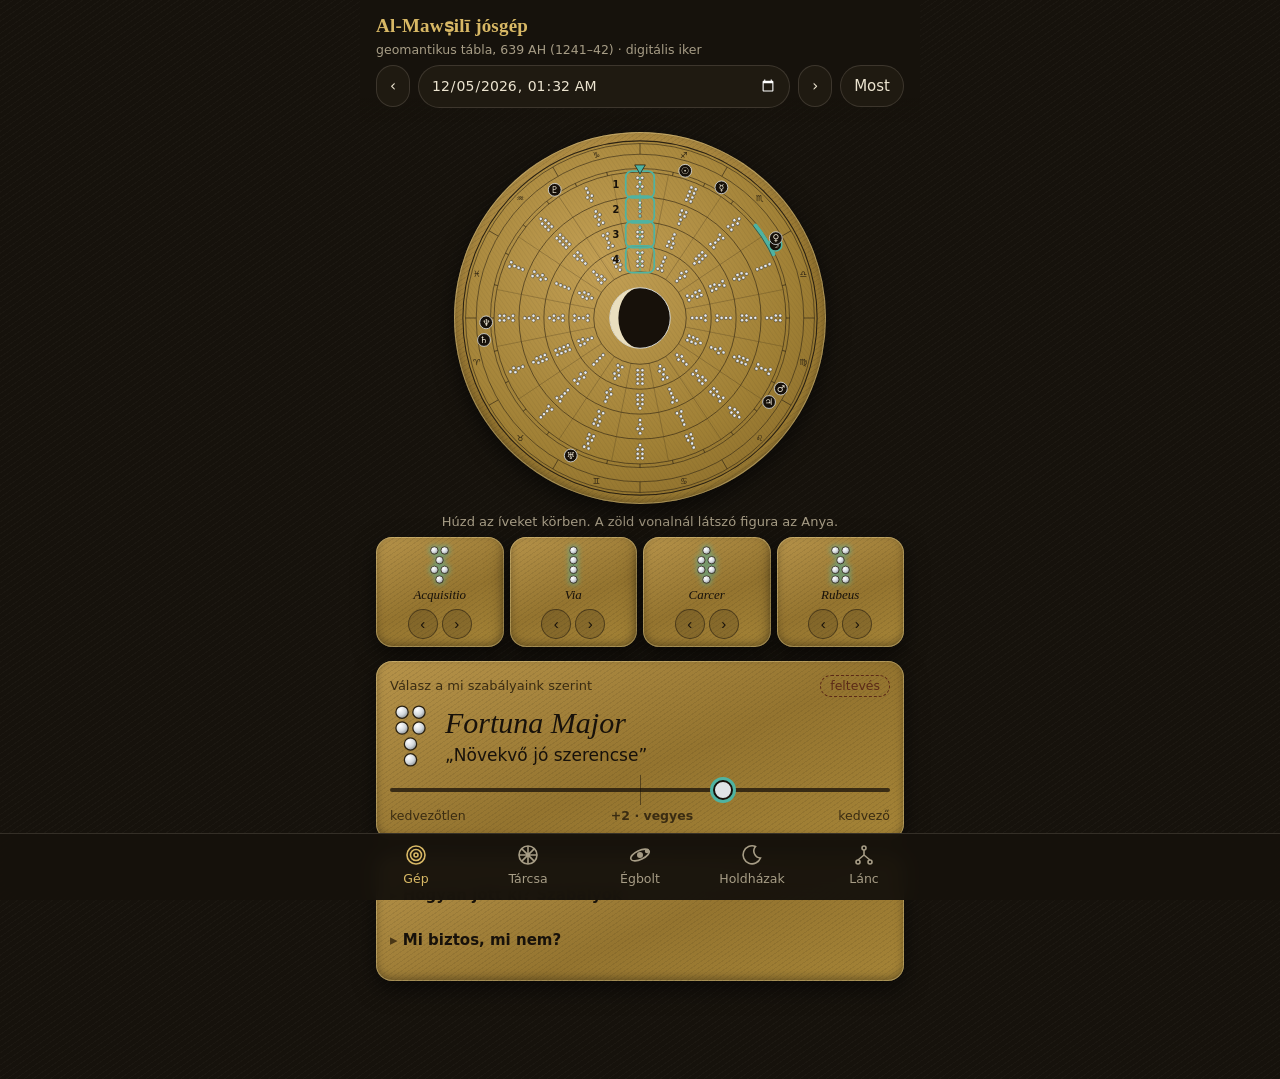
<file: josgep/index.html>
<!DOCTYPE html>
<html lang="hu"><head><meta charset="utf-8"><meta name="viewport" content="width=device-width,initial-scale=1,viewport-fit=cover">
<meta name="theme-color" content="#16120c"><link rel="manifest" href="manifest.webmanifest"><link rel="icon" href="icon-192.png">
<title>Al-Mawṣilī jósgép</title><style>:root{--ground:#16120c;--ground2:#1f1a11;--brass:#a8863f;--brass-hi:#d8b865;--brass-lo:#6a5226;--silver:#dfe3e6;--ink:#17110a;--parch:#ece4d0;--mut:#a79d86;--verd:#4fb3a1;--bad:#d9826b;--line:rgba(236,228,208,.14)}
*{box-sizing:border-box;-webkit-tap-highlight-color:transparent}
html,body{margin:0;background:var(--ground)}
body{color:var(--parch);font:15px/1.5 system-ui,-apple-system,"Segoe UI",Roboto,sans-serif;background:
 repeating-linear-gradient(-35deg,rgba(236,228,208,.025) 0 1px,transparent 1px 5px),var(--ground);min-height:100vh;padding-bottom:84px}
.serif,h1,h2,h3{font-family:"Palatino Linotype","Book Antiqua",Palatino,"Iowan Old Style",Georgia,serif}
header{position:sticky;top:0;z-index:5;background:linear-gradient(var(--ground) 80%,rgba(22,18,12,0));padding:12px 16px 14px;max-width:560px;margin:auto}
h1{font-size:19px;font-weight:600;letter-spacing:.01em;margin:0 0 8px;color:var(--brass-hi)}
h1 small{display:block;font:12.5px system-ui,sans-serif;color:var(--mut);letter-spacing:0;margin-top:1px}
.tbar{display:flex;gap:8px;align-items:center}
.tbar input{flex:1;min-width:0;background:var(--ground2);color:var(--parch);border:1px solid var(--line);border-radius:999px;padding:9px 14px;font:inherit;color-scheme:dark}
.btn{background:var(--ground2);color:var(--parch);border:1px solid var(--line);border-radius:999px;padding:9px 13px;font:inherit;cursor:pointer;min-height:40px}
.btn:focus-visible,input:focus-visible,summary:focus-visible,nav button:focus-visible{outline:2px solid var(--verd);outline-offset:2px}
main{max-width:560px;margin:auto;padding:0 16px}
.screen{display:none}.screen.on{display:block}
.plate{position:relative;border-radius:16px;background:linear-gradient(158deg,#b6934a,#94742f 55%,#a58437);color:var(--ink);box-shadow:inset 0 0 0 1px rgba(255,236,170,.35),inset 0 -3px 8px rgba(0,0,0,.35),0 8px 22px rgba(0,0,0,.55);padding:14px;margin:14px 0;overflow:hidden}
.plate::after{content:"";position:absolute;inset:0;background:repeating-linear-gradient(-35deg,rgba(0,0,0,.07) 0 1px,transparent 1px 4px);pointer-events:none;border-radius:inherit}
.plate>*{position:relative;z-index:1}
.inst{padding:8px;border-radius:50%;margin:10px auto;max-width:372px}
.inst svg{display:block;width:100%;height:auto;touch-action:none;user-select:none;-webkit-user-select:none}
.row{display:flex;gap:8px;align-items:center;flex-wrap:wrap}
.chip{font-size:12.5px;border-radius:999px;padding:1px 9px;border:1px solid currentColor;white-space:nowrap}
.chip.src{color:#2a2112}.chip.calc{color:#0d4f45;border-style:solid;background:rgba(79,179,161,.28)}.chip.ass{color:#5b2a17;border-style:dashed}
.dark .chip.src{color:var(--silver)}.dark .chip.calc{color:var(--verd);background:none}.dark .chip.ass{color:var(--bad)}
.lat{font-family:"Palatino Linotype",Palatino,Georgia,serif;font-style:italic}
.ans h2{font-size:30px;line-height:1.1;margin:2px 0 4px;font-style:italic;font-weight:500}
.ans .ind{font-size:17px;margin:0 0 10px}
.gauge{position:relative;height:30px;margin:6px 0 2px}
.gauge .bar{position:absolute;left:0;right:0;top:13px;height:4px;border-radius:2px;background:rgba(23,17,10,.75)}
.gauge .mk{position:absolute;top:5px;width:20px;height:20px;margin-left:-10px;border-radius:50%;background:var(--silver);border:2px solid #17110a;box-shadow:0 0 0 3px var(--verd);transition:left .35s cubic-bezier(.2,.8,.2,1)}
.gauge .t{position:absolute;top:0;width:1px;height:30px;background:rgba(23,17,10,.5)}
.gl{display:flex;justify-content:space-between;font-size:12.5px;color:#3a2c12}
.mothers{display:grid;grid-template-columns:repeat(4,1fr);gap:6px;margin:6px 0}
.mother{text-align:center;font-size:13px}
.mother b{display:block;font-weight:500}
.stp{display:flex;justify-content:center;gap:4px;margin-top:4px}
.stp button{width:30px;height:30px;border-radius:50%;border:1px solid rgba(23,17,10,.5);background:rgba(23,17,10,.15);color:var(--ink);font-size:15px;line-height:1;padding:0;cursor:pointer}
details{margin:10px 0}
summary{cursor:pointer;font-weight:600;padding:6px 0;list-style:none}
summary::-webkit-details-marker{display:none}
summary::before{content:"▸ ";color:#4a3716}details[open]>summary::before{content:"▾ "}
.rule{margin:9px 0;padding-left:10px;border-left:3px solid rgba(23,17,10,.55);font-size:14px}
.rule .sc{font-weight:700}
.tg{display:flex;gap:12px;flex-wrap:wrap;font-size:14px}
.tg label{display:flex;gap:6px;align-items:center}
.sm{font-size:13px;color:#3a2c12}
.dark{color:var(--parch)}
.card{background:var(--ground2);border:1px solid var(--line);border-radius:10px;padding:12px;margin:10px 0}
.card h3{margin:0 0 6px;font-size:16px;color:var(--brass-hi)}
.body{display:grid;grid-template-columns:auto 1fr;gap:10px;align-items:center;padding:10px 0;border-bottom:1px solid var(--line)}
.body:last-child{border:0}
.body .n{font-weight:600}.body .m{font-size:13.5px;color:var(--mut)}
.f{display:grid;grid-template-columns:auto 1fr;gap:12px;align-items:center;margin:10px 0}
.f.hit{outline:2px solid var(--verd);outline-offset:4px;border-radius:12px}
.f .nm{font-size:17px}.f .ar{font-size:13.5px;opacity:.85}.f .ind{font-size:14px;margin-top:2px}
.q{font-size:14px;margin:18px 0 0;color:var(--brass-hi);font-weight:600}
.chips{display:flex;gap:6px;flex-wrap:wrap;margin:6px 0 4px}
.chips button{background:var(--ground2);color:var(--parch);border:1px solid var(--line);border-radius:999px;padding:7px 12px;font:inherit;font-size:14px;min-height:36px}
.chips button.on{border-color:var(--verd);color:var(--verd)}
nav{position:fixed;left:0;right:0;bottom:0;z-index:6;background:rgba(22,18,12,.96);border-top:1px solid var(--line);backdrop-filter:blur(8px)}
nav div{max-width:560px;margin:auto;display:grid;grid-template-columns:repeat(5,1fr)}
nav button{background:none;border:0;color:var(--mut);padding:9px 2px 11px;font:inherit;font-size:12.5px;display:flex;flex-direction:column;align-items:center;gap:3px;cursor:pointer;min-height:56px}
nav button svg{width:24px;height:24px}
nav button.on{color:var(--brass-hi)}
.note{font-size:13px;color:var(--mut)}
.plate .note{color:#3a2c12}
.chain{display:grid;grid-template-columns:78px 1fr;gap:8px 10px;align-items:center;padding:8px 0;border-bottom:1px solid rgba(23,17,10,.25)}
.chain:last-child{border:0}
.chain .fs{display:flex;gap:10px;flex-wrap:wrap}
.chain .it{text-align:center;font-size:12.5px}
.sw{height:20px}
@keyframes sweep{from{transform:rotate(-70deg);opacity:0}to{transform:rotate(0);opacity:1}}
.first .pl{transform-origin:200px 200px;animation:sweep 1.4s cubic-bezier(.2,.8,.2,1) both}
.disc{transition:transform .5s cubic-bezier(.2,.8,.2,1);transform-origin:200px 200px}
@media (prefers-reduced-motion:reduce){.first .pl{animation:none}.disc,.gauge .mk{transition:none}}
.big{font-size:22px}
.card .chip.src{color:var(--silver)}.card .chip.calc{color:var(--verd);background:none}.card .chip.ass{color:var(--bad)}
.tbar input{font-size:14px;padding:9px 12px}
</style></head><body>
<svg width="0" height="0" style="position:absolute" aria-hidden="true"><defs>
<radialGradient id="stud" cx=".35" cy=".3" r=".8"><stop offset="0" stop-color="#ffffff"/><stop offset=".55" stop-color="#d3d8dc"/><stop offset="1" stop-color="#7f858a"/></radialGradient>
<radialGradient id="brass" cx=".4" cy=".35" r=".9"><stop offset="0" stop-color="#c3a055"/><stop offset=".6" stop-color="#a08035"/><stop offset="1" stop-color="#7f6226"/></radialGradient>
<pattern id="hatch" width="4" height="4" patternUnits="userSpaceOnUse" patternTransform="rotate(-35)"><line x1="0" y1="0" x2="0" y2="4" stroke="#000" stroke-opacity=".09" stroke-width="1"/></pattern></defs></svg>
<header><h1>Al-Mawṣilī jósgép<small>geomantikus tábla, 639 AH (1241–42) · digitális iker</small></h1>
<div class="tbar"><button class="btn" id="tm" aria-label="Egy nappal korábban">‹</button><input type="datetime-local" id="ti" aria-label="Időpont (UTC)"><button class="btn" id="tp" aria-label="Egy nappal később">›</button><button class="btn" id="tn">Most</button></div></header>
<main><section id="gep" class="screen on"></section><section id="tarcsa" class="screen"></section><section id="eg" class="screen"></section><section id="hold" class="screen"></section><section id="lanc" class="screen"></section></main>
<nav aria-label="Fő menü"><div><button data-t="gep"><svg viewBox="0 0 24 24" fill="none" stroke="currentColor" stroke-width="1.6"><circle cx="12" cy="12" r="9"/><circle cx="12" cy="12" r="5.5"/><circle cx="12" cy="12" r="2"/></svg><span>Gép</span></button><button data-t="tarcsa"><svg viewBox="0 0 24 24" fill="none" stroke="currentColor" stroke-width="1.6"><circle cx="12" cy="12" r="9"/><path d="M12 3v18M3 12h18M5.6 5.6l12.8 12.8M18.4 5.6L5.6 18.4"/></svg><span>Tárcsa</span></button><button data-t="eg"><svg viewBox="0 0 24 24" fill="none" stroke="currentColor" stroke-width="1.6"><ellipse cx="12" cy="12" rx="10" ry="4.5" transform="rotate(-25 12 12)"/><circle cx="12" cy="12" r="2.2" fill="currentColor"/><circle cx="19" cy="8" r="1.4" fill="currentColor"/></svg><span>Égbolt</span></button><button data-t="hold"><svg viewBox="0 0 24 24" fill="none" stroke="currentColor" stroke-width="1.6"><path d="M15.5 3.5A9 9 0 1 0 20.5 15 7 7 0 0 1 15.5 3.5z"/></svg><span>Holdházak</span></button><button data-t="lanc"><svg viewBox="0 0 24 24" fill="none" stroke="currentColor" stroke-width="1.6"><circle cx="12" cy="5" r="2"/><circle cx="6" cy="19" r="2"/><circle cx="18" cy="19" r="2"/><path d="M12 7v5M12 12l-6 5M12 12l6 5"/></svg><span>Lánc</span></button></div></nav>
<script>var LAT=["Via","Cauda Draconis","Puer","Fortuna Minor","Puella","Amissio","Carcer","Laetitia","Caput Draconis","Conjunctio","Acquisitio","Rubeus","Fortuna Major","Albus","Tristitia","Populus"];
function lat(v){return LAT[15-v];}
var DIAL=[[0,"al-jamāʿa"],[15,"ṭarīq"],[12,"nuṣra khārija"],[3,"nuṣra dākhila"],[5,"qabḍ dākhil"],[10,"qabḍ khārij"],[2,"bayāḍ"],[4,"ḥumra"],[8,"al-ḥiyān"],[1,"inkīs"],[7,"ʿataba dākhila"],[14,"ʿataba khārija"],[11,"awrāʿ"],[13,"jawdala"],[6,"ijtimāʿ"],[9,"ʿuqla"]];
var LD=[
["Északi téli negyed","al-balda, nyugvás",13,"Vegyes, jó előjel felé hajló"],
["Északi téli negyed","al-ḥaqʿa, kelés",2,"Növekvően vegyes"],
["Északi téli negyed","al-ʿawwāʾ, kelés és nyugvás",15,"Vegyes"],
["Északi téli negyed","al-thurayyā, kelés",3,"Növekvő jó szerencse"],
["Nyugati őszi negyed","al-simāk, al-ghafr, kelés és nyugvás",9,"Állandó balszerencse"],
["Nyugati őszi negyed","al-hanʿa, nyugvás",10,"Csökkenő rossz szerencse"],
["Nyugati őszi negyed","al-zubānā, al-iklīl, kelés",14,"Csökkenő rossz előjel"],
["Nyugati őszi negyed","al-dabarān, nyugvás",1,"Növekvő rossz szerencse"],
["Déli nyári negyed","al-balda, kelés",11,"Növekvően vegyes"],
["Déli nyári negyed","al-ḥaqʿa, nyugvás",4,"Rossz szerencse"],
["Déli nyári negyed","al-naʿāʾim, kelés",0,"Súlyos szerencsétlenség"],
["Déli nyári negyed","al-thurayyā, nyugvás",12,"Csökkenő jó szerencse"],
["Keleti tavaszi negyed","al-dhirāʿ, al-nathra és al-ṭarf",6,"Vegyes, se nem növekvő, se nem csökkenő"],
["Keleti tavaszi negyed","al-hanʿa, kelés",5,"Növekvő jó szerencse"],
["Keleti tavaszi negyed","al-zubānā, al-iklīl, nyugvás",7,"Növekvő jó szerencse"],
["Keleti tavaszi negyed","al-dabarān, kelés",8,"Csökkenő jó szerencse"]];
function ld(v){for(var i=0;i<LD.length;i++)if(LD[i][2]==v)return LD[i];}
function dialName(v){for(var i=0;i<DIAL.length;i++)if(DIAL[i][0]==v)return DIAL[i][1];}
function line(v,k){return (v>>(3-k))&1;} // k=0 felső sor
var MN=["al-sharaṭān","al-buṭayn","al-thurayyā","al-dabarān","al-ḥaqʿa","al-hanʿa","al-dhirāʿ","al-nathra","al-ṭarf","al-jabha","al-zubra","al-ṣarfa","al-ʿawwāʾ","al-simāk","al-ghafr","al-zubānā","al-iklīl","al-qalb","al-shawla","al-naʿāʾim","al-balda","saʿd al-dhābiḥ","saʿd bulaʿ","saʿd al-suʿūd","saʿd al-akhbiya","al-fargh al-muqaddam","al-fargh al-muʾakhkhar","al-risha"];
function rad(x){return x*Math.PI/180;}function nm(x){x%=360;return x<0?x+360:x;}
function astro(ms){var d=(ms-Date.UTC(2000,0,1,12))/864e5;
 var L=218.316+13.176396*d,Mp=134.963+13.064993*d,D=297.850+12.190749*d,M=357.529+0.985600*d;
 var moon=nm(L+6.289*Math.sin(rad(Mp))+1.274*Math.sin(rad(2*D-Mp))+0.658*Math.sin(rad(2*D))+0.214*Math.sin(rad(2*Mp))-0.186*Math.sin(rad(M)));
 var g=357.528+0.9856003*d,sun=nm(280.460+0.9856474*d+1.915*Math.sin(rad(g))+0.020*Math.sin(rad(2*g)));
 return {moon:moon,sun:sun};}
function norm(t){return t.replace(/[ʿʾʼ’']/g,'').replace(/ā/g,'a').replace(/ī/g,'i').replace(/ū/g,'u').replace(/ṭ/g,'t').replace(/ḥ/g,'h').replace(/ḍ/g,'d').replace(/ṣ/g,'s').replace(/ẓ/g,'z').replace(/ʾ/g,'');}
function phaseName(e){var p=[["újhold",0],["növekvő sarló",45],["első negyed",90],["növekvő hold",135],["telihold",180],["fogyó hold",225],["utolsó negyed",270],["fogyó sarló",315]];var i=Math.round(e/45)%8;return p[i][0];}

var PL=[["Merkúr",[0.38709927,0.00000037,0.20563593,0.00001906,7.00497902,-0.00594749,252.25032350,149472.67411175,77.45779628,0.16047689,48.33076593,-0.12534081]],
["Vénusz",[0.72333566,0.00000390,0.00677672,-0.00004107,3.39467605,-0.00078890,181.97909950,58517.81538729,131.60246718,0.00268329,76.67984255,-0.27769418]],
["Mars",[1.52371034,0.00001847,0.09339410,0.00007882,1.84969142,-0.00813131,-4.55343205,19140.30268499,-23.94362959,0.44441088,49.55953891,-0.29257343]],
["Jupiter",[5.20288700,-0.00011607,0.04838624,-0.00013253,1.30439695,-0.00183714,34.39644051,3034.74612775,14.72847983,0.21252668,100.47390909,0.20469106]],
["Szaturnusz",[9.53667594,-0.00125060,0.05386179,-0.00050991,2.48599187,0.00193609,49.95424423,1222.49362201,92.59887831,-0.41897216,113.66242448,-0.28867794]],
["Uránusz",[19.18916464,-0.00196176,0.04725744,-0.00004397,0.77263783,-0.00242939,313.23810451,428.48202785,170.95427630,0.40805281,74.01692503,0.04240589]],
["Neptunusz",[30.06992276,0.00026291,0.00859048,0.00005105,1.77004347,0.00035372,-55.12002969,218.45945325,44.96476227,-0.32241464,131.78422574,-0.00508664]],
["Plútó (törpebolygó)",[39.48211675,-0.00031596,0.24882730,0.00005170,17.14001206,0.00004818,238.92903833,145.20780515,224.06891629,-0.04062942,110.30393684,-0.01183482]]];
var EMB=[1.00000261,0.00000562,0.01671123,-0.00004392,-0.00001531,-0.01294668,100.46457166,35999.37244981,102.93768193,0.32327364,0,0];
var SIGNS=["Kos","Bika","Ikrek","Rák","Oroszlán","Szűz","Mérleg","Skorpió","Nyilas","Bak","Vízöntő","Halak"];
function helio(el,T){var a=el[0]+el[1]*T,e=el[2]+el[3]*T,I=rad(el[4]+el[5]*T),L=el[6]+el[7]*T,w=el[8]+el[9]*T,N=el[10]+el[11]*T;
 var om=rad(w-N),M=rad(nm(L-w));if(M>Math.PI)M-=2*Math.PI;var E=M+e*Math.sin(M);for(var i=0;i<12;i++)E=E-(E-e*Math.sin(E)-M)/(1-e*Math.cos(E));
 var xp=a*(Math.cos(E)-e),yp=a*Math.sqrt(1-e*e)*Math.sin(E),cw=Math.cos(om),sw=Math.sin(om),cN=Math.cos(rad(N)),sN=Math.sin(rad(N)),cI=Math.cos(I),sI=Math.sin(I);
 return [(cw*cN-sw*sN*cI)*xp+(-sw*cN-cw*sN*cI)*yp,(cw*sN+sw*cN*cI)*xp+(-sw*sN+cw*cN*cI)*yp,(sw*sI)*xp+(cw*sI)*yp];}
function plon(el,ms){var T=((ms-Date.UTC(2000,0,1,12))/864e5)/36525,p=helio(el,T),e=helio(EMB,T);
 return nm(Math.atan2(p[1]-e[1],p[0]-e[0])*180/Math.PI+1.3969713*T);}
function rowsOf(idx){var k2=norm(MN[idx]).replace(/^al-/,'');return LD.filter(function(r){return norm(r[1]).indexOf(k2)>=0;});}
var ARC=[5,0,10,15,3,6,9,12,1,4,14,11,2,7,8,13];
var CODING={13:[0,0,1],2:[0,1,0],15:[0,0,0],3:[1,1,1],9:[-1,0,0],10:[-1,-1,1],14:[-1,-1,1],1:[-1,1,-1],11:[0,1,0],4:[-1,0,0],0:[-2,0,0],12:[1,-1,-1],6:[0,0,0],5:[1,1,1],7:[1,1,1],8:[1,-1,-1]}; // kód: [hangnem, tendencia, irány]
var RON={R2:true,R3:true,R4:true,R5:true};
function calc(Mx){var Dx=[];for(var k=0;k<4;k++){var v=0;for(var m=0;m<4;m++)v=v*2+line(Mx[m],k);Dx.push(v);}
 var Nx=[Mx[0]^Mx[1],Mx[2]^Mx[3],Dx[0]^Dx[1],Dx[2]^Dx[3]];var Wx=[Nx[0]^Nx[1],Nx[2]^Nx[3]];var Jx=Wx[0]^Wx[1];return {D:Dx,N:Nx,W:Wx,J:Jx,R:Jx^Mx[0]};}

// ===== állapot =====
var ST={ms:Date.now(),JO:[0,3,6,9],RON:{R2:true,R3:true,R4:true,R5:true},tab:'gep',pos:0,qf:'',first:true};
try{var sv=JSON.parse(localStorage.getItem('tablaST')||'null');if(sv){if(sv.JO&&sv.JO.length==4)ST.JO=sv.JO;if(sv.RON)for(var k in sv.RON)ST.RON[k]=sv.RON[k];}}catch(e){}
function save(){try{localStorage.setItem('tablaST',JSON.stringify({JO:ST.JO,RON:ST.RON}));}catch(e){}}
var $=function(i){return document.getElementById(i);};
var SYM={"Nap":"☉","Hold":"☽","Merkúr":"☿","Vénusz":"♀","Mars":"♂","Jupiter":"♃","Szaturnusz":"♄","Uránusz":"♅","Neptunusz":"♆","Plútó":"♇"};
var ZS=["♈","♉","♊","♋","♌","♍","♎","♏","♐","♑","♒","♓"];
var VS="︎";
function mod(a,n){return ((a%n)+n)%n;}
function sgn(x){return x>0?1:x<0?-1:0;}
function pol(r,deg){var t=deg*Math.PI/180;return [200+r*Math.sin(t),200-r*Math.cos(t)];}
function lonTheta(l){return 270-l;}
// szegecs-figura (SVG csoport)
function studs(v){var h='';for(var k=0;k<4;k++){var y=(k-1.5)*6.2,one=(v>>(3-k))&1;if(one)h+='<circle cx="0" cy="'+y+'" r="2.4" fill="url(#stud)" stroke="#2b2110" stroke-width=".5"/>';else h+='<circle cx="-3.3" cy="'+y+'" r="2.4" fill="url(#stud)" stroke="#2b2110" stroke-width=".5"/><circle cx="3.3" cy="'+y+'" r="2.4" fill="url(#stud)" stroke="#2b2110" stroke-width=".5"/>';}return h;}
function figSvg(v,h,hl){var w=Math.round(h*0.62);return '<svg viewBox="-8 -12.4 16 24.8" width="'+w+'" height="'+h+'" style="display:block'+(hl?';filter:drop-shadow(0 0 3px #4fb3a1)':'')+'" aria-hidden="true">'+studs(v)+'</svg>';}
function ldOf(v){return ld(v);}
// ===== a Hold, a Nap és a bolygók =====
function sky(ms){var a=astro(ms),el=nm(a.moon-a.sun),b=[["Nap",a.sun,0],["Hold",a.moon,0]];
 PL.forEach(function(p){var l=plon(p[1],ms),l1=plon(p[1],ms+864e5);b.push([p[0].split(' ')[0],l,nm(l1-l)>180?1:0]);});
 return {a:a,el:el,b:b,waxing:el<180,midx:Math.floor(a.moon/(360/28))};}
// ===== válasz-szabályok =====
function answer(Mx,S){var c=calc(Mx),R=c.R,Jv=c.J,cr=CODING[R],cj=CODING[Jv],lr=ld(R),lj=ld(Jv),L=[],score=0;
 var mname=MN[S.midx];var merc=S.b[2];
 L.push({k:'R1',tag:'src',t:'<b>Forrás.</b> Az Eredmény, <i class="lat">'+lat(R)+'</i>, a nagy tárcsán: „'+lr[3]+'” ('+lr[1]+'). A Bíró, <i class="lat">'+lat(Jv)+'</i>: „'+lj[3]+'”.'});
 var s1=cr[0]*2+cr[2];score+=s1;L.push({k:'R1p',tag:'ass',t:'<b>A jelzés kódolása.</b> A szöveget hangnemre és irányra bontottuk: hangnem '+(cr[0]>0?'jó':cr[0]<0?'rossz':'vegyes')+', irány '+(cr[2]>0?'javuló':cr[2]<0?'romló':'változatlan')+'.',s:s1});
 var s2=cj[0];score+=s2;L.push({k:'R1b',tag:'ass',t:'<b>A Bíró hangneme</b> '+(cj[0]>0?'jó':cj[0]<0?'rossz':'vegyes')+'.',s:s2});
 if(ST.RON.R2){var tr=cr[1],t,sc=0;if(tr===0)t='A jelzésnek nincs növekvő vagy csökkenő iránya, a Hold fázisa nem számít.';else{var ok=(tr>0&&S.waxing)||(tr<0&&!S.waxing);var add=ok?cr[2]:-cr[2];sc=sgn(add);score+=sc;t='A jelzés '+(tr>0?'növekvő':'csökkenő')+', a Hold '+(S.waxing?'növekvő':'fogyó')+' ('+phaseName(S.el)+'): '+(ok?'megerősíti':'ellentmond')+'.';}
  L.push({k:'R2',tag:'ass',t:'<b>Hold-fázis.</b> '+t,s:sc});}
 if(ST.RON.R3){var key=norm(mname).replace(/^al-/,'');var hits=[['Eredmény',R],['Bíró',Jv],['1. Tanú',c.W[0]],['2. Tanú',c.W[1]]].filter(function(g){return norm(ld(g[1])[1]).indexOf(key)>=0;});
  L.push({k:'R3',tag:'ass',t:'<b>Holdház-egyezés.</b> A Hold a(z) '+mname+' holdházban jár. '+(hits.length?'Ez szerepel a következők sorában: '+hits.map(function(h){return h[0];}).join(', ')+'. Figyelemre méltó, pontot nem ad.':'Nem szerepel az Eredmény, a Bíró és a Tanúk sorában.'),s:0});}
 if(ST.RON.R4){L.push({k:'R4',tag:'ass',t:'<b>Jegyek.</b> A Nap '+SIGNS[Math.floor(S.a.sun/30)]+', a Hold '+SIGNS[Math.floor(S.a.moon/30)]+' jegyben áll. Tájékoztató, pontot nem ad.',s:0});}
 if(ST.RON.R5){L.push({k:'R5',tag:'ass',t:'<b>Merkúr.</b> '+(merc[2]?'A Merkúr retrográd; a hagyományos csillagjóslás szerint a kérdés körülményei bizonytalanabbak. Pontot nem ad.':'A Merkúr nem retrográd, nincs külön megjegyzés.'),s:0});}
 var verdict=score>=3?'kedvező':score<=-3?'kedvezőtlen':'vegyes';
 return {c:c,R:R,Jv:Jv,lr:lr,lj:lj,L:L,score:score,verdict:verdict};}
// ===== műszer =====
var RR=[150,122,94,66];var ringRot=[0,0,0,0];
function instrument(S,first){var h='<svg id="instSvg" viewBox="0 0 400 400" role="img" aria-label="Jós gép: négy csúszóív, az égbolt gyűrűje és a Hold fázisa">';
 h+='<circle cx="200" cy="200" r="199" fill="url(#brass)" stroke="#2a2112" stroke-width="1.2"/><circle cx="200" cy="200" r="199" fill="url(#hatch)"/>';
 // égbolt-gyűrű
 h+='<g class="skyg'+(first?' first':'')+'">';
 [196,184,168].forEach(function(r){h+='<circle cx="200" cy="200" r="'+r+'" fill="none" stroke="#2a2112" stroke-opacity=".7" stroke-width=".9"/>';});
 for(var i=0;i<12;i++){var p1=pol(184,lonTheta(i*30)),p2=pol(196,lonTheta(i*30)),pc=pol(190,lonTheta(i*30+15));h+='<line x1="'+p1[0].toFixed(1)+'" y1="'+p1[1].toFixed(1)+'" x2="'+p2[0].toFixed(1)+'" y2="'+p2[1].toFixed(1)+'" stroke="#2a2112" stroke-opacity=".7"/><text x="'+pc[0].toFixed(1)+'" y="'+(pc[1]+3.4).toFixed(1)+'" font-size="9.5" text-anchor="middle" fill="#2a2112">'+ZS[i]+VS+'</text>';}
 for(var m=0;m<28;m++){var q1=pol(164,lonTheta(m*360/28)),q2=pol(168,lonTheta(m*360/28));h+='<line x1="'+q1[0].toFixed(1)+'" y1="'+q1[1].toFixed(1)+'" x2="'+q2[0].toFixed(1)+'" y2="'+q2[1].toFixed(1)+'" stroke="#2a2112" stroke-width=".8"/>';}
 var a0=lonTheta(S.midx*360/28),a1=lonTheta((S.midx+1)*360/28);var P0=pol(166,a0),P1=pol(166,a1);
 h+='<path d="M'+P0[0].toFixed(1)+' '+P0[1].toFixed(1)+' A166 166 0 0 0 '+P1[0].toFixed(1)+' '+P1[1].toFixed(1)+'" stroke="#4fb3a1" stroke-width="5" fill="none" stroke-linecap="round"/>';
 var bs=S.b.map(function(x,i){return {n:x[0],l:x[1],r:x[2]};}).sort(function(x,y){return x.l-y.l;});var lvl=0,prev=-99;
 bs.forEach(function(x){lvl=(x.l-prev<8)?(lvl+1)%3:0;prev=x.l;x.lv=lvl;});
 h+='<g class="pl">';bs.forEach(function(x){var rr=177+(x.lv-1)*0;var pr=[173,177,181][x.lv];var p=pol(pr,lonTheta(x.l));var moon=x.n=='Hold';
  h+='<g><circle cx="'+p[0].toFixed(1)+'" cy="'+p[1].toFixed(1)+'" r="7.2" fill="#17110a" stroke="'+(moon?'#4fb3a1':'#dfe3e6')+'" stroke-width="'+(moon?1.8:.9)+'"/><text x="'+p[0].toFixed(1)+'" y="'+(p[1]+3.6).toFixed(1)+'" font-size="10.5" text-anchor="middle" fill="#f1ead6">'+SYM[x.n]+VS+'</text></g>';});
 h+='</g></g>';
 // ívek
 RR.forEach(function(R,i){h+='<circle cx="200" cy="200" r="'+(R+14)+'" fill="none" stroke="#2a2112" stroke-width=".9" stroke-opacity=".75"/>';});
 h+='<circle cx="200" cy="200" r="52" fill="none" stroke="#2a2112" stroke-width=".9" stroke-opacity=".75"/>';
 RR.forEach(function(R,i){h+='<g class="ring" id="ring'+i+'" transform="rotate('+(-ST.JO[i]*22.5)+' 200 200)">';
  for(var j=0;j<16;j++){var th=j*22.5,p=pol(R,th);h+='<g transform="translate('+p[0].toFixed(1)+' '+p[1].toFixed(1)+') rotate('+th+') scale(.8)">'+studs(ARC[j])+'</g>';
   var d1=pol(R-14,th+11.25),d2=pol(R+14,th+11.25);h+='<line x1="'+d1[0].toFixed(1)+'" y1="'+d1[1].toFixed(1)+'" x2="'+d2[0].toFixed(1)+'" y2="'+d2[1].toFixed(1)+'" stroke="#2a2112" stroke-opacity=".35" stroke-width=".7"/>';}
  h+='</g>';});
 // rögzített elválasztó vonal és jelzők
 h+='<line x1="200" y1="36" x2="200" y2="'+(200-52)+'" stroke="#4fb3a1" stroke-width="1.6" stroke-dasharray="3 3"/>';
 RR.forEach(function(R,i){h+='<rect x="184" y="'+(200-R-15)+'" width="32" height="30" rx="7" fill="none" stroke="#4fb3a1" stroke-width="2"/><text x="173" y="'+(200-R+4)+'" font-size="11" fill="#17110a" text-anchor="middle" font-weight="700">'+(i+1)+'</text>';});
 h+='<path d="M194 28 L206 28 L200 38 Z" fill="#4fb3a1" stroke="#17110a" stroke-width=".8"/>';
 // Hold-fázis középen
 var r=34,e=S.el,wax=e<180,ee=wax?e:360-e,k=Math.cos(ee*Math.PI/180),rx=Math.abs(k)*r,sw=ee<90?0:1;
 h+='<circle cx="200" cy="200" r="'+r+'" fill="#17110a" stroke="#dfe3e6" stroke-width="1"/>';
 var lit='M200 '+(200-r)+' A'+r+' '+r+' 0 0 1 200 '+(200+r)+' A'+rx.toFixed(2)+' '+r+' 0 0 '+sw+' 200 '+(200-r)+' Z';
 h+='<path d="'+lit+'" fill="#eadfbf" transform="'+(wax?'':'translate(400 0) scale(-1 1)')+'"/>';
 return h+'</svg>';}
function setRing(i,o){var g=$('ring'+i);if(g)g.setAttribute('transform','rotate('+(-o*22.5)+' 200 200)');}
var drag=null;
function svgPt(e){var s=$('instSvg'),r=s.getBoundingClientRect();return [(e.clientX-r.left)/r.width*400,(e.clientY-r.top)/r.height*400];}
function angAt(p){return Math.atan2(p[0]-200,200-p[1])*180/Math.PI;}
function bindInst(){var s=$('instSvg');
 s.addEventListener('pointerdown',function(e){var p=svgPt(e),r=Math.hypot(p[0]-200,p[1]-200),i=-1;RR.forEach(function(R,k){if(Math.abs(r-R)<=14)i=k;});if(i<0)return;drag={i:i,a0:angAt(p),o0:ST.JO[i],o:ST.JO[i]};s.setPointerCapture(e.pointerId);e.preventDefault();});
 s.addEventListener('pointermove',function(e){if(!drag)return;var p=svgPt(e),da=angAt(p)-drag.a0;da=((da+540)%360)-180;drag.o=drag.o0-da/22.5;setRing(drag.i,drag.o);});
 var up=function(){if(!drag)return;ST.JO[drag.i]=mod(Math.round(drag.o),16);drag=null;save();renderGep();};
 s.addEventListener('pointerup',up);s.addEventListener('pointercancel',up);}
// ===== Gép képernyő =====
function renderGep(){var S=sky(ST.ms);var Mx=ST.JO.map(function(o){return ARC[o];});var A=answer(Mx,S);
 var h='<div class="plate inst">'+instrument(S,ST.first)+'</div>';
 h+='<div class="row note" style="justify-content:center;margin:-2px 0 4px">Húzd az íveket körben. A zöld vonalnál látszó figura az Anya.</div>';
 h+='<div class="mothers">'+Mx.map(function(v,i){return '<div class="plate mother" style="margin:0;padding:8px 2px"><div style="display:flex;justify-content:center">'+figSvg(v,40,true)+'</div><b class="lat">'+lat(v)+'</b><div class="stp"><button aria-label="'+(i+1)+'. ív vissza" data-r="'+i+'" data-d="-1">‹</button><button aria-label="'+(i+1)+'. ív előre" data-r="'+i+'" data-d="1">›</button></div></div>';}).join('')+'</div>';
 var pct=(Math.max(-6,Math.min(6,A.score))+6)/12*100;
 h+='<div class="plate ans"><div class="row" style="justify-content:space-between"><span class="sm">Válasz a mi szabályaink szerint</span><span class="chip ass">feltevés</span></div><div class="row" style="gap:14px;margin:6px 0">'+figSvg(A.R,66)+'<div><h2>'+lat(A.R)+'</h2><p class="ind" style="margin:0">„'+A.lr[3]+'”</p></div></div>'
  +'<div class="gauge"><div class="bar"></div><div class="t" style="left:50%"></div><div class="mk" style="left:'+pct+'%"></div></div><div class="gl"><span>kedvezőtlen</span><b>'+(A.score>0?'+':'')+A.score+' · '+A.verdict+'</b><span>kedvező</span></div></div>';
 h+='<div class="plate"><details><summary>Hogyan jött ki? Szabályok</summary>'+A.L.map(function(r){return '<div class="rule"><div class="row" style="justify-content:space-between"><span class="chip '+(r.tag=='src'?'src':'ass')+'">'+r.k+' · '+(r.tag=='src'?'forrás':'feltevés')+'</span>'+(r.s!==undefined?'<span class="sc">'+(r.s>0?'+':'')+r.s+'</span>':'')+'</div><div style="margin-top:3px">'+r.t+'</div></div>';}).join('')
  +'<div class="tg" style="margin-top:10px">'+['R2','R3','R4','R5'].map(function(k){return '<label><input type="checkbox" data-t="'+k+'"'+(ST.RON[k]?' checked':'')+'> '+k+'</label>';}).join('')+'</div></details>'
  +'<details><summary>Mi biztos, mi nem?</summary><div class="sm"><p><b>Forrás:</b> a 16 figura sorrendje a tárcsán, a nagy tárcsa holdházai és jelzései (Savage-Smith és Smith), az ívek elve.</p><p><b>Saját számolás:</b> a lánc (Lányok, Unokák, Tanúk, Bíró), a Nap, a Hold és a bolygók helye (JPL-elemek, PyEphem-mel összevetve).</p><p><b>Feltevés:</b> az egyenlő holdház-felosztás, a jelzések pontozása, a Hold-fázis és a Merkúr hatása. A készülék ezeket nem írja le. A válasz vizsgálható modell, nem előrejelzés.</p></div></details></div>';
 $('gep').innerHTML=h;ST.first=false;bindInst();
 $('gep').querySelectorAll('.stp button').forEach(function(b){b.onclick=function(){var i=+b.dataset.r;ST.JO[i]=mod(ST.JO[i]+(+b.dataset.d),16);save();renderGep();};});
 $('gep').querySelectorAll('input[data-t]').forEach(function(c){c.onchange=function(){ST.RON[c.dataset.t]=c.checked;save();var o=$('gep').querySelector('details').open;renderGep();$('gep').querySelector('details').open=o;};});}
// ===== Tárcsa =====
function renderTarcsa(){var p=ST.pos,h='<div class="plate inst"><svg viewBox="0 0 400 400" width="100%" aria-label="Kis tárcsa 16 szektorral és nyitott ablakkal"><circle cx="200" cy="200" r="199" fill="url(#brass)" stroke="#2a2112"/><circle cx="200" cy="200" r="199" fill="url(#hatch)"/><g class="disc" id="discg" style="transform:rotate('+(-p*360/17)+'deg)">';
 for(var j=0;j<17;j++){var th=j*360/17,a=pol(120,th),b=pol(190,th+180/17),c=pol(40,th+180/17);var pl=pol(155,th);
  var d1=pol(80,th-180/17),d2=pol(196,th-180/17);h+='<line x1="'+d1[0].toFixed(1)+'" y1="'+d1[1].toFixed(1)+'" x2="'+d2[0].toFixed(1)+'" y2="'+d2[1].toFixed(1)+'" stroke="#2a2112" stroke-opacity=".6"/>';
  if(j<16)h+='<g transform="translate('+pl[0].toFixed(1)+' '+pl[1].toFixed(1)+') rotate('+th+') scale(1.5)">'+studs(DIAL[j][0])+'</g>';
  else h+='<g transform="translate('+pl[0].toFixed(1)+' '+pl[1].toFixed(1)+') rotate('+th+')"><rect x="-9" y="-14" width="18" height="28" rx="4" fill="none" stroke="#2a2112" stroke-dasharray="3 3"/></g>';
  h+='<g class="tp" data-j="'+j+'"><circle cx="'+pl[0].toFixed(1)+'" cy="'+pl[1].toFixed(1)+'" r="24" fill="transparent"/></g>';}
 h+='<circle cx="200" cy="200" r="78" fill="#17110a" stroke="#dfe3e6" stroke-width=".8"/></g>';
 h+='<rect x="172" y="22" width="56" height="86" rx="10" fill="none" stroke="#4fb3a1" stroke-width="2.4"/><path d="M194 12 L206 12 L200 22 Z" fill="#4fb3a1"/>';
 var cur=p<16?DIAL[p]:null;h+='<text x="200" y="196" text-anchor="middle" font-size="12" fill="#ece4d0">'+(cur?'sorszám':'nyitott')+'</text><text x="200" y="222" text-anchor="middle" font-size="22" fill="#d8b865" font-family="Georgia,serif">'+(p+1)+' / 17</text></svg></div>';
 h+='<input type="range" id="pr" min="0" max="16" value="'+p+'" aria-label="A mutató állása" style="width:100%;accent-color:#4fb3a1">';
 h+='<div class="card">'+(cur?'<div class="f" style="margin:0"><div>'+figSvg(cur[0],64)+'</div><div><div class="nm lat big">'+lat(cur[0])+'</div><div class="ar">'+cur[1]+' · kód '+cur[0]+'</div></div></div>':'<h3>Nyitott ablak</h3><div class="note">Ebben az állásban az ablakban egyik figura sem látszik. Mit jelent a 17. állás, a forrás nem mondja meg.</div>')+'</div>';
 h+='<div class="card note"><span class="chip src">forrás</span> A sorrend a felirat sorrendje az ablaktól az óramutató járásával megegyezően. <span class="chip calc">olvasat</span> A tárcsák leolvasott körsorrendje 16-ból 16 helyen egyezik vele, ha a külső gyűrű a legnagyobb bit.</div>';
 $('tarcsa').innerHTML=h;$('pr').oninput=function(){ST.pos=+this.value;var g=$('discg');g.style.transform='rotate('+(-ST.pos*360/17)+'deg)';updTarcsa();};
 $('tarcsa').querySelectorAll('.tp').forEach(function(g){g.onclick=function(){ST.pos=+g.dataset.j;renderTarcsa();};});}
function updTarcsa(){var x=$('tarcsa').scrollTop;renderTarcsa();}
// ===== Égbolt =====
function renderEg(){var S=sky(ST.ms),T=((ST.ms-Date.UTC(2000,0,1,12))/864e5)/36525;var h='<div class="plate"><div class="row" style="justify-content:space-between"><b class="serif">Naprendszer felülnézetből</b><span class="chip calc">számolás</span></div>';
 var W=400,c=200,R=176,amax=40;function xy(p){var r=Math.sqrt(p[0]*p[0]+p[1]*p[1]),a=Math.atan2(p[1],p[0])+rad(1.3969713*T),rr=Math.sqrt(r/amax)*R;return [c+rr*Math.cos(a),c-rr*Math.sin(a)];}
 h+='<svg viewBox="0 0 400 400" width="100%" aria-label="A bolygók helyzete a Nap körül"><circle cx="200" cy="200" r="198" fill="#17110a"/>';
 PL.forEach(function(p){h+='<circle cx="200" cy="200" r="'+(Math.sqrt(p[1][0]/amax)*R).toFixed(1)+'" fill="none" stroke="#a8863f" stroke-opacity=".5" stroke-width=".8"/>';});
 h+='<circle cx="200" cy="200" r="'+(Math.sqrt(1/amax)*R).toFixed(1)+'" fill="none" stroke="#a8863f" stroke-opacity=".5" stroke-dasharray="2 3"/><circle cx="200" cy="200" r="7" fill="#d8b865"/>';
 var e=xy(helio(EMB,T));h+='<circle cx="'+e[0].toFixed(1)+'" cy="'+e[1].toFixed(1)+'" r="4.2" fill="#4fb3a1"/><text x="'+(e[0]+7).toFixed(1)+'" y="'+(e[1]-6).toFixed(1)+'" font-size="11" fill="#ece4d0">Föld</text>';
 PL.forEach(function(p){var q=xy(helio(p[1],T)),n=p[0].split(' ')[0];h+='<circle cx="'+q[0].toFixed(1)+'" cy="'+q[1].toFixed(1)+'" r="3.4" fill="#dfe3e6"/><text x="'+(q[0]+6).toFixed(1)+'" y="'+(q[1]-5).toFixed(1)+'" font-size="10.5" fill="#a79d86">'+n+'</text>';});
 h+='</svg><div class="note">A távolság gyökskálán van, különben a külső bolygók kiszorítanák a belsőket. A Hold nincs rajta.</div></div>';
 h+='<div class="card dark"><h3>Égitestek</h3>'+S.b.map(function(x){var idx=Math.floor(x[1]/(360/28)),rows=rowsOf(idx);return '<div class="body"><div class="big" style="width:30px;text-align:center">'+SYM[x[0]]+VS+'</div><div><div class="n">'+x[0]+(x[2]?' <span class="note">retrográd</span>':'')+'</div><div class="m">'+ZS[Math.floor(x[1]/30)]+VS+' '+SIGNS[Math.floor(x[1]/30)]+' '+(x[1]%30).toFixed(0)+'° · '+MN[idx]+'</div>'+(rows.length?'<div class="m" style="margin-top:2px">tárcsán: '+rows.map(function(r){return '<i class="lat">'+lat(r[2])+'</i> ('+r[3]+')';}).join('; ')+'</div>':'')+'</div></div>';}).join('')+'</div>';
 h+='<div class="note" style="margin:8px 2px">A forrás a bolygókhoz semmit nem rendel. A táblázat csak azt mutatja, hol állnak, és melyik holdházban. A holdházak egyenlő, 12,857°-os felosztása a mi feltevésünk (al-sharaṭān 0° Kosnál).</div>';
 $('eg').innerHTML=h;}
// ===== Holdházak =====
var QN=["Északi téli negyed","Nyugati őszi negyed","Déli nyári negyed","Keleti tavaszi negyed"];
function renderHold(){var S=sky(ST.ms),key=norm(MN[S.midx]).replace(/^al-/,'');
 var h='<div class="card dark"><div class="note">A Hold most a(z) <b style="color:var(--verd)">'+MN[S.midx]+'</b> holdházban jár. A tárcsa megfelelő sorai zöld kerettel vannak jelölve.</div><div class="chips" role="group" aria-label="Negyed szűrő"><button data-q="" class="'+(ST.qf===''?'on':'')+'">Mind</button>'+QN.map(function(q){return '<button data-q="'+q+'" class="'+(ST.qf===q?'on':'')+'">'+q.replace(' negyed','')+'</button>';}).join('')+'</div></div>';
 var cur='';LD.forEach(function(r){if(ST.qf&&r[0]!==ST.qf)return;if(r[0]!==cur){cur=r[0];h+='<div class="q">'+cur+'</div>';}
  var hit=norm(r[1]).indexOf(key)>=0;h+='<div class="plate" style="margin:8px 0"><div class="f'+(hit?' hit':'')+'" style="margin:0"><div>'+figSvg(r[2],54)+'</div><div><div class="nm lat">'+lat(r[2])+' <span class="ar" style="font-style:normal">· '+dialName(r[2])+'</span></div><div class="ar">'+r[1]+'</div><div class="ind"><b>'+r[3]+'</b></div></div></div></div>';});
 h+='<div class="note" style="margin:10px 2px">Forrás: Savage-Smith és Smith, 1. táblázat. A tárcsán 14 különböző holdház szerepel (a dhirāʿ, nathra és ṭarf egy tételben), kelés vagy nyugvás szerint, nem a 28 teljes köre. A holdházak átírását a könyv oldalfotójával egyeztettem.</div>';
 $('hold').innerHTML=h;$('hold').querySelectorAll('.chips button').forEach(function(b){b.onclick=function(){ST.qf=b.dataset.q;renderHold();};});}
// ===== Lánc =====
function renderLanc(){var Mx=ST.JO.map(function(o){return ARC[o];}),c=calc(Mx),g=function(a,n){return '<div class="it">'+figSvg(a,44)+'<span class="lat">'+lat(a)+'</span></div>';};
 var rows=[['Anyák',Mx,'a négy ív adja'],['Lányok',c.D,'az Anyák sorai, átfordítva'],['Unokák',c.N,'I XOR II, III XOR IV, V XOR VI, VII XOR VIII'],['Tanúk',c.W,'IX XOR X, XI XOR XII'],['Bíró',[c.J],'XIII XOR XIV'],['Eredmény',[c.R],'XV XOR I (a mi láncunk, nem a forrás képlete)']];
 var h='<div class="plate"><div class="row" style="justify-content:space-between"><b class="serif">A lánc</b><span class="chip calc">saját számolás</span></div>'+rows.map(function(r){return '<div class="chain"><div><b>'+r[0]+'</b></div><div><div class="fs">'+r[1].map(g).join('')+'</div><div class="sm">'+r[2]+'</div></div></div>';}).join('')+'</div>';
 var wt=0;for(var k=0;k<4;k++)wt+=(c.J>>k)&1;
 h+='<div class="card dark">A Bíró <b class="lat">'+lat(c.J)+'</b> egypontos sorainak száma: '+wt+' → <b style="color:var(--verd)">'+(wt%2?'páratlan (hiba)':'páros ✓')+'</b>. Mind a 65 536 Anya-kombinációra ellenőriztem, a Bíró mindig páros.</div>';
 h+='<div class="note" style="margin:6px 2px">A 16 hely számozása: Anyák I–IV, Lányok V–VIII, Unokák IX–XII, Tanúk XIII–XIV, Bíró XV, Eredmény XVI. 1 szegecs = 1 bit, 2 szegecs = 0; a felső sor a legnagyobb bit. Az Anyákat a Gép fülön állítod be.</div>';
 $('lanc').innerHTML=h;}
// ===== vezérlés =====
var R={gep:renderGep,tarcsa:renderTarcsa,eg:renderEg,hold:renderHold,lanc:renderLanc};
function show(t){ST.tab=t;['gep','tarcsa','eg','hold','lanc'].forEach(function(k){$(k).className='screen'+(k===t?' on':'');});document.querySelectorAll('nav button').forEach(function(b){b.className=b.dataset.t===t?'on':'';b.setAttribute('aria-current',b.dataset.t===t?'page':'false');});R[t]();window.scrollTo(0,0);}
function pad(n){return n<10?'0'+n:''+n;}
function fmt(ms){var d=new Date(ms);return d.getUTCFullYear()+'-'+pad(d.getUTCMonth()+1)+'-'+pad(d.getUTCDate())+'T'+pad(d.getUTCHours())+':'+pad(d.getUTCMinutes());}
function setTime(ms){ST.ms=ms;$('ti').value=fmt(ms);R[ST.tab]();}
document.querySelectorAll('nav button').forEach(function(b){b.onclick=function(){show(b.dataset.t);};});
$('ti').onchange=function(){var m=Date.parse(this.value+':00Z');if(!isNaN(m))setTime(m);};
$('tm').onclick=function(){setTime(ST.ms-864e5);};$('tp').onclick=function(){setTime(ST.ms+864e5);};$('tn').onclick=function(){setTime(Date.now());};
ST.ms=Date.now();$('ti').value=fmt(ST.ms);show('gep');
if('serviceWorker' in navigator&&location.protocol.indexOf('http')===0){navigator.serviceWorker.register('sw.js').catch(function(){});}
</script></body></html>
</file>
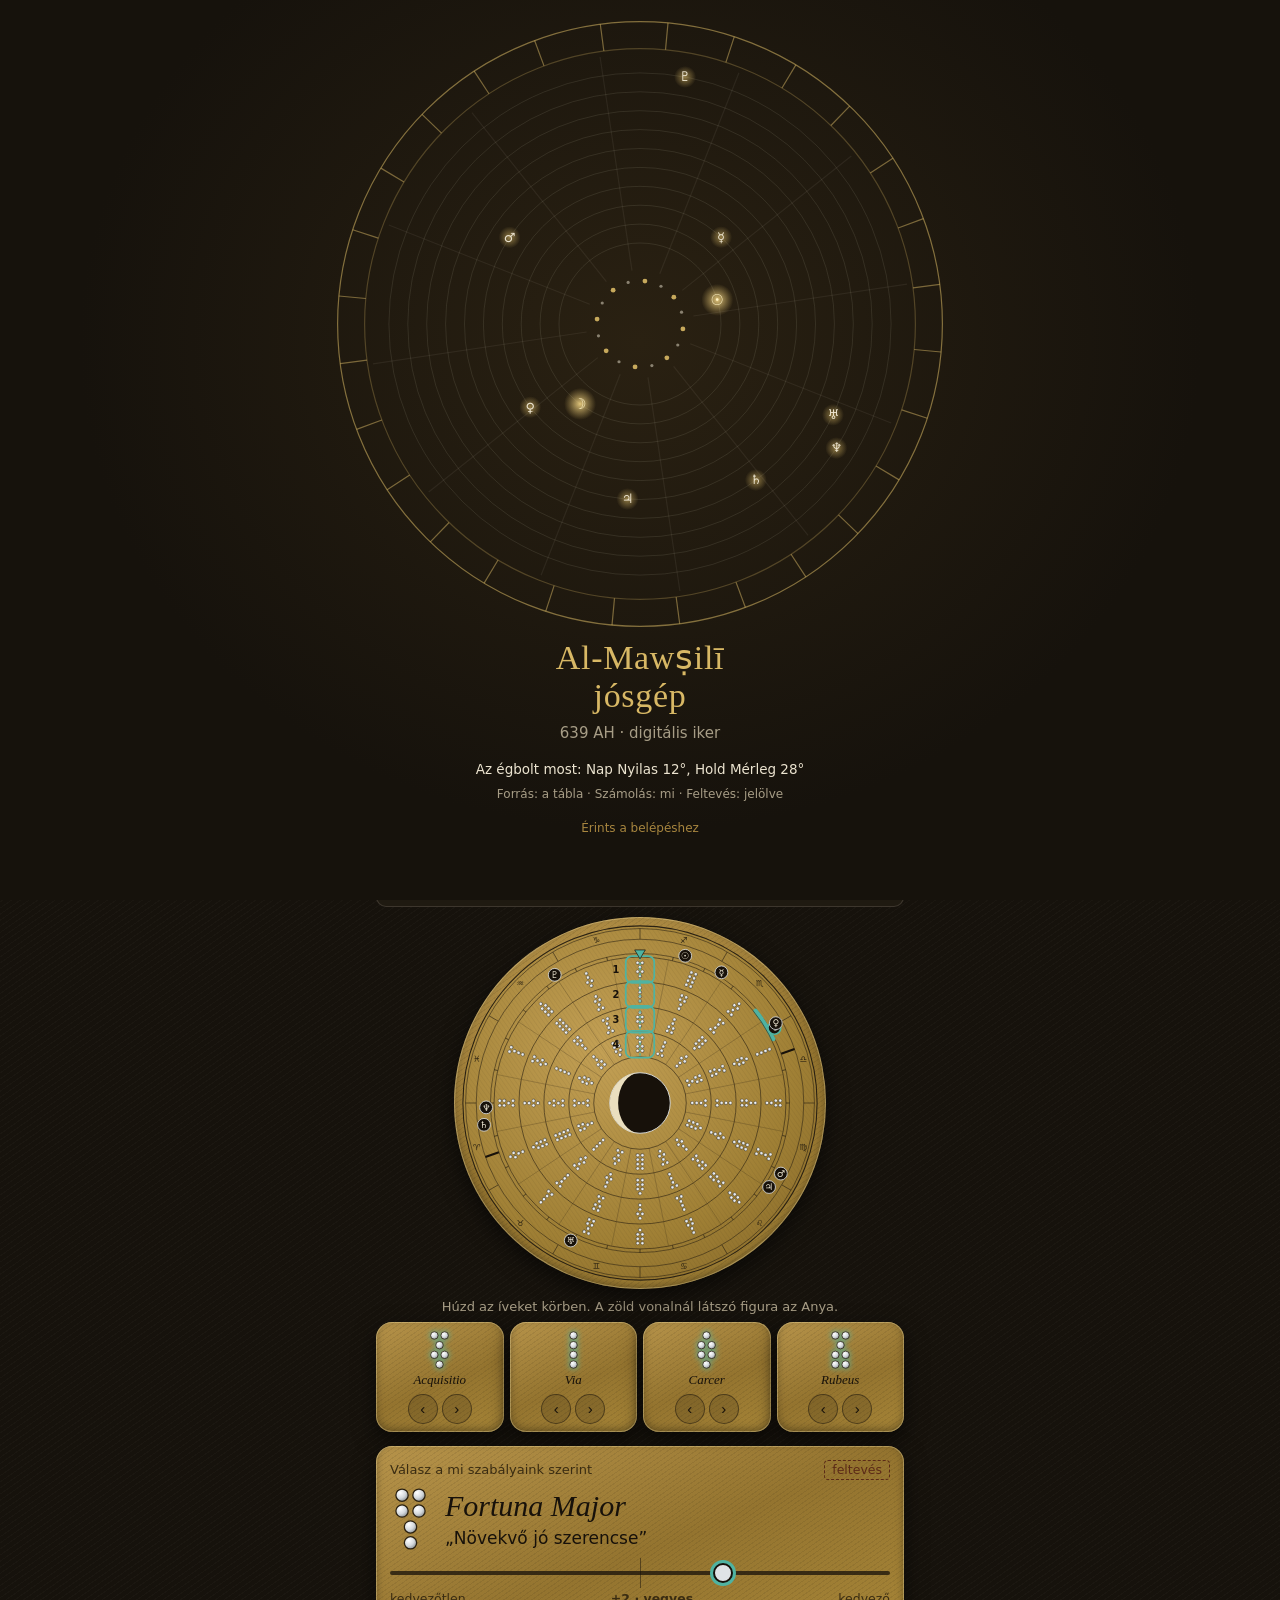
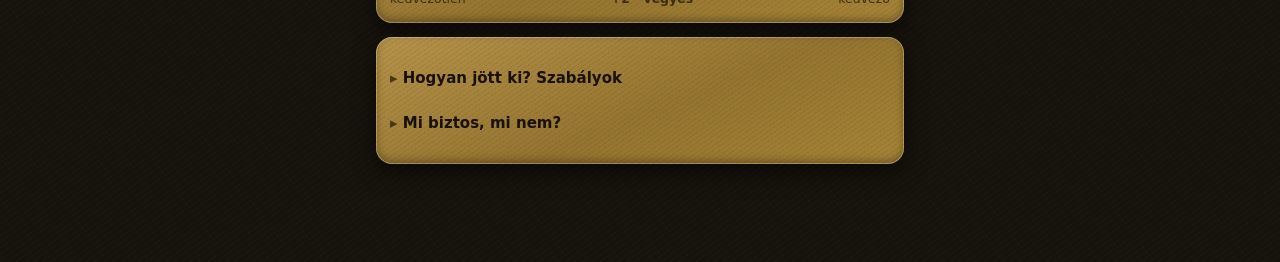
<file: public/josgep/index.html>
<!DOCTYPE html>
<html lang="hu"><head><meta charset="utf-8"><meta name="viewport" content="width=device-width,initial-scale=1,viewport-fit=cover">
<meta name="theme-color" content="#16120c"><link rel="manifest" href="manifest.webmanifest"><link rel="icon" href="icon-192.png">
<title>Al-Mawṣilī jósgép</title><style>:root{--ground:#16120c;--ground2:#1f1a11;--brass:#a8863f;--brass-hi:#d8b865;--brass-lo:#6a5226;--silver:#dfe3e6;--ink:#17110a;--parch:#ece4d0;--mut:#a79d86;--verd:#4fb3a1;--bad:#d9826b;--line:rgba(236,228,208,.14)}
*{box-sizing:border-box;-webkit-tap-highlight-color:transparent}
html,body{margin:0;background:var(--ground)}
body{color:var(--parch);font:15px/1.5 system-ui,-apple-system,"Segoe UI",Roboto,sans-serif;background:
 repeating-linear-gradient(-35deg,rgba(236,228,208,.025) 0 1px,transparent 1px 5px),var(--ground);min-height:100vh;padding-bottom:84px}
.serif,h1,h2,h3{font-family:"Palatino Linotype","Book Antiqua",Palatino,"Iowan Old Style",Georgia,serif}
header{position:static;z-index:5;background:var(--ground);box-shadow:0 6px 8px -4px var(--ground);padding:12px 16px 14px;max-width:560px;margin:auto}
h1{font-size:19px;font-weight:600;letter-spacing:.01em;margin:0 0 8px;color:var(--brass-hi)}
h1 small{display:block;font:12.5px system-ui,sans-serif;color:var(--mut);letter-spacing:0;margin-top:1px}
.tbar{display:flex;gap:8px;align-items:center}
.tbar input{flex:1;min-width:0;background:var(--ground2);color:var(--parch);border:1px solid var(--line);border-radius:999px;padding:9px 14px;font:inherit;color-scheme:dark}
.btn{background:var(--ground2);color:var(--parch);border:1px solid var(--line);border-radius:999px;padding:9px 13px;font:inherit;cursor:pointer;min-height:40px}
.btn:focus-visible,input:focus-visible,summary:focus-visible,nav button:focus-visible{outline:2px solid var(--verd);outline-offset:2px}
main{max-width:560px;margin:auto;padding:0 16px}
.screen{display:none}.screen.on{display:block}
.plate{position:relative;border-radius:16px;background:linear-gradient(158deg,#b6934a,#94742f 55%,#a58437);color:var(--ink);box-shadow:inset 0 0 0 1px rgba(255,236,170,.35),inset 0 -3px 8px rgba(0,0,0,.35),0 8px 22px rgba(0,0,0,.55);padding:14px;margin:14px 0;overflow:hidden}
.plate::after{content:"";position:absolute;inset:0;background:repeating-linear-gradient(-35deg,rgba(0,0,0,.07) 0 1px,transparent 1px 4px);pointer-events:none;border-radius:inherit}
.plate>*{position:relative;z-index:1}
.inst{padding:8px;border-radius:50%;margin:10px auto;max-width:372px}
.inst svg{display:block;width:100%;height:auto;touch-action:none;user-select:none;-webkit-user-select:none}
.row{display:flex;gap:8px;align-items:center;flex-wrap:wrap}
.chip{font-size:12.5px;border-radius:4px;padding:0 7px;border:1px solid currentColor;white-space:nowrap}
.chip.src{color:#2a2112}.chip.calc{color:#0d4f45;border-style:solid;background:rgba(79,179,161,.28)}.chip.ass{color:#5b2a17;border-style:dashed}
.dark .chip.src{color:var(--silver)}.dark .chip.calc{color:var(--verd);background:none}.dark .chip.ass{color:var(--bad)}
.lat{font-family:"Palatino Linotype",Palatino,Georgia,serif;font-style:italic}
.ans h2{font-size:30px;line-height:1.1;margin:2px 0 4px;font-style:italic;font-weight:500}
.ans .ind{font-size:17px;margin:0 0 10px}
.gauge{position:relative;height:30px;margin:6px 0 2px}
.gauge .bar{position:absolute;left:0;right:0;top:13px;height:4px;border-radius:2px;background:rgba(23,17,10,.75)}
.gauge .mk{position:absolute;top:5px;width:20px;height:20px;margin-left:-10px;border-radius:50%;background:var(--silver);border:2px solid #17110a;box-shadow:0 0 0 3px var(--verd);transition:left .35s cubic-bezier(.2,.8,.2,1)}
.gauge .t{position:absolute;top:0;width:1px;height:30px;background:rgba(23,17,10,.5)}
.gl{display:flex;justify-content:space-between;font-size:12.5px;color:#3a2c12}
.mothers{display:grid;grid-template-columns:repeat(4,1fr);gap:6px;margin:6px 0}
.mother{text-align:center;font-size:13px}
.mother b{display:block;font-weight:500}
.stp{display:flex;justify-content:center;gap:4px;margin-top:4px}
.stp button{width:30px;height:30px;border-radius:50%;border:1px solid rgba(23,17,10,.5);background:rgba(23,17,10,.15);color:var(--ink);font-size:15px;line-height:1;padding:0;cursor:pointer}
details{margin:10px 0}
summary{cursor:pointer;font-weight:600;padding:6px 0;list-style:none}
summary::-webkit-details-marker{display:none}
summary::before{content:"▸ ";color:#4a3716}details[open]>summary::before{content:"▾ "}
.rule{margin:9px 0;padding-left:10px;border-left:3px solid rgba(23,17,10,.55);font-size:14px}
.rule .sc{font-weight:700}
.tg{display:flex;gap:12px;flex-wrap:wrap;font-size:14px}
.tg label{display:flex;gap:6px;align-items:center}
.sm{font-size:13px;color:#3a2c12}.card.dark .sm,.dark .sm{color:var(--parch)}
.dark{color:var(--parch)}
.card{background:var(--ground2);border:1px solid var(--line);border-radius:10px;padding:12px;margin:10px 0}
.card h3{margin:0 0 6px;font-size:16px;color:var(--brass-hi)}
.body{display:grid;grid-template-columns:auto 1fr;gap:10px;align-items:center;padding:10px 0;border-bottom:1px solid var(--line)}
.body:last-child{border:0}
.body .n{font-weight:600}.body .m{font-size:13.5px;color:var(--mut)}
.f{display:grid;grid-template-columns:auto 1fr;gap:12px;align-items:center;margin:10px 0}
.f.hit{outline:2px solid var(--verd);outline-offset:4px;border-radius:12px}
.f .nm{font-size:17px}.f .ar{font-size:13.5px;opacity:.85}.f .ind{font-size:14px;margin-top:2px}
.q{font-size:14px;margin:18px 0 0;color:var(--brass-hi);font-weight:600}
.chips{display:flex;gap:6px;flex-wrap:wrap;margin:6px 0 4px}
.chips button{background:var(--ground2);color:var(--parch);border:1px solid var(--line);border-radius:999px;padding:7px 12px;font:inherit;font-size:14px;min-height:36px}
.chips button.on{border-color:var(--verd);color:var(--verd)}
nav{position:fixed;left:0;right:0;bottom:0;z-index:6;background:rgba(22,18,12,.96);border-top:1px solid var(--line);backdrop-filter:blur(8px)}
nav div{max-width:560px;margin:auto;display:grid;grid-template-columns:repeat(6,1fr)}
nav button{background:none;border:0;color:var(--mut);padding:9px 1px 11px;font:inherit;font-size:11.5px;display:flex;flex-direction:column;align-items:center;gap:3px;cursor:pointer;min-height:56px}
nav button svg{width:24px;height:24px}
nav button.on{color:var(--brass-hi)}
.note{font-size:13px;color:var(--mut)}
.plate .note{color:#3a2c12}
.chain{display:grid;grid-template-columns:78px 1fr;gap:8px 10px;align-items:center;padding:8px 0;border-bottom:1px solid rgba(23,17,10,.25)}
.chain:last-child{border:0}
.chain .fs{display:flex;gap:10px;flex-wrap:wrap}
.chain .it{text-align:center;font-size:12.5px}
.sw{height:20px}
@keyframes sweep{from{transform:rotate(-70deg);opacity:0}to{transform:rotate(0);opacity:1}}
.first .pl{transform-origin:200px 200px;animation:sweep 1.4s cubic-bezier(.2,.8,.2,1) both}
.disc{transition:transform .5s cubic-bezier(.2,.8,.2,1);transform-origin:200px 200px}
@media (prefers-reduced-motion:reduce){.first .pl{animation:none}.disc,.gauge .mk{transition:none}}
.big{font-size:22px}
.card .chip.src{color:var(--silver)}.card .chip.calc{color:var(--verd);background:none}.card .chip.ass{color:var(--bad)}
.tbar input{font-size:14px;padding:9px 12px}

header.slim .tbar,header.slim #lt{display:none}
.fg{display:grid;grid-template-columns:1fr 1fr;gap:8px 10px}
.card label{display:block;font-size:13px;color:var(--mut)}
.card label.ck{display:flex;gap:8px;align-items:flex-start;margin:8px 0;color:var(--parch)}
.card label.fl{margin-top:8px}
.card input:not([type=checkbox]),.card select{display:block;width:100%;margin-top:3px;background:var(--ground);color:var(--parch);border:1px solid var(--line);border-radius:8px;padding:9px 10px;font:inherit;font-size:15px;color-scheme:dark;min-height:42px}
.btn.go{border-color:var(--verd);color:var(--verd)}
.rule2{margin:10px 0;padding-left:10px;border-left:3px solid var(--brass-lo);font-size:14px}
.sum h3{font-size:15px;margin:14px 0 4px;color:var(--brass-hi)}
.sum p{margin:4px 0;font-size:14px}

.dg{text-align:center;font:600 76px/1.1 "Palatino Linotype",Palatino,Georgia,serif;color:var(--brass-hi);margin:6px 0;font-variant-numeric:tabular-nums}
.bigbtn{width:100%;min-height:64px;font-size:20px;font-weight:600}

#qbox{scroll-margin-top:80px}

[hidden]{display:none!important}

#hlp{position:absolute;right:16px;top:12px;width:40px;padding:0;font-weight:700;color:var(--brass-hi)}
header h1{padding-right:50px}
details.card>summary{font-size:16px;color:var(--brass-hi)}
.sug{font-size:14.5px;color:var(--parch)}
.sug p{margin:8px 0}.sug ol,.sug ul{margin:6px 0;padding-left:20px}.sug li{margin:6px 0}

#intro{position:fixed;inset:0;z-index:50;background:radial-gradient(ellipse at 50% 38%,#2a2112 0,#16120c 62%);transition:opacity .6s}
#intro.out{opacity:0;pointer-events:none}
#ic{position:absolute;left:0;top:0;width:100%;height:100%}
#it{position:absolute;left:0;right:0;bottom:7vh;text-align:center;padding:0 24px;pointer-events:none}
.itt{font-family:"Palatino Linotype","Book Antiqua",Palatino,Georgia,serif;font-size:34px;line-height:1.1;color:var(--brass-hi);letter-spacing:.02em;opacity:0;animation:itin 1s .9s forwards}
.its{color:var(--mut);margin-top:8px;opacity:0;animation:itin 1s 1.3s forwards}
.itn{color:var(--parch);font-size:13.5px;margin-top:14px;min-height:20px;opacity:0;animation:itin 1s 1.9s forwards}
.itf{color:var(--mut);font-size:12px;margin-top:6px;opacity:0;animation:itin 1s 2.3s forwards}
.ith{color:var(--brass);font-size:12px;margin-top:16px;opacity:0;animation:itin 1s 3s forwards}
@keyframes itin{from{opacity:0;transform:translateY(6px)}to{opacity:1;transform:none}}
@media (prefers-reduced-motion:reduce){.itt,.its,.itn,.itf,.ith{animation:none;opacity:1}}
#osszes{scroll-margin-top:12px}

.acc{border-collapse:collapse;width:100%;font-size:13px}.acc th,.acc td{padding:4px 6px;border-bottom:1px solid var(--line);text-align:right;white-space:nowrap}.acc th:first-child,.acc td:first-child{text-align:left}.acc th{color:var(--mut);font-weight:600}.accw{overflow-x:auto}
</style></head><body>
<svg width="0" height="0" style="position:absolute" aria-hidden="true"><defs>
<radialGradient id="stud" cx=".35" cy=".3" r=".8"><stop offset="0" stop-color="#ffffff"/><stop offset=".55" stop-color="#d3d8dc"/><stop offset="1" stop-color="#7f858a"/></radialGradient>
<radialGradient id="brass" cx=".4" cy=".35" r=".9"><stop offset="0" stop-color="#c3a055"/><stop offset=".6" stop-color="#a08035"/><stop offset="1" stop-color="#7f6226"/></radialGradient>
<pattern id="hatch" width="4" height="4" patternUnits="userSpaceOnUse" patternTransform="rotate(-35)"><line x1="0" y1="0" x2="0" y2="4" stroke="#000" stroke-opacity=".09" stroke-width="1"/></pattern></defs></svg>
<div id="intro" hidden><canvas id="ic"></canvas><div id="it"><div class="itt">Al-Mawṣilī<br>jósgép</div><div class="its">639 AH · digitális iker</div><div class="itn" id="itn"></div><div class="itf">Forrás: a tábla · Számolás: mi · Feltevés: jelölve</div><div class="ith">Érints a belépéshez</div></div></div><header><button class="btn" id="hlp" aria-label="Útmutató" title="Útmutató">?</button><h1>Al-Mawṣilī jósgép<small>geomantikus tábla, 639 AH (1241–42) · digitális iker</small></h1>
<div class="tbar"><button class="btn" id="tm" aria-label="Egy nappal korábban">‹</button><input type="datetime-local" id="ti" aria-label="Időpont (UTC)"><button class="btn" id="tp" aria-label="Egy nappal később">›</button><button class="btn" id="tn">Most</button></div>
<div class="tbar" style="margin-top:8px"><button class="btn" id="lb" style="flex:1;text-align:left;display:flex;gap:8px;align-items:center"><svg viewBox="0 0 24 24" width="18" height="18" fill="none" stroke="currentColor" stroke-width="1.8"><path d="M12 21s-7-6.2-7-11a7 7 0 0 1 14 0c0 4.8-7 11-7 11z"/><circle cx="12" cy="10" r="2.4"/></svg> hely</button></div><div class="note" id="lt" style="margin-top:6px"></div></header>
<main><section id="gep" class="screen on"></section><section id="tarcsa" class="screen"></section><section id="eg" class="screen"></section><section id="hold" class="screen"></section><section id="lanc" class="screen"></section><section id="szul" class="screen"></section><section id="sug" class="screen"></section></main>
<nav aria-label="Fő menü"><div><button data-t="gep"><svg viewBox="0 0 24 24" fill="none" stroke="currentColor" stroke-width="1.6"><circle cx="12" cy="12" r="9"/><circle cx="12" cy="12" r="5.5"/><circle cx="12" cy="12" r="2"/></svg><span>Gép</span></button><button data-t="tarcsa"><svg viewBox="0 0 24 24" fill="none" stroke="currentColor" stroke-width="1.6"><circle cx="12" cy="12" r="9"/><path d="M12 3v18M3 12h18M5.6 5.6l12.8 12.8M18.4 5.6L5.6 18.4"/></svg><span>Tárcsa</span></button><button data-t="eg"><svg viewBox="0 0 24 24" fill="none" stroke="currentColor" stroke-width="1.6"><ellipse cx="12" cy="12" rx="10" ry="4.5" transform="rotate(-25 12 12)"/><circle cx="12" cy="12" r="2.2" fill="currentColor"/><circle cx="19" cy="8" r="1.4" fill="currentColor"/></svg><span>Égbolt</span></button><button data-t="hold"><svg viewBox="0 0 24 24" fill="none" stroke="currentColor" stroke-width="1.6"><path d="M15.5 3.5A9 9 0 1 0 20.5 15 7 7 0 0 1 15.5 3.5z"/></svg><span>Holdházak</span></button><button data-t="lanc"><svg viewBox="0 0 24 24" fill="none" stroke="currentColor" stroke-width="1.6"><circle cx="12" cy="5" r="2"/><circle cx="6" cy="19" r="2"/><circle cx="18" cy="19" r="2"/><path d="M12 7v5M12 12l-6 5M12 12l6 5"/></svg><span>Lánc</span></button><button data-t="szul"><svg viewBox="0 0 24 24" fill="none" stroke="currentColor" stroke-width="1.6"><circle cx="12" cy="12" r="9"/><path d="M12 3l2.4 6.6L21 12l-6.6 2.4L12 21l-2.4-6.6L3 12l6.6-2.4z"/></svg><span>Születés</span></button></div></nav>
<script>var LAT=["Via","Cauda Draconis","Puer","Fortuna Minor","Puella","Amissio","Carcer","Laetitia","Caput Draconis","Conjunctio","Acquisitio","Rubeus","Fortuna Major","Albus","Tristitia","Populus"];
function lat(v){return LAT[15-v];}
var DIAL=[[0,"al-jamāʿa"],[15,"ṭarīq"],[12,"nuṣra khārija"],[3,"nuṣra dākhila"],[5,"qabḍ dākhil"],[10,"qabḍ khārij"],[2,"bayāḍ"],[4,"ḥumra"],[8,"al-ḥiyān"],[1,"inkīs"],[7,"ʿataba dākhila"],[14,"ʿataba khārija"],[11,"awrāʿ"],[13,"jawdala"],[6,"ijtimāʿ"],[9,"ʿuqla"]];
var LD=[
["Északi téli negyed","al-balda, nyugvás",13,"Vegyes, jó előjel felé hajló"],
["Északi téli negyed","al-ḥaqʿa, kelés",2,"Növekvően vegyes"],
["Északi téli negyed","al-ʿawwāʾ, kelés és nyugvás",15,"Vegyes"],
["Északi téli negyed","al-thurayyā, kelés",3,"Növekvő jó szerencse"],
["Nyugati őszi negyed","al-simāk, al-ghafr, kelés és nyugvás",9,"Állandó balszerencse"],
["Nyugati őszi negyed","al-hanʿa, nyugvás",10,"Csökkenő rossz szerencse"],
["Nyugati őszi negyed","al-zubānā, al-iklīl, kelés",14,"Csökkenő rossz előjel"],
["Nyugati őszi negyed","al-dabarān, nyugvás",1,"Növekvő rossz szerencse"],
["Déli nyári negyed","al-balda, kelés",11,"Növekvően vegyes"],
["Déli nyári negyed","al-ḥaqʿa, nyugvás",4,"Rossz szerencse"],
["Déli nyári negyed","al-naʿāʾim, kelés",0,"Súlyos szerencsétlenség"],
["Déli nyári negyed","al-thurayyā, nyugvás",12,"Csökkenő jó szerencse"],
["Keleti tavaszi negyed","al-dhirāʿ, al-nathra és al-ṭarf",6,"Vegyes, se nem növekvő, se nem csökkenő"],
["Keleti tavaszi negyed","al-hanʿa, kelés",5,"Növekvő jó szerencse"],
["Keleti tavaszi negyed","al-zubānā, al-iklīl, nyugvás",7,"Növekvő jó szerencse"],
["Keleti tavaszi negyed","al-dabarān, kelés",8,"Csökkenő jó szerencse"]];
function ld(v){for(var i=0;i<LD.length;i++)if(LD[i][2]==v)return LD[i];}
function dialName(v){for(var i=0;i<DIAL.length;i++)if(DIAL[i][0]==v)return DIAL[i][1];}
function line(v,k){return (v>>(3-k))&1;} // k=0 felső sor
var MN=["al-sharaṭān","al-buṭayn","al-thurayyā","al-dabarān","al-ḥaqʿa","al-hanʿa","al-dhirāʿ","al-nathra","al-ṭarf","al-jabha","al-zubra","al-ṣarfa","al-ʿawwāʾ","al-simāk","al-ghafr","al-zubānā","al-iklīl","al-qalb","al-shawla","al-naʿāʾim","al-balda","saʿd al-dhābiḥ","saʿd bulaʿ","saʿd al-suʿūd","saʿd al-akhbiya","al-fargh al-muqaddam","al-fargh al-muʾakhkhar","al-risha"];
function rad(x){return x*Math.PI/180;}function nm(x){x%=360;return x<0?x+360:x;}
// A Hold hosszúsága: Meeus (Astronomical Algorithms, 47. fejezet) sora, ΔT-vel. Korábban 5 tagú közelítés volt (legfeljebb ~28' eltérés).
var MLT=[0,0,1,0,6288774,2,0,-1,0,1274027,2,0,0,0,658314,0,0,2,0,213618,0,1,0,0,-185116,0,0,0,2,-114332,2,0,-2,0,58793,2,-1,-1,0,57066,2,0,1,0,53322,2,-1,0,0,45758,0,1,-1,0,-40923,1,0,0,0,-34720,0,1,1,0,-30383,2,0,0,-2,15327,0,0,1,2,-12528,0,0,1,-2,10980,4,0,-1,0,10675,0,0,3,0,10034,4,0,-2,0,8548,2,1,-1,0,-7888,2,1,0,0,-6766,1,0,-1,0,-5163,1,1,0,0,4987,2,-1,1,0,4036,2,0,2,0,3994,4,0,0,0,3861,2,0,-3,0,3665,0,1,-2,0,-2689,2,0,-1,2,-2602,2,-1,-2,0,2390,1,0,1,0,-2348,2,-2,0,0,2236,0,1,2,0,-2120,0,2,0,0,-2069,2,-2,-1,0,2048,2,0,1,-2,-1773,2,0,0,2,-1595,4,-1,-1,0,1215,0,0,2,2,-1110,3,0,-1,0,-892,2,1,1,0,-810,4,-1,-2,0,759,0,2,-1,0,-713,2,2,-1,0,-700,2,1,-2,0,691,2,-1,0,-2,596,4,0,1,0,549,0,0,4,0,537,4,-1,0,0,520,1,0,-2,0,-487,2,1,0,-2,-399,0,0,2,-2,-381,1,1,1,0,351,3,0,-2,0,-340,4,0,-3,0,330,2,-1,2,0,327,0,2,1,0,-323,1,1,-1,0,299,2,0,3,0,294];
function deltaT(y){var t;if(y<1900||y>=2050){t=(y-1820)/100;return -20+32*t*t;}
 if(y<1920){t=y-1900;return -2.79+1.494119*t-0.0598939*t*t+0.0061966*t*t*t-0.000197*t*t*t*t;}
 if(y<1941){t=y-1920;return 21.20+0.84493*t-0.076100*t*t+0.0020936*t*t*t;}
 if(y<1961){t=y-1950;return 29.07+0.407*t-t*t/233+t*t*t/2547;}
 if(y<1986){t=y-1975;return 45.45+1.067*t-t*t/260-t*t*t/718;}
 if(y<2005){t=y-2000;return 63.86+0.3345*t-0.060374*t*t+0.0017275*t*t*t+0.000651814*t*t*t*t+0.00002373599*t*t*t*t*t;}
 t=y-2000;return 62.92+0.32217*t+0.005589*t*t;}
function moonLon(ms){var y=1970+ms/31557600000,T=((ms+deltaT(y)*1000)-Date.UTC(2000,0,1,12))/864e5/36525,
 Lp=218.3164477+481267.88123421*T-0.0015786*T*T,D=297.8501921+445267.1114034*T-0.0018819*T*T,M=357.5291092+35999.0502909*T-0.0001536*T*T,
 Mp=134.9633964+477198.8675055*T+0.0087414*T*T,F=93.2720950+483202.0175233*T-0.0036539*T*T,E=1-0.002516*T-0.0000074*T*T,s=0;
 for(var i=0;i<MLT.length;i+=5){var m=MLT[i+1],f=Math.abs(m)==2?E*E:Math.abs(m)==1?E:1;
  s+=MLT[i+4]*f*Math.sin(rad(MLT[i]*D+m*M+MLT[i+2]*Mp+MLT[i+3]*F));}
 var A1=119.75+131.849*T,A2=53.09+479264.290*T;
 s+=3958*Math.sin(rad(A1))+1962*Math.sin(rad(Lp-F))+318*Math.sin(rad(A2));
 return nm(Lp+s/1e6);}
function astro(ms){var d=(ms-Date.UTC(2000,0,1,12))/864e5;
 var g=357.528+0.9856003*d,sun=nm(280.460+0.9856474*d+1.915*Math.sin(rad(g))+0.020*Math.sin(rad(2*g)));
 return {moon:moonLon(ms),sun:nm(sun+0.0055)};}
function norm(t){return t.replace(/[ʿʾʼ’']/g,'').replace(/ā/g,'a').replace(/ī/g,'i').replace(/ū/g,'u').replace(/ṭ/g,'t').replace(/ḥ/g,'h').replace(/ḍ/g,'d').replace(/ṣ/g,'s').replace(/ẓ/g,'z').replace(/ʾ/g,'');}
function phaseName(e){var p=[["újhold",0],["növekvő sarló",45],["első negyed",90],["növekvő hold",135],["telihold",180],["fogyó hold",225],["utolsó negyed",270],["fogyó sarló",315]];var i=Math.round(e/45)%8;return p[i][0];}

var PL=[["Merkúr",[0.38709927,0.00000037,0.20563593,0.00001906,7.00497902,-0.00594749,252.25032350,149472.67411175,77.45779628,0.16047689,48.33076593,-0.12534081]],
["Vénusz",[0.72333566,0.00000390,0.00677672,-0.00004107,3.39467605,-0.00078890,181.97909950,58517.81538729,131.60246718,0.00268329,76.67984255,-0.27769418]],
["Mars",[1.52371034,0.00001847,0.09339410,0.00007882,1.84969142,-0.00813131,-4.55343205,19140.30268499,-23.94362959,0.44441088,49.55953891,-0.29257343]],
["Jupiter",[5.20288700,-0.00011607,0.04838624,-0.00013253,1.30439695,-0.00183714,34.39644051,3034.74612775,14.72847983,0.21252668,100.47390909,0.20469106]],
["Szaturnusz",[9.53667594,-0.00125060,0.05386179,-0.00050991,2.48599187,0.00193609,49.95424423,1222.49362201,92.59887831,-0.41897216,113.66242448,-0.28867794]],
["Uránusz",[19.18916464,-0.00196176,0.04725744,-0.00004397,0.77263783,-0.00242939,313.23810451,428.48202785,170.95427630,0.40805281,74.01692503,0.04240589]],
["Neptunusz",[30.06992276,0.00026291,0.00859048,0.00005105,1.77004347,0.00035372,-55.12002969,218.45945325,44.96476227,-0.32241464,131.78422574,-0.00508664]],
["Plútó (törpebolygó)",[39.48211675,-0.00031596,0.24882730,0.00005170,17.14001206,0.00004818,238.92903833,145.20780515,224.06891629,-0.04062942,110.30393684,-0.01183482]]];
var EMB=[1.00000261,0.00000562,0.01671123,-0.00004392,-0.00001531,-0.01294668,100.46457166,35999.37244981,102.93768193,0.32327364,0,0];
var SIGNS=["Kos","Bika","Ikrek","Rák","Oroszlán","Szűz","Mérleg","Skorpió","Nyilas","Bak","Vízöntő","Halak"];
function helio(el,T){var a=el[0]+el[1]*T,e=el[2]+el[3]*T,I=rad(el[4]+el[5]*T),L=el[6]+el[7]*T,w=el[8]+el[9]*T,N=el[10]+el[11]*T;
 var om=rad(w-N),M=rad(nm(L-w));if(M>Math.PI)M-=2*Math.PI;var E=M+e*Math.sin(M);for(var i=0;i<12;i++)E=E-(E-e*Math.sin(E)-M)/(1-e*Math.cos(E));
 var xp=a*(Math.cos(E)-e),yp=a*Math.sqrt(1-e*e)*Math.sin(E),cw=Math.cos(om),sw=Math.sin(om),cN=Math.cos(rad(N)),sN=Math.sin(rad(N)),cI=Math.cos(I),sI=Math.sin(I);
 return [(cw*cN-sw*sN*cI)*xp+(-sw*cN-cw*sN*cI)*yp,(cw*sN+sw*cN*cI)*xp+(-sw*sN+cw*cN*cI)*yp,(sw*sI)*xp+(cw*sI)*yp];}
// Jupiter és Szaturnusz: a pályaelemes (1800-2050) számolás hibáját egy kis, a PyEphem referenciához illesztett korrekció csökkenti.
// Érvényes 1800-2100 között (a polinomos rész ott kívül befagy). Tagok: [i, j, sin-együttható, cos-együttható] ívpercben, az argumentum i*Lj + j*Ls.
var PCOR={5.202887:{p:[-0.21382,3.11418,1.86712],t:[2,-2,-3.32171,0.09583,1,-2,-2.23518,0.42548,2,-3,-0.83275,1.12285,1,-1,1.3542,-0.04048,3,-5,0.04481,-0.63188,1,-5,0.04235,-1.10859,3,-3,-0.29002,0.08087,1,0,-0.22899,-1.38681,3,-4,0.121,-0.2297]},9.53667594:{p:[-0.27272,-9.08473,-4.67026],t:[1,-2,16.59009,2.5244,0,-1,1.57443,9.04021,2,-4,2.08731,4.67473,2,-6,2.81223,3.13646,1,-3,-6.44036,7.65995,3,-7,4.73902,-0.42239,1,-1,-0.18719,-0.54614,2,-3,-0.39217,0.46489,3,-8,-0.83529,3.295]}};
function pcorr(el,T){var c=PCOR[el[0]];if(!c)return 0;var Tc=Math.max(-2,Math.min(1,T)),LJ=34.39644051+3034.74612775*T,LS=49.95424423+1222.49362201*T,t=c.t,s=c.p[0]+c.p[1]*Tc+c.p[2]*Tc*Tc;
 for(var k=0;k<t.length;k+=4){var a=rad(t[k]*LJ+t[k+1]*LS);s+=t[k+2]*Math.sin(a)+t[k+3]*Math.cos(a);}return s/60;}
function plon(el,ms){var T=((ms-Date.UTC(2000,0,1,12))/864e5)/36525,p=helio(el,T),e=helio(EMB,T);
 return nm(Math.atan2(p[1]-e[1],p[0]-e[0])*180/Math.PI+1.3969713*T-pcorr(el,T));}
function rowsOf(idx){var k2=norm(MN[idx]).replace(/^al-/,'');return LD.filter(function(r){return norm(r[1]).indexOf(k2)>=0;});}
var ARC=[5,0,10,15,3,6,9,12,1,4,14,11,2,7,8,13];
var CODING={13:[0,0,1],2:[0,1,0],15:[0,0,0],3:[1,1,1],9:[-1,0,0],10:[-1,-1,1],14:[-1,-1,1],1:[-1,1,-1],11:[0,1,0],4:[-1,0,0],0:[-2,0,0],12:[1,-1,-1],6:[0,0,0],5:[1,1,1],7:[1,1,1],8:[1,-1,-1]}; // kód: [hangnem, tendencia, irány]
var RON={R2:true,R3:true,R4:true,R5:true};
function calc(Mx){var Dx=[];for(var k=0;k<4;k++){var v=0;for(var m=0;m<4;m++)v=v*2+line(Mx[m],k);Dx.push(v);}
 var Nx=[Mx[0]^Mx[1],Mx[2]^Mx[3],Dx[0]^Dx[1],Dx[2]^Dx[3]];var Wx=[Nx[0]^Nx[1],Nx[2]^Nx[3]];var Jx=Wx[0]^Wx[1];return {D:Dx,N:Nx,W:Wx,J:Jx,R:Jx^Mx[0]};}

// ===== helyfüggő számítások (GPS) =====
function epsOf(ms){var T=((ms-Date.UTC(2000,0,1,12))/864e5)/36525;return 23.4392911-0.0130042*T;}
function lstDeg(ms,lonE){var d=ms/864e5+2440587.5-2451545,T=d/36525;return nm(280.46061837+360.98564736629*d+0.000387933*T*T+lonE);}
function ecl2eq(l,b,e){l=rad(l);b=rad(b);e=rad(e);var ra=Math.atan2(Math.sin(l)*Math.cos(e)-Math.tan(b)*Math.sin(e),Math.cos(l));var dec=Math.asin(Math.sin(b)*Math.cos(e)+Math.cos(b)*Math.sin(e)*Math.sin(l));return [nm(ra*180/Math.PI),dec*180/Math.PI];}
function eq2ecl(ra,dec,e){ra=rad(ra);dec=rad(dec);e=rad(e);var l=Math.atan2(Math.sin(ra)*Math.cos(e)+Math.tan(dec)*Math.sin(e),Math.cos(ra));var b=Math.asin(Math.sin(dec)*Math.cos(e)-Math.cos(dec)*Math.sin(e)*Math.sin(ra));return [nm(l*180/Math.PI),b*180/Math.PI];}
function eq2hor(ra,dec,lst,lat){var H=rad(lst-ra),p=rad(lat),d=rad(dec);var alt=Math.asin(Math.sin(p)*Math.sin(d)+Math.cos(p)*Math.cos(d)*Math.cos(H));var A=Math.atan2(Math.sin(H),Math.cos(H)*Math.sin(p)-Math.tan(d)*Math.cos(p));return [alt*180/Math.PI,nm(A*180/Math.PI+180)];}
function ascendant(lst,lat,e){var t=rad(lst),p=rad(lat),ee=rad(e);return nm(Math.atan2(Math.cos(t),-(Math.sin(t)*Math.cos(ee)+Math.tan(p)*Math.sin(ee)))*180/Math.PI);}
function moonLL(ms){var d=(ms-Date.UTC(2000,0,1,12))/864e5;var Mp=134.963+13.064993*d,D=297.850+12.190749*d,F=93.272+13.229350*d;
 var lat=5.128*Math.sin(rad(F))+0.281*Math.sin(rad(Mp+F))+0.278*Math.sin(rad(Mp-F))+0.173*Math.sin(rad(2*D-F));
 var dist=385000.56-20905*Math.cos(rad(Mp))-3699*Math.cos(rad(2*D-Mp))-2956*Math.cos(rad(2*D))-570*Math.cos(rad(2*Mp));
 return {lon:astro(ms).moon,lat:lat,dist:dist};}
function moonTopo(ms,loc){var ll=moonLL(ms),e=epsOf(ms),eq=ecl2eq(ll.lon,ll.lat,e),lst=lstDeg(ms,loc.lon),ph=rad(loc.lat),sp=6378.14/ll.dist,H=rad(lst-eq[0]),de=rad(eq[1]);
 var da=Math.atan2(-Math.cos(ph)*sp*Math.sin(H),Math.cos(de)-Math.cos(ph)*sp*Math.cos(H));
 var dec2=Math.atan2((Math.sin(de)-Math.sin(ph)*sp)*Math.cos(da),Math.cos(de)-Math.cos(ph)*sp*Math.cos(H));
 var ra2=nm(eq[0]+da*180/Math.PI),dd=dec2*180/Math.PI,ec=eq2ecl(ra2,dd,e),hz=eq2hor(ra2,dd,lst,loc.lat);
 return {lon:ec[0],lat:ec[1],alt:hz[0],az:hz[1],geo:ll.lon};}
function plonlat(el,ms){var T=((ms-Date.UTC(2000,0,1,12))/864e5)/36525,p=helio(el,T),e=helio(EMB,T),x=p[0]-e[0],y=p[1]-e[1],z=p[2]-e[2];
 return [nm(Math.atan2(y,x)*180/Math.PI+1.3969713*T-pcorr(el,T)),Math.atan2(z,Math.hypot(x,y))*180/Math.PI];}
function horOf(lon,lat,ms,loc){var eq=ecl2eq(lon,lat,epsOf(ms));return eq2hor(eq[0],eq[1],lstDeg(ms,loc.lon),loc.lat);}

// ===== születési térkép: számolás és számmisztika =====
function mcOf(lst,e){return nm(Math.atan2(Math.sin(rad(lst)),Math.cos(rad(lst))*Math.cos(rad(e)))*180/Math.PI);}
function tzOffMin(tz,ms){var f=new Intl.DateTimeFormat('en-GB',{timeZone:tz,hourCycle:'h23',year:'numeric',month:'2-digit',day:'2-digit',hour:'2-digit',minute:'2-digit',second:'2-digit'}),p={};
 f.formatToParts(new Date(ms)).forEach(function(x){p[x.type]=x.value;});
 return (Date.UTC(+p.year,+p.month-1,+p.day,+p.hour,+p.minute,+p.second)-Math.floor(ms/1000)*1000)/60000;}
function localToMs(y,mo,d,h,mi,tz){var g=Date.UTC(y,mo-1,d,h,mi),o=tzOffMin(tz,g),ms=g-o*60000,o2=tzOffMin(tz,ms);if(o2!==o)ms=g-o2*60000;return ms;}
var PNAMES=["Nap","Hold","Merkúr","Vénusz","Mars","Jupiter","Szaturnusz","Uránusz","Neptunusz","Plútó"];
var ASP=[["együttállás",0,8,'conj'],["szextil",60,4,'sext'],["négyzet",90,6,'sq'],["háromszög",120,6,'tri'],["szembenállás",180,8,'opp']];
var ELEM=["Tűz","Föld","Levegő","Víz"],QUAL=["kardinális","fix","mutábilis"];
// B: {ms, lat, lon, unk}; S: az égbolt (sky) eredménye ezen az időponton és helyen
function natal(B,S){var asc=B.unk?0:S.asc,mc=B.unk?null:mcOf(S.lst,epsOf(B.ms)),as=Math.floor(asc/30),P=[];
 S.b.forEach(function(x){var lon=x[0]==='Hold'?S.a.moon:x[1],si=Math.floor(lon/30);P.push({name:x[0],lon:lon,si:si,deg:lon%30,retro:!!x[2],house:B.unk?0:((si-as+12)%12)+1});});
 var A=[];for(var i=0;i<P.length;i++)for(var j=i+1;j<P.length;j++){var d=Math.abs(P[i].lon-P[j].lon);if(d>180)d=360-d;
  ASP.forEach(function(t){var lim=t[2]+((i<2||j<2)?2:0),o=Math.abs(d-t[1]);if(o<=lim)A.push({a:P[i],b:P[j],t:t,orb:o,w:o/lim});});}
 A.sort(function(x,y){return x.w-y.w;});
 var el=[0,0,0,0],ql=[0,0,0];P.forEach(function(p){el[p.si%4]++;ql[p.si%3]++;});
 return {B:B,P:P,A:A,asc:asc,mc:mc,ascSign:as,el:el,ql:ql};}
function red(n,keep){while(n>9&&!(keep&&(n===11||n===22||n===33)))n=String(n).split('').reduce(function(a,c){return a+(+c);},0);return n;}
var PY={a:1,b:2,c:3,d:4,e:5,f:6,g:7,h:8,i:9,j:1,k:2,l:3,m:4,n:5,o:6,p:7,q:8,r:9,s:1,t:2,u:3,v:4,w:5,x:6,y:7,z:8};
function plainTxt(t){return t.toLowerCase().normalize('NFD').replace(/[̀-ͯ]/g,'').replace(/[^a-z]/g,'');}
function numer(ln,fn,y,mo,d,yNow){var L=plainTxt(ln+fn),s=0,v=0,c=0;
 L.split('').forEach(function(ch){var n=PY[ch];s+=n;if('aeiou'.indexOf(ch)>=0)v+=n;else c+=n;});
 var has=L.length>0;
 return {expr:has?red(s,true):null,soul:has?red(v,true):null,pers:has?red(c,true):null,life:red(red(y,true)+red(mo,true)+red(d,true),true),bday:red(d,true),year:red(red(d,true)+red(mo,true)+red(yNow,true),true),letters:L.length};}

// ===== idősáv: tranzitok a születési ponthoz =====
var TP_NAMES=["Mars","Jupiter","Szaturnusz","Uránusz","Neptunusz","Plútó"];
// tranzit-bolygó × aspektus: hagyományos hangnem (a mi pontozásunk, feltevés)
var TONE={Mars:{conj:-1,sext:1,tri:1,sq:-2,opp:-2},Jupiter:{conj:2,sext:2,tri:2,sq:1,opp:1},Szaturnusz:{conj:-2,sext:1,tri:1,sq:-2,opp:-2},Uránusz:{conj:0,sext:1,tri:1,sq:-1,opp:-1},Neptunusz:{conj:0,sext:1,tri:1,sq:-1,opp:-1},Plútó:{conj:-1,sext:1,tri:1,sq:-2,opp:-2}};
function pyear(d,mo,Y){return red(red(d,true)+red(mo,true)+red(Y,true),true);}
// N: natal(); ms0: kezdet (UTC ms); days: napok száma. Visszaad: {days,sc[],per[]}
function transits(N,ms0,days){var pts=[],pl={},DAY=864e5;
 N.P.forEach(function(p){if(p.name==='Hold'&&N.B.unk)return;if(['Nap','Hold','Merkúr','Vénusz','Mars'].indexOf(p.name)>=0)pts.push([p.name,p.lon]);});
 if(!N.B.unk){pts.push(['Aszcendens',N.asc]);pts.push(['MC',N.mc]);}
 TP_NAMES.forEach(function(n){PL.forEach(function(p){if(p[0].split(' ')[0]===n)pl[n]=p[1];});});
 var lon={};TP_NAMES.forEach(function(n){lon[n]=[];for(var k=0;k<days;k++)lon[n].push(plonlat(pl[n],ms0+k*DAY+12*36e5)[0]);});
 var per=[],sc=[];for(var k=0;k<days;k++)sc.push(0);
 TP_NAMES.forEach(function(tn){var orb=tn==='Mars'?1:1.5;
  pts.forEach(function(pt){ASP.forEach(function(t){var cur=null;
   for(var k=0;k<=days;k++){var o=999;if(k<days){var d=Math.abs(lon[tn][k]-pt[1]);if(d>180)d=360-d;o=Math.abs(d-t[1]);}
    if(o<=orb){if(!cur)cur={tp:tn,np:pt[0],t:t,s:k,e:k,min:o,ex:k};else{cur.e=k;if(o<cur.min){cur.min=o;cur.ex=k;}}}
    else if(cur){cur.tone=TONE[tn][t[3]];per.push(cur);for(var q=cur.s;q<=cur.e;q++)sc[q]+=cur.tone;cur=null;}}});});});
 per.sort(function(a,b){return a.ex-b.ex;});
 return {days:days,ms0:ms0,sc:sc,per:per};}

// ===== állapot =====
var ST={ms:Date.now(),JO:[0,3,6,9],RON:{R2:true,R3:true,R4:true,R5:true,R6:true,R7:true},tab:'gep',pos:0,qf:'',first:true,loc:{lat:47.4979,lon:19.0402,src:'alap',acc:0}};
try{var sv=JSON.parse(localStorage.getItem('tablaST')||'null');if(sv){if(sv.JO&&sv.JO.length==4)ST.JO=sv.JO;if(sv.RON)for(var k in sv.RON)ST.RON[k]=sv.RON[k];if(sv.loc&&typeof sv.loc.lat==='number')ST.loc=sv.loc;}}catch(e){}
function save(){try{localStorage.setItem('tablaST',JSON.stringify({JO:ST.JO,RON:ST.RON,loc:ST.loc}));}catch(e){}}
var $=function(i){return document.getElementById(i);};
var SYM={"Nap":"☉","Hold":"☽","Merkúr":"☿","Vénusz":"♀","Mars":"♂","Jupiter":"♃","Szaturnusz":"♄","Uránusz":"♅","Neptunusz":"♆","Plútó":"♇"};
var ZS=["♈","♉","♊","♋","♌","♍","♎","♏","♐","♑","♒","♓"];
var VS="︎";
function mod(a,n){return ((a%n)+n)%n;}
function sgn(x){return x>0?1:x<0?-1:0;}
function pol(r,deg){var t=deg*Math.PI/180;return [200+r*Math.sin(t),200-r*Math.cos(t)];}
function lonTheta(l){return 270-l;}
// szegecs-figura (SVG csoport)
function studs(v){var h='';for(var k=0;k<4;k++){var y=(k-1.5)*6.2,one=(v>>(3-k))&1;if(one)h+='<circle cx="0" cy="'+y+'" r="2.4" fill="url(#stud)" stroke="#2b2110" stroke-width=".5"/>';else h+='<circle cx="-3.3" cy="'+y+'" r="2.4" fill="url(#stud)" stroke="#2b2110" stroke-width=".5"/><circle cx="3.3" cy="'+y+'" r="2.4" fill="url(#stud)" stroke="#2b2110" stroke-width=".5"/>';}return h;}
function figSvg(v,h,hl){var w=Math.round(h*0.62);return '<svg viewBox="-8 -12.4 16 24.8" width="'+w+'" height="'+h+'" style="display:block'+(hl?';filter:drop-shadow(0 0 3px #4fb3a1)':'')+'" aria-hidden="true">'+studs(v)+'</svg>';}
function ldOf(v){return ld(v);}
// ===== a Hold, a Nap és a bolygók =====
function sky(ms,L0){var a=astro(ms),L=L0||ST.loc,mt=moonTopo(ms,L),b=[];
 var sh=horOf(a.sun,0,ms,L);b.push(["Nap",a.sun,0,sh[0],sh[1]]);
 b.push(["Hold",mt.lon,0,mt.alt,mt.az]);
 PL.forEach(function(p){var ll=plonlat(p[1],ms),l1=plonlat(p[1],ms+864e5),h=horOf(ll[0],ll[1],ms,L);b.push([p[0].split(' ')[0],ll[0],nm(l1[0]-ll[0])>180?1:0,h[0],h[1]]);});
 var el=nm(mt.lon-a.sun),lst=lstDeg(ms,L.lon),asc=ascendant(lst,L.lat,epsOf(ms)),dsc=nm(asc+180);
 return {a:a,el:el,b:b,waxing:el<180,midx:Math.floor(mt.lon/(360/28)),mt:mt,asc:asc,dsc:dsc,aidx:Math.floor(asc/(360/28)),didx:Math.floor(dsc/(360/28)),lst:lst};}
function rowState(r,S){var t=norm(r[1]),k=function(i){return t.indexOf(norm(MN[i]).replace(/^al-/,''))>=0;};return {moon:k(S.midx),rise:k(S.aidx)&&r[1].indexOf('kelés')>=0,set:k(S.didx)&&r[1].indexOf('nyugvás')>=0};}
// ===== válasz-szabályok =====
function answer(Mx,S,noTopic){var c=calc(Mx),R=c.R,Jv=c.J,cr=CODING[R],cj=CODING[Jv],lr=ld(R),lj=ld(Jv),L=[],score=0;
 var mname=MN[S.midx];var merc=S.b[2];
 L.push({k:'R1',tag:'src',t:'<b>Forrás.</b> Az Eredmény, <i class="lat">'+lat(R)+'</i>, a nagy tárcsán: „'+lr[3]+'” ('+lr[1]+'). A Bíró, <i class="lat">'+lat(Jv)+'</i>: „'+lj[3]+'”.'});
 var s1=cr[0]*2+cr[2];score+=s1;L.push({k:'R1p',tag:'ass',t:'<b>A jelzés kódolása.</b> A szöveget hangnemre és irányra bontottuk: hangnem '+(cr[0]>0?'jó':cr[0]<0?'rossz':'vegyes')+', irány '+(cr[2]>0?'javuló':cr[2]<0?'romló':'változatlan')+'.',s:s1});
 var s2=cj[0];score+=s2;L.push({k:'R1b',tag:'ass',t:'<b>A Bíró hangneme</b> '+(cj[0]>0?'jó':cj[0]<0?'rossz':'vegyes')+'.',s:s2});
 if(ST.RON.R2){var tr=cr[1],t,sc=0;if(tr===0)t='A jelzésnek nincs növekvő vagy csökkenő iránya, a Hold fázisa nem számít.';else{var ok=(tr>0&&S.waxing)||(tr<0&&!S.waxing);var add=ok?cr[2]:-cr[2];sc=sgn(add);score+=sc;t='A jelzés '+(tr>0?'növekvő':'csökkenő')+', a Hold '+(S.waxing?'növekvő':'fogyó')+' ('+phaseName(S.el)+'): '+(ok?'megerősíti':'ellentmond')+'.';}
  L.push({k:'R2',tag:'ass',t:'<b>Hold-fázis.</b> '+t,s:sc});}
 if(ST.RON.R3){var key=norm(mname).replace(/^al-/,'');var hits=[['Eredmény',R],['Bíró',Jv],['1. Tanú',c.W[0]],['2. Tanú',c.W[1]]].filter(function(g){return norm(ld(g[1])[1]).indexOf(key)>=0;});
  L.push({k:'R3',tag:'ass',t:'<b>Holdház-egyezés.</b> A Hold a(z) '+mname+' holdházban jár. '+(hits.length?'Ez szerepel a következők sorában: '+hits.map(function(h){return h[0];}).join(', ')+'. Figyelemre méltó, pontot nem ad.':'Nem szerepel az Eredmény, a Bíró és a Tanúk sorában.'),s:0});}
 if(ST.RON.R6){var hz=[['Eredmény',R],['Bíró',Jv],['1. Tanú',c.W[0]],['2. Tanú',c.W[1]]].map(function(g){var st=rowState(ld(g[1]),S);return st.rise?g[0]+' (kel)':st.set?g[0]+' (nyugszik)':null;}).filter(Boolean);
  L.push({k:'R6',tag:'ass',t:'<b>Horizont.</b> A te helyeden most az '+MN[S.aidx]+' holdház kel, a(z) '+MN[S.didx]+' nyugszik. '+(hz.length?'A tárcsa kelés/nyugvás soraiban egyezik: '+hz.join(', ')+'. Figyelemre méltó, pontot nem ad.':'A tárcsa kelés/nyugvás sorai közül egyik figurád sem egyezik.'),s:0});}
 if(ST.RON.R4){L.push({k:'R4',tag:'ass',t:'<b>Jegyek.</b> A Nap '+SIGNS[Math.floor(S.a.sun/30)]+', a Hold '+SIGNS[Math.floor(S.a.moon/30)]+' jegyben áll. Tájékoztató, pontot nem ad.',s:0});}
 if(ST.RON.R5){L.push({k:'R5',tag:'ass',t:'<b>Merkúr.</b> '+(merc[2]?'A Merkúr retrográd; a hagyományos csillagjóslás szerint a kérdés körülményei bizonytalanabbak. Pontot nem ad.':'A Merkúr nem retrográd, nincs külön megjegyzés.'),s:0});}
 if(ST.RON.R7&&!noTopic&&QS.topic>=0&&allT()[QS.topic]){var tp=allT()[QS.topic],pb=S.b.filter(function(x){return x[0]===tp.p;})[0],rn=tp.p==='Hold'?'Nap':'Hold',rf=S.b.filter(function(x){return x[0]===rn;})[0],s7=0,asp=null,dd=Math.abs(pb[1]-rf[1]);if(dd>180)dd=360-dd;
  [[0,'együttállás',0],[60,'szextil',1],[90,'négyzet',-1],[120,'háromszög',1],[180,'szembenállás',-1]].forEach(function(a){if(Math.abs(dd-a[0])<=6)asp=a;});
  if(pb[2])s7-=1;if(asp)s7+=asp[2];score+=s7;
  L.push({k:'R7',tag:'ass',t:'<b>Téma: '+tp.n+'</b> ('+tp.h+'. ház, '+tp.p+'). '+artA(tp.p)+tp.p+(pb[2]?' retrográd (−1): a téma lassabb, bizonytalanabb.':' direkt mozgású (0).')+' '+artA(rn)+rn+' és közte '+(asp?asp[1]+' ('+(asp[2]>0?'+1':asp[2]<0?'−1':'0')+').':'nincs lényeges kapcsolat (0).'),s:s7});}
 var verdict=score>=3?'kedvező':score<=-3?'kedvezőtlen':'vegyes';
 return {c:c,R:R,Jv:Jv,lr:lr,lj:lj,L:L,score:score,verdict:verdict};}
// ===== műszer =====
var RR=[150,122,94,66];var ringRot=[0,0,0,0];
function instrument(S,first){var h='<svg id="instSvg" viewBox="0 0 400 400" role="img" aria-label="Jós gép: négy csúszóív, az égbolt gyűrűje és a Hold fázisa">';
 h+='<circle cx="200" cy="200" r="199" fill="url(#brass)" stroke="#2a2112" stroke-width="1.2"/><circle cx="200" cy="200" r="199" fill="url(#hatch)"/>';
 // égbolt-gyűrű
 h+='<g class="skyg'+(first?' first':'')+'">';
 [196,184,168].forEach(function(r){h+='<circle cx="200" cy="200" r="'+r+'" fill="none" stroke="#2a2112" stroke-opacity=".7" stroke-width=".9"/>';});
 for(var i=0;i<12;i++){var p1=pol(184,lonTheta(i*30)),p2=pol(196,lonTheta(i*30)),pc=pol(190,lonTheta(i*30+15));h+='<line x1="'+p1[0].toFixed(1)+'" y1="'+p1[1].toFixed(1)+'" x2="'+p2[0].toFixed(1)+'" y2="'+p2[1].toFixed(1)+'" stroke="#2a2112" stroke-opacity=".7"/><text x="'+pc[0].toFixed(1)+'" y="'+(pc[1]+3.4).toFixed(1)+'" font-size="9.5" text-anchor="middle" fill="#2a2112">'+ZS[i]+VS+'</text>';}
 for(var m=0;m<28;m++){var q1=pol(164,lonTheta(m*360/28)),q2=pol(168,lonTheta(m*360/28));h+='<line x1="'+q1[0].toFixed(1)+'" y1="'+q1[1].toFixed(1)+'" x2="'+q2[0].toFixed(1)+'" y2="'+q2[1].toFixed(1)+'" stroke="#2a2112" stroke-width=".8"/>';}
 var a0=lonTheta(S.midx*360/28),a1=lonTheta((S.midx+1)*360/28);var P0=pol(166,a0),P1=pol(166,a1);
 h+='<path d="M'+P0[0].toFixed(1)+' '+P0[1].toFixed(1)+' A166 166 0 0 0 '+P1[0].toFixed(1)+' '+P1[1].toFixed(1)+'" stroke="#4fb3a1" stroke-width="5" fill="none" stroke-linecap="round"/>';
 var bs=S.b.map(function(x,i){return {n:x[0],l:x[1],r:x[2]};}).sort(function(x,y){return x.l-y.l;});var lvl=0,prev=-99;
 bs.forEach(function(x){lvl=(x.l-prev<8)?(lvl+1)%3:0;prev=x.l;x.lv=lvl;});
 h+='<g class="pl">';bs.forEach(function(x){var rr=177+(x.lv-1)*0;var pr=[173,177,181][x.lv];var p=pol(pr,lonTheta(x.l));var moon=x.n=='Hold';
  h+='<g><circle cx="'+p[0].toFixed(1)+'" cy="'+p[1].toFixed(1)+'" r="7.2" fill="#17110a" stroke="'+(moon?'#4fb3a1':'#dfe3e6')+'" stroke-width="'+(moon?1.8:.9)+'"/><text x="'+p[0].toFixed(1)+'" y="'+(p[1]+3.6).toFixed(1)+'" font-size="10.5" text-anchor="middle" fill="#f1ead6">'+SYM[x.n]+VS+'</text></g>';});
 [[S.asc,'K'],[S.dsc,'Ny']].forEach(function(x){var p1=pol(184,lonTheta(x[0])),p2=pol(168,lonTheta(x[0])),pt=pol(205,lonTheta(x[0]));h+='<line x1="'+p1[0].toFixed(1)+'" y1="'+p1[1].toFixed(1)+'" x2="'+p2[0].toFixed(1)+'" y2="'+p2[1].toFixed(1)+'" stroke="#17110a" stroke-width="2.4"/>';});
 h+='</g></g>';
 // ívek
 RR.forEach(function(R,i){h+='<circle cx="200" cy="200" r="'+(R+14)+'" fill="none" stroke="#2a2112" stroke-width=".9" stroke-opacity=".75"/>';});
 h+='<circle cx="200" cy="200" r="52" fill="none" stroke="#2a2112" stroke-width=".9" stroke-opacity=".75"/>';
 RR.forEach(function(R,i){h+='<g class="ring" id="ring'+i+'" transform="rotate('+(-ST.JO[i]*22.5)+' 200 200)">';
  for(var j=0;j<16;j++){var th=j*22.5,p=pol(R,th);h+='<g transform="translate('+p[0].toFixed(1)+' '+p[1].toFixed(1)+') rotate('+th+') scale(.8)">'+studs(ARC[j])+'</g>';
   var d1=pol(R-14,th+11.25),d2=pol(R+14,th+11.25);h+='<line x1="'+d1[0].toFixed(1)+'" y1="'+d1[1].toFixed(1)+'" x2="'+d2[0].toFixed(1)+'" y2="'+d2[1].toFixed(1)+'" stroke="#2a2112" stroke-opacity=".35" stroke-width=".7"/>';}
  h+='</g>';});
 // rögzített elválasztó vonal és jelzők
 h+='<line x1="200" y1="36" x2="200" y2="'+(200-52)+'" stroke="#4fb3a1" stroke-width="1.6" stroke-dasharray="3 3"/>';
 RR.forEach(function(R,i){h+='<rect x="184" y="'+(200-R-15)+'" width="32" height="30" rx="7" fill="none" stroke="#4fb3a1" stroke-width="2"/><text x="173" y="'+(200-R+4)+'" font-size="11" fill="#17110a" text-anchor="middle" font-weight="700">'+(i+1)+'</text>';});
 h+='<path d="M194 28 L206 28 L200 38 Z" fill="#4fb3a1" stroke="#17110a" stroke-width=".8"/>';
 // Hold-fázis középen
 var r=34,e=S.el,wax=e<180,ee=wax?e:360-e,k=Math.cos(ee*Math.PI/180),rx=Math.abs(k)*r,sw=ee<90?0:1;
 h+='<circle cx="200" cy="200" r="'+r+'" fill="#17110a" stroke="#dfe3e6" stroke-width="1"/>';
 var lit='M200 '+(200-r)+' A'+r+' '+r+' 0 0 1 200 '+(200+r)+' A'+rx.toFixed(2)+' '+r+' 0 0 '+sw+' 200 '+(200-r)+' Z';
 h+='<path d="'+lit+'" fill="#eadfbf" transform="'+(wax?'':'translate(400 0) scale(-1 1)')+'"/>';
 return h+'</svg>';}
function setRing(i,o){var g=$('ring'+i);if(g)g.setAttribute('transform','rotate('+(-o*22.5)+' 200 200)');}
var drag=null;
function svgPt(e){var s=$('instSvg'),r=s.getBoundingClientRect();return [(e.clientX-r.left)/r.width*400,(e.clientY-r.top)/r.height*400];}
function angAt(p){return Math.atan2(p[0]-200,200-p[1])*180/Math.PI;}
function bindInst(){var s=$('instSvg');
 s.addEventListener('pointerdown',function(e){var p=svgPt(e),r=Math.hypot(p[0]-200,p[1]-200),i=-1;RR.forEach(function(R,k){if(Math.abs(r-R)<=14)i=k;});if(i<0)return;drag={i:i,a0:angAt(p),o0:ST.JO[i],o:ST.JO[i]};s.setPointerCapture(e.pointerId);e.preventDefault();});
 s.addEventListener('pointermove',function(e){if(!drag)return;var p=svgPt(e),da=angAt(p)-drag.a0;da=((da+540)%360)-180;drag.o=drag.o0-da/22.5;setRing(drag.i,drag.o);});
 var up=function(){if(!drag)return;ST.JO[drag.i]=mod(Math.round(drag.o),16);drag=null;save();renderGep();};
 s.addEventListener('pointerup',up);s.addEventListener('pointercancel',up);}
// ===== Gép képernyő =====
function renderGep(){var S=sky(ST.ms);var Mx=ST.JO.map(function(o){return ARC[o];});var A=answer(Mx,S);
 ST.lastA=A;var h='<div id="qbox"></div><div class="plate inst">'+instrument(S,ST.first)+'</div>';
 h+='<div class="row note" style="justify-content:center;margin:-2px 0 4px">Húzd az íveket körben. A zöld vonalnál látszó figura az Anya.</div>';
 h+='<div class="mothers">'+Mx.map(function(v,i){return '<div class="plate mother" style="margin:0;padding:8px 2px"><div style="display:flex;justify-content:center">'+figSvg(v,40,true)+'</div><b class="lat">'+lat(v)+'</b><div class="stp"><button aria-label="'+(i+1)+'. ív vissza" data-r="'+i+'" data-d="-1">‹</button><button aria-label="'+(i+1)+'. ív előre" data-r="'+i+'" data-d="1">›</button></div></div>';}).join('')+'</div>';
 var pct=(Math.max(-6,Math.min(6,A.score))+6)/12*100;
 h+='<div class="plate ans"><div class="row" style="justify-content:space-between"><span class="sm">Válasz a mi szabályaink szerint</span><span class="chip ass">feltevés</span></div><div class="row" style="gap:14px;margin:6px 0">'+figSvg(A.R,66)+'<div><h2>'+lat(A.R)+'</h2><p class="ind" style="margin:0">„'+A.lr[3]+'”</p></div></div>'
  +'<div class="gauge"><div class="bar"></div><div class="t" style="left:50%"></div><div class="mk" style="left:'+pct+'%"></div></div><div class="gl"><span>kedvezőtlen</span><b>'+(A.score>0?'+':'')+A.score+' · '+A.verdict+'</b><span>kedvező</span></div></div>';
 h+='<div class="plate"><details><summary>Hogyan jött ki? Szabályok</summary>'+A.L.map(function(r){return '<div class="rule"><div class="row" style="justify-content:space-between"><span class="chip '+(r.tag=='src'?'src':'ass')+'">'+r.k+' · '+(r.tag=='src'?'forrás':'feltevés')+'</span>'+(r.s!==undefined?'<span class="sc">'+(r.s>0?'+':'')+r.s+'</span>':'')+'</div><div style="margin-top:3px">'+r.t+'</div></div>';}).join('')
  +'<div class="tg" style="margin-top:10px">'+['R2','R3','R4','R5','R6','R7'].map(function(k){return '<label><input type="checkbox" data-t="'+k+'"'+(ST.RON[k]?' checked':'')+'> '+k+'</label>';}).join('')+'</div></details>'
  +'<details><summary>Mi biztos, mi nem?</summary><div class="sm"><p><b>Forrás:</b> a 16 figura sorrendje a tárcsán, a nagy tárcsa holdházai és jelzései (Savage-Smith és Smith), az ívek elve.</p><p><b>Saját számolás:</b> a lánc (Lányok, Unokák, Tanúk, Bíró), a Nap, a Hold és a bolygók helye (JPL-elemek, PyEphem-mel összevetve).</p><p><b>Feltevés:</b> az egyenlő holdház-felosztás, a jelzések pontozása, a Hold-fázis és a Merkúr hatása. A készülék ezeket nem írja le. A válasz vizsgálható modell, nem előrejelzés.</p></div></details></div>';
 $('gep').innerHTML=h;ST.first=false;bindInst();renderQ();
 $('gep').querySelectorAll('.stp button').forEach(function(b){b.onclick=function(){var i=+b.dataset.r;ST.JO[i]=mod(ST.JO[i]+(+b.dataset.d),16);save();renderGep();};});
 $('gep').querySelectorAll('input[data-t]').forEach(function(c){c.onchange=function(){ST.RON[c.dataset.t]=c.checked;save();var o=$('gep').querySelector('details').open;renderGep();$('gep').querySelector('details').open=o;};});}
// ===== Tárcsa =====
function renderTarcsa(){var p=ST.pos,h='<div class="plate inst"><svg viewBox="0 0 400 400" width="100%" aria-label="Kis tárcsa 16 szektorral és nyitott ablakkal"><circle cx="200" cy="200" r="199" fill="url(#brass)" stroke="#2a2112"/><circle cx="200" cy="200" r="199" fill="url(#hatch)"/><g class="disc" id="discg" style="transform:rotate('+(-p*360/17)+'deg)">';
 for(var j=0;j<17;j++){var th=j*360/17,a=pol(120,th),b=pol(190,th+180/17),c=pol(40,th+180/17);var pl=pol(155,th);
  var d1=pol(80,th-180/17),d2=pol(196,th-180/17);h+='<line x1="'+d1[0].toFixed(1)+'" y1="'+d1[1].toFixed(1)+'" x2="'+d2[0].toFixed(1)+'" y2="'+d2[1].toFixed(1)+'" stroke="#2a2112" stroke-opacity=".6"/>';
  if(j<16)h+='<g transform="translate('+pl[0].toFixed(1)+' '+pl[1].toFixed(1)+') rotate('+th+') scale(1.5)">'+studs(DIAL[j][0])+'</g>';
  else h+='<g transform="translate('+pl[0].toFixed(1)+' '+pl[1].toFixed(1)+') rotate('+th+')"><rect x="-9" y="-14" width="18" height="28" rx="4" fill="none" stroke="#2a2112" stroke-dasharray="3 3"/></g>';
  h+='<g class="tp" data-j="'+j+'"><circle cx="'+pl[0].toFixed(1)+'" cy="'+pl[1].toFixed(1)+'" r="24" fill="transparent"/></g>';}
 h+='<circle cx="200" cy="200" r="78" fill="#17110a" stroke="#dfe3e6" stroke-width=".8"/></g>';
 h+='<rect x="172" y="22" width="56" height="86" rx="10" fill="none" stroke="#4fb3a1" stroke-width="2.4"/><path d="M194 12 L206 12 L200 22 Z" fill="#4fb3a1"/>';
 var cur=p<16?DIAL[p]:null;h+='<text x="200" y="196" text-anchor="middle" font-size="12" fill="#ece4d0">'+(cur?'sorszám':'nyitott')+'</text><text x="200" y="222" text-anchor="middle" font-size="22" fill="#d8b865" font-family="Georgia,serif">'+(p+1)+' / 17</text></svg></div>';
 h+='<input type="range" id="pr" min="0" max="16" value="'+p+'" aria-label="A mutató állása" style="width:100%;accent-color:#4fb3a1">';
 h+='<div class="card">'+(cur?'<div class="f" style="margin:0"><div>'+figSvg(cur[0],64)+'</div><div><div class="nm lat big">'+lat(cur[0])+'</div><div class="ar">'+cur[1]+' · kód '+cur[0]+'</div></div></div>':'<h3>Nyitott ablak</h3><div class="note">Ebben az állásban az ablakban egyik figura sem látszik. Mit jelent a 17. állás, a forrás nem mondja meg.</div>')+'</div>';
 h+='<div class="card note"><span class="chip src">forrás</span> A sorrend a felirat sorrendje az ablaktól az óramutató járásával megegyezően. <span class="chip calc">olvasat</span> A tárcsák leolvasott körsorrendje 16-ból 16 helyen egyezik vele, ha a külső gyűrű a legnagyobb bit.</div>';
 $('tarcsa').innerHTML=h;$('pr').oninput=function(){ST.pos=+this.value;var g=$('discg');g.style.transform='rotate('+(-ST.pos*360/17)+'deg)';updTarcsa();};
 $('tarcsa').querySelectorAll('.tp').forEach(function(g){g.onclick=function(){ST.pos=+g.dataset.j;renderTarcsa();};});}
function updTarcsa(){var x=$('tarcsa').scrollTop;renderTarcsa();}
var ACC={d:[['1850.01.01',-3786782400000],['1925.03.21',-1413201600000],['1960.07.01',-299851200000],['2000.01.01',946728000000],['2026.11.27',1795780800000],['2050.01.01',2524651200000],['2080.01.01',3471336000000]],r:[[280.80547,141.75795,288.54006,266.22253,81.27926,173.01676,1.89363,22.32777,332.7044,26.91508],[0.37317,320.23296,15.17301,351.77314,58.37945,288.82917,223.69245,351.97888,140.2201,101.41237],[99.63664,181.72633,120.08543,102.06295,38.05415,267.29243,285.5463,138.85456,216.43727,154.13455],[280.37858,223.32763,271.8989,241.5742,327.97114,25.25551,40.39667,314.81789,303.20242,251.46282],[245.25132,105.69158,227.10491,206.20164,150.5962,146.63049,8.09037,63.60164,1.67644,303.48683],[281.26001,25.38275,269.60182,281.87933,228.03199,121.62262,297.63364,170.7231,53.5873,337.5372],[280.97421,24.95663,285.3983,247.29204,216.38092,295.18565,303.52265,300.51483,122.40773,12.16306]],s:[[0.13,0.38,0.62],[0.03,0.31,0.52],[0.32,0.69,1.11],[0.24,0.61,1.52],[0.33,1.36,3.14],[0.47,1.33,2.57],[0.74,2.05,3.35],[0.73,1.97,3.44],[0.38,0.88,1.08],[0.31,0.72,0.88]],mm:0.01,mn:20000,n:1500,old:[28.1,0.78]};
// ===== Pontossági kártya (az égbolt-számolás mérése) =====
function accCard(){var NM=["Nap","Hold","Merkúr","Vénusz","Mars","Jupiter","Szaturnusz","Uránusz","Neptunusz","Plútó"],f1=function(x){return String(Math.abs(x)<1?x.toFixed(2):x.toFixed(1)).replace(/^-0\.00$/,'0.00').replace('.',',');},
 live=ACC.d.map(function(d,j){var ms=d[1],a=astro(ms);return NM.map(function(n,i){var m=i==0?a.sun:i==1?a.moon:plonlat(PL[i-2][1],ms)[0],e=((m-ACC.r[j][i]+540)%360)-180;return e*60;});});
 var h='<details class="card dark"><summary>Mennyire pontos az égbolt-számolásunk?</summary><div class="sm">';
 h+='<p><span class="chip src">forrás</span> Független referencia: a PyEphem 4.2.1 könyvtár (VSOP87- és ELP2000-82-alapú sorok), a Nap, a Hold és a bolygók Földről nézett ekliptikai hosszúsága a dátum átlagos napéjegyenlőségére, nutáció és aberráció nélkül.</p>';
 h+='<p><span class="chip calc">számolás</span> Az eltérés: a mi számolásunk mínusz a referencia, ívpercben (1° = 60′). Az első táblázat '+ACC.n+' véletlen időpontból (1900–2060) mért értékeket mutatja. A mintadátumok sorait az app most, élőben számolja ki.</p>';
 h+='<table class="acc"><tr><th>Égitest</th><th>medián</th><th>95%</th><th>legnagyobb</th></tr>'+NM.map(function(n,i){return '<tr><td>'+n+'</td><td>'+f1(ACC.s[i][0])+'′</td><td>'+f1(ACC.s[i][1])+'′</td><td>'+f1(ACC.s[i][2])+'′</td></tr>';}).join('')+'</table>';
 h+='<p style="margin-top:10px"><b>Mintadátumok</b> (előjeles eltérés, ′):</p><div class="accw"><table class="acc"><tr><th>Égitest</th>'+ACC.d.map(function(d){return '<th>'+d[0]+'</th>';}).join('')+'</tr>'+NM.map(function(n,i){return '<tr><td>'+n+'</td>'+live.map(function(c){return '<td>'+f1(c[i])+'</td>';}).join('')+'</tr>';}).join('')+'</table></div>';
 h+='<p><span class="chip ass">feltevés</span> A referenciát tekintjük igaznak (ívmásodperc nagyságrendű pontosság). A PyEphem itt az adott dátum átlagos napéjegyenlőségére vonatkozó, nutáció és aberráció nélküli helyet ad, ezért nutációt nem számolunk (kipróbáltuk: ezen a referencián rontott). A Napnál a mért −0,33′ állandó eltolást korrigáltuk; ez empirikus korrekció, nem elméleti. A 2080-as sor az 1800–2100 közötti illesztett tartományon belül van.</p>';
 h+='<p><b>Mit jelent ez?</b> A Nap, a Merkúr, a Vénusz, a Neptunusz és a Plútó legfeljebb ~1,5′ (0,03°) belül van, a Mars, a Jupiter, a Szaturnusz és az Uránusz legfeljebb ~3,5′ belül. A Hold legfeljebb ~'+f1(ACC.s[1][2])+'′ eltérésű.</p>';
 h+='<p><span class="chip calc">számolás</span> <b>A Hold pontosítva.</b> Korábban egy rövid képlettel számoltuk (legfeljebb ~'+f1(ACC.old[0])+'′, kb. '+String(ACC.old[1]).replace('.',',')+'%-ban hibás holdház). Most a Meeus-féle holdsort használjuk, ΔT-vel: a mérésünk szerint a holdház-eltérés ~'+String(ACC.mm).replace('.',',')+'% ('+ACC.mn+' időpontos mintán). A maradék eltérés a Hold esetében már csak ~0,1′ nagyságrendű.</p>';
 h+='<p><span class="chip calc">számolás</span> <b>Jupiter és Szaturnusz pontosítva.</b> Korábban legfeljebb ~10,6′ (Jupiter) és ~16′ (Szaturnusz) volt a hiba. Most a pályaelemes számolásra egy kis korrekciót teszünk (a két bolygó egymásra hatásának periodikus tagjai). <span class="chip ass">feltevés</span> A korrekció együtthatóit a PyEphem-referenciához illesztettük (1800–2100), ezért a fenti táblázat más, véletlen időpontokon ellenőrzött érték, nem független elmélet. 1800–2100 között érvényes; azon kívül a korrekció nem használható.</p>';
 h+='<p class="note">Ez mérés: a Hold képletén kívül a számolást nem változtattuk. A holdház-határon álló pillanatokban egy kérdésre adott válasz ezért eltérhet a korábbitól.</p></div></details>';
 return h;}
// ===== Égbolt =====
function renderEg(){var S=sky(ST.ms),T=((ST.ms-Date.UTC(2000,0,1,12))/864e5)/36525;var h='<div class="plate"><div class="row" style="justify-content:space-between"><b class="serif">Naprendszer felülnézetből</b><span class="chip calc">számolás</span></div>';
 var W=400,c=200,R=176,amax=40;function xy(p){var r=Math.sqrt(p[0]*p[0]+p[1]*p[1]),a=Math.atan2(p[1],p[0])+rad(1.3969713*T),rr=Math.sqrt(r/amax)*R;return [c+rr*Math.cos(a),c-rr*Math.sin(a)];}
 h+='<svg viewBox="0 0 400 400" width="100%" aria-label="A bolygók helyzete a Nap körül"><circle cx="200" cy="200" r="198" fill="#17110a"/>';
 PL.forEach(function(p){h+='<circle cx="200" cy="200" r="'+(Math.sqrt(p[1][0]/amax)*R).toFixed(1)+'" fill="none" stroke="#a8863f" stroke-opacity=".5" stroke-width=".8"/>';});
 h+='<circle cx="200" cy="200" r="'+(Math.sqrt(1/amax)*R).toFixed(1)+'" fill="none" stroke="#a8863f" stroke-opacity=".5" stroke-dasharray="2 3"/><circle cx="200" cy="200" r="7" fill="#d8b865"/>';
 var e=xy(helio(EMB,T));h+='<circle cx="'+e[0].toFixed(1)+'" cy="'+e[1].toFixed(1)+'" r="4.2" fill="#4fb3a1"/><text x="'+(e[0]+7).toFixed(1)+'" y="'+(e[1]-6).toFixed(1)+'" font-size="11" fill="#ece4d0">Föld</text>';
 PL.forEach(function(p){var q=xy(helio(p[1],T)),n=p[0].split(' ')[0];h+='<circle cx="'+q[0].toFixed(1)+'" cy="'+q[1].toFixed(1)+'" r="3.4" fill="#dfe3e6"/><text x="'+(q[0]+6).toFixed(1)+'" y="'+(q[1]-5).toFixed(1)+'" font-size="10.5" fill="#a79d86">'+n+'</text>';});
 h+='</svg><div class="note">A távolság gyökskálán van, különben a külső bolygók kiszorítanák a belsőket. A Hold nincs rajta.</div></div>';
 h+='<div class="card dark"><h3>Égitestek</h3>'+S.b.map(function(x){var idx=Math.floor(x[1]/(360/28)),rows=rowsOf(idx);return '<div class="body"><div class="big" style="width:30px;text-align:center">'+SYM[x[0]]+VS+'</div><div><div class="n">'+x[0]+(x[2]?' <span class="note">retrográd</span>':'')+' <span class="note">· '+(x[3]>=0?'horizont felett '+x[3].toFixed(0)+'°':'horizont alatt '+Math.abs(x[3]).toFixed(0)+'°')+', '+['É','ÉK','K','DK','D','DNy','Ny','ÉNy'][Math.round(x[4]/45)%8]+'</span></div><div class="m">'+ZS[Math.floor(x[1]/30)]+VS+' '+SIGNS[Math.floor(x[1]/30)]+' '+(x[1]%30).toFixed(0)+'° · '+MN[idx]+'</div>'+(rows.length?'<div class="m" style="margin-top:2px">tárcsán: '+rows.map(function(r){return '<i class="lat">'+lat(r[2])+'</i> ('+r[3]+')';}).join('; ')+'</div>':'')+'</div></div>';}).join('')+'</div>';
 h+='<div class="note" style="margin:8px 2px">A forrás a bolygókhoz semmit nem rendel. A táblázat csak azt mutatja, hol állnak, és melyik holdházban. A holdházak egyenlő, 12,857°-os felosztása a mi feltevésünk (al-sharaṭān 0° Kosnál).</div>';
 h+=accCard();
 $('eg').innerHTML=h;}
// ===== Holdházak =====
var QN=["Északi téli negyed","Nyugati őszi negyed","Déli nyári negyed","Keleti tavaszi negyed"];
function renderHold(){var S=sky(ST.ms),key=norm(MN[S.midx]).replace(/^al-/,'');
 var h='<div class="card dark"><div class="note">A Hold most a(z) <b style="color:var(--verd)">'+MN[S.midx]+'</b> holdházban jár. A tárcsa megfelelő sorai zöld kerettel vannak jelölve. A kelés- és nyugvás-sorokat a helyedhez számolom: most a(z) <b>'+MN[S.aidx]+'</b> kel, a(z) <b>'+MN[S.didx]+'</b> nyugszik.</div><div class="chips" role="group" aria-label="Negyed szűrő"><button data-q="" class="'+(ST.qf===''?'on':'')+'">Mind</button>'+QN.map(function(q){return '<button data-q="'+q+'" class="'+(ST.qf===q?'on':'')+'">'+q.replace(' negyed','')+'</button>';}).join('')+'</div></div>';
 var cur='';LD.forEach(function(r){if(ST.qf&&r[0]!==ST.qf)return;if(r[0]!==cur){cur=r[0];h+='<div class="q">'+cur+'</div>';}
  var st=rowState(r,S),hit=st.moon;h+='<div class="plate" style="margin:8px 0"><div class="f'+(hit?' hit':'')+'" style="margin:0"><div>'+figSvg(r[2],54)+'</div><div><div class="nm lat">'+lat(r[2])+' <span class="ar" style="font-style:normal">· '+dialName(r[2])+'</span></div><div class="ar">'+r[1]+'</div><div class="ind"><b>'+r[3]+'</b></div>'+(st.rise?'<div class="note" style="color:#0d4f45"><b>most kel a horizonton</b></div>':'')+(st.set?'<div class="note" style="color:#5b2a17"><b>most nyugszik</b></div>':'')+'</div></div></div>';});
 h+='<div class="note" style="margin:10px 2px">Forrás: Savage-Smith és Smith, 1. táblázat. A tárcsán 14 különböző holdház szerepel (a dhirāʿ, nathra és ṭarf egy tételben), kelés vagy nyugvás szerint, nem a 28 teljes köre. A holdházak átírását a könyv oldalfotójával egyeztettem.</div>';
 $('hold').innerHTML=h;$('hold').querySelectorAll('.chips button').forEach(function(b){b.onclick=function(){ST.qf=b.dataset.q;renderHold();};});}
// ===== Lánc =====
function renderLanc(){var Mx=ST.JO.map(function(o){return ARC[o];}),c=calc(Mx),g=function(a,n){return '<div class="it">'+figSvg(a,44)+'<span class="lat">'+lat(a)+'</span></div>';};
 var rows=[['Anyák',Mx,'a négy ív adja'],['Lányok',c.D,'az Anyák sorai, átfordítva'],['Unokák',c.N,'I XOR II, III XOR IV, V XOR VI, VII XOR VIII'],['Tanúk',c.W,'IX XOR X, XI XOR XII'],['Bíró',[c.J],'XIII XOR XIV'],['Eredmény',[c.R],'XV XOR I (a mi láncunk, nem a forrás képlete)']];
 var h='<div class="plate"><div class="row" style="justify-content:space-between"><b class="serif">A lánc</b><span class="chip calc">saját számolás</span></div>'+rows.map(function(r){return '<div class="chain"><div><b>'+r[0]+'</b></div><div><div class="fs">'+r[1].map(g).join('')+'</div><div class="sm">'+r[2]+'</div></div></div>';}).join('')+'</div>';
 var wt=0;for(var k=0;k<4;k++)wt+=(c.J>>k)&1;
 h+='<div class="card dark">A Bíró <b class="lat">'+lat(c.J)+'</b> egypontos sorainak száma: '+wt+' → <b style="color:var(--verd)">'+(wt%2?'páratlan (hiba)':'páros ✓')+'</b>. Mind a 65 536 Anya-kombinációra ellenőriztem, a Bíró mindig páros.</div>';
 h+='<div class="note" style="margin:6px 2px">A 16 hely számozása: Anyák I–IV, Lányok V–VIII, Unokák IX–XII, Tanúk XIII–XIV, Bíró XV, Eredmény XVI. 1 szegecs = 1 bit, 2 szegecs = 0; a felső sor a legnagyobb bit. Az Anyákat a Gép fülön állítod be.</div>';
 $('lanc').innerHTML=h;}
// ===== vezérlés =====
// ===== Kérdés: témák, pörgő számok, R7 =====
var RUL=["Mars","Vénusz","Merkúr","Hold","Nap","Merkúr","Vénusz","Plútó","Jupiter","Szaturnusz","Uránusz","Neptunusz"];
var QT0=[["Önmagam, megjelenésem",1,"magam,enem,sajat,uj kezdet,kezdes,szemelyisegem,megjelenes,eletem"],
["Pénz, birtok",2,"penz,fizetes,vagyon,megtakaritas,koltseg,vasarl,kolcson,hitel,bevetel,jovedelem",'Pénzügyi témánál csak hagyományos szöveg jelenik meg, nem pénzügyi tanács.'],
["Tanulás, kommunikáció",3,"tanul,vizsga,iskola,beszed,level,targyal,testver,szomszed,hir,irni"],
["Otthon, család",4,"otthon,lakas,haz,csalad,koltoz,szulo,ingatlan,telek"],
["Alkotás, gyerekek, flört",5,"alkot,gyerek,jatek,hobbi,flort,randi,szorakoz"],
["Napi munka, egészség",6,"egeszseg,beteg,orvos,napi,rutin,kollega,munkahely,diet,edzes",'Egészségi témánál csak hagyományos szöveg jelenik meg, nem orvosi tanács.'],
["Kapcsolat, házasság",7,"kapcsolat,hazas,tars,szerelem,parom,paros,valas,partner"],
["Átalakulás, közös erőforrás",8,"atalakul,valtozas,orokseg,kozos,ado,veszteseg,krizis"],
["Utazás, hit, tanulmány",9,"utaz,kulfold,nyaral,vallas,hit,filozof,egyetem"],
["Hivatás, karrier",10,"karrier,hivatas,allas,fonok,vallalkoz,elorelep,beosztas,munka"],
["Barátok, közösség",11,"barat,kozosseg,csapat,csoport,remeny,terv"],
["Belső élet, rejtett dolgok",12,"titok,magany,alom,lelek,rejtett,felelem,belso,meditacio"]];
function huN(t){return String(t).toLowerCase().normalize('NFD').replace(/[̀-ͯ]/g,'');}
function getCT(){try{return JSON.parse(localStorage.getItem('tablaQT')||'[]')||[];}catch(e){return [];}}
function allT(){var a=QT0.map(function(t){return {n:t[0],h:t[1],p:RUL[t[1]-1],kw:t[2],note:t[3]||'',c:0};});getCT().forEach(function(t){a.push({n:t.n,h:t.h,p:t.p,kw:'',note:'',c:1});});return a;}
var QS={auto:false,at:null,on:false,topic:-1,text:'',bits:[],digit:1,timer:null,t0:0,cal:null,done:false,msg:'',cform:false,last:0};
var QT=[];
function classify(txt){var T=allT(),x=huN(txt),best=-1,bs=0;T.forEach(function(t,i){if(!t.kw)return;var s=0;t.kw.split(',').forEach(function(k){if(x.indexOf(k)>=0)s++;});if(s>bs){bs=s;best=i;}});return best;}
function blockQ(txt){var x=huN(txt);if(/ongyilk|vegzek magammal|nem akarok elni|bantani magam|megolom magam/.test(x))return 'self';if(/halal|meghal|megol|megolni|gyilk/.test(x))return 'death';return '';}
function calib(){var S=sky(Date.now());return {per:50+Math.floor(S.a.sun)%30,ph:Math.floor(S.a.moon*10)%9,sun:S.a.sun,moon:S.a.moon};}
function rowsSvg(bits,h){var w=Math.round(h*0.62),g='';for(var k=0;k<4;k++){var y=(k-1.5)*6.2;if(k<bits.length){if(bits[k])g+='<circle cx="0" cy="'+y+'" r="2.4" fill="url(#stud)" stroke="#2b2110" stroke-width=".5"/>';else g+='<circle cx="-3.3" cy="'+y+'" r="2.4" fill="url(#stud)" stroke="#2b2110" stroke-width=".5"/><circle cx="3.3" cy="'+y+'" r="2.4" fill="url(#stud)" stroke="#2b2110" stroke-width=".5"/>';}else g+='<circle cx="0" cy="'+y+'" r="1.2" fill="#6a5226" opacity=".5"/>';}
 return '<svg viewBox="-8 -12.4 16 24.8" width="'+w+'" height="'+h+'" aria-hidden="true">'+g+'</svg>';}
function spinStart(){QS.cal=calib();QS.t0=performance.now();if(QS.timer)clearInterval(QS.timer);
 QS.timer=setInterval(function(){var n=Math.floor((performance.now()-QS.t0)/QS.cal.per);QS.digit=(n+QS.cal.ph)%9+1;var e=$('qdig');if(e)e.textContent=QS.digit;},16);}
function qFinish(){clearInterval(QS.timer);QS.timer=null;clearInterval(QS.at);QS.at=null;QS.on=false;QS.done=true;var m=[];for(var i=0;i<4;i++){var b=QS.bits.slice(i*4,i*4+4);m.push(b[0]<<3|b[1]<<2|b[2]<<1|b[3]);}
 QS.mothers=m;ST.JO=m.map(function(v){return ARC.indexOf(v);});save();setTime(Date.now());}
function qStop(){if(!QS.on)return;var d=QS.digit;if(d===9){QS.msg='A 9-es újrapörget (különben a páratlan gyakoribb lenne). Állítsd meg újra.';renderQ();return;}
 QS.msg='';QS.bits.push(d%2);if(QS.bits.length>=16)qFinish();else{QS.cal=calib();QS.t0=performance.now();renderQ();}}
function qAuto(){clearInterval(QS.timer);QS.timer=null;clearInterval(QS.at);
 QS.at=setInterval(function(){if(!QS.on){clearInterval(QS.at);return;}var a=new Uint32Array(1);(window.crypto||window.msCrypto).getRandomValues(a);QS.digit=a[0]%9+1;qStop();},450);}
function qStart(){var T=allT();var txt=($('q_txt')?$('q_txt').value:QS.text).trim();QS.text=txt;
 var bl=blockQ(txt);if(bl==='self'){QS.msg='Úgy hangzik, hogy nehéz időszakban vagy. Ebben a gép nem tud segíteni. Kérlek, beszélj valakivel: Magyarországon a 116-123 (Lelki Elsősegély) éjjel-nappal hívható, veszélyben a 112.';renderQ();return;}
 if(bl==='death'){QS.msg='Élet-halál jellegű kérdésre a gép nem válaszol.';renderQ();return;}
 if(QS.topic<0||QS.topic>=T.length){var c=txt?classify(txt):-1;if(c<0){QS.msg='Válassz témát, vagy írj a kérdésbe olyan szót, amiből a gép be tudja sorolni.';renderQ();return;}QS.topic=c;}
 QS.auto=!!($('q_auto')&&$('q_auto').checked);QS.bits=[];QS.saved=false;QS.on=true;QS.done=false;QS.msg='';spinStart();setTime(Date.now());renderQ();$('qbox').scrollIntoView();if(QS.auto)qAuto();}
function updSel(){var e=$('q_sel');if(!e)return;var T=allT(),sel=T[QS.topic];
 e.innerHTML=sel?'Kiválasztva: <b>'+esc(sel.n)+'</b> · '+sel.h+'. ház · '+sel.p+(sel.c?' · saját téma <button class="btn" id="q_del" style="min-height:30px;padding:2px 10px">törlés</button>':''):'';
 document.querySelectorAll('#qbox button[data-q]').forEach(function(b){b.className=(+b.dataset.q===QS.topic)?'on':'';});
 var d=$('q_del');if(d)d.onclick=function(){var a=getCT();a.splice(QS.topic-12,1);try{localStorage.setItem('tablaQT',JSON.stringify(a));}catch(x){}QS.topic=-1;renderQ();};}
function artA(n){return /^[AEIOUÁÉÍÓÖŐÚÜŰaeiouáéíóöőúüű]/.test(n)?'Az ':'A ';}
function qPrompt(){var A=ST.lastA,T=allT()[QS.topic];if(!A)return '';var c=A.c;
 return 'Értelmezd magyarul, tömören a geomantikus jósgép válaszát. Különítsd el, mi a forrás (Al-Mawṣilī tábla), mi a mi számolásunk és mi a feltevés. Ne találj ki új szabályt, és ne dönts a figurákról.\n\nKérdés: '+(QS.text||'(nincs szöveg)')+'\nTéma: '+(T?T.n+', '+T.h+'. ház, '+T.p:'-')+'\nAnyák: '+ST.JO.map(function(o){return lat(ARC[o]);}).join(', ')+'\nEredmény: '+lat(A.R)+' — „'+A.lr[3]+'”\nBíró: '+lat(A.Jv)+' — „'+A.lj[3]+'”\nPontszám: '+A.score+' ('+A.verdict+')\nSzabályok:\n'+A.L.map(function(r){return '- '+r.k+' ('+(r.tag==='src'?'forrás':'feltevés')+'): '+r.t.replace(/<[^>]+>/g,'')+(r.s!==undefined?' ['+r.s+']':'');}).join('\n');}
function qSumm(){var A=ST.lastA,T=allT()[QS.topic];if(!A)return null;
 var strip=function(s){return String(s).replace(/<[^>]+>/g,'');},sg=function(n){return (n>0?'+':'')+n;};
 var src=A.L.filter(function(r){return r.tag==='src';}),ass=A.L.filter(function(r){return r.tag!=='src';});
 var S=[
  ['Kérdés',['Kérdés: '+(QS.text||'(nincs szöveg)'),'Téma: '+(T?T.n+' ('+T.h+'. ház, '+T.p+')':'-'),'Pörgetés: '+(QS.auto?'gépi véletlen':'a te megállításaid'),'Időpont és hely: '+fmt(ST.ms).replace('T',' ')+' ('+ST.loc.lat.toFixed(2)+'°, '+ST.loc.lon.toFixed(2)+'°)']],
  ['A gép válasza',['Anyák: '+ST.JO.map(function(o){return lat(ARC[o]);}).join(', '),'Eredmény: '+lat(A.R)+' — „'+A.lr[3]+'”','Bíró: '+lat(A.Jv)+' — „'+A.lj[3]+'”','Pontszám: '+sg(A.score)+', ítélet: '+A.verdict]],
  ['Forrás (Al-Mawṣilī tábla)',src.map(function(r){return strip(r.t);})],
  ['A mi számolásunk',['A lánc (Lányok, Unokák, Tanúk, Bíró, Eredmény) a négy Anyából számolt. A tábla a figurák sorrendjét és jelzéseit adja.']],
  ['Feltevések (a pontozás)',ass.map(function(r){return r.k+': '+strip(r.t)+(r.s!==undefined?' ['+sg(r.s)+']':'');})],
  ['Rövid olvasat',['A tábla szerint az Eredmény '+lat(A.R)+': „'+A.lr[3]+'”, a Bíró '+lat(A.Jv)+': „'+A.lj[3]+'”. A mi feltevéseink összesen '+sg(A.score)+' pontot adnak ('+A.verdict+'). A pontszám a mi szabályainkból jön, nem a táblából.']],
  ['Fontos',['Ez nem előrejelzés, és nem tanács egészségi, pénzügyi vagy jogi döntésekhez.']]];
 var text=S.map(function(s){return s[0].toUpperCase()+'\n'+s[1].join('\n');}).join('\n\n');
 var html=S.map(function(s){return '<h3>'+esc(s[0])+'</h3>'+s[1].map(function(l){return '<p>'+esc(l)+'</p>';}).join('');}).join('');
 return {text:text,html:html,title:fmt(Date.now()).replace('T',' ')+' · '+(T?T.n:'-')+' · '+lat(A.R)};}
function getQL(){try{return JSON.parse(localStorage.getItem('tablaQL')||'[]')||[];}catch(e){return [];}}
function putQL(a){try{localStorage.setItem('tablaQL',JSON.stringify(a));return true;}catch(e){return false;}}
function qSaveLog(sm){var a=getQL(),A=ST.lastA||{};a.unshift({ms:Date.now(),title:sm.title,h:sm.html,text:sm.text,sc:(typeof A.score=='number'?A.score:null)});return putQL(a.slice(0,30));}
var QRES={y:'bejött',p:'részben jött be',n:'nem jött be'};
function qTally(a){var c={y:0,p:0,n:0,m:0};a.forEach(function(x){if(x.r&&c[x.r]!==undefined){c[x.r]++;c.m++;}});return c;}
// ===== Mérés: találati arány a véletlenhez mérve (a jelölésekből, külön tárban, a napló 30-as korlátjától függetlenül) =====
function getQM(){try{return JSON.parse(localStorage.getItem('tablaQM')||'[]')||[];}catch(e){return [];}}
function putQM(a){try{localStorage.setItem('tablaQM',JSON.stringify(a.slice(0,500)));return true;}catch(e){return false;}}
function qmAll(){var m={};getQM().forEach(function(x){m[x.ms]=x;});getQL().forEach(function(x){if(x.r)m[x.ms]={ms:x.ms,sc:(typeof x.sc=='number'?x.sc:null),r:x.r};});return Object.keys(m).map(function(k){return m[k];}).sort(function(a,b){return b.ms-a.ms;});}
function qmSet(ms,sc,r){var a=getQM().filter(function(x){return x.ms!==ms;});if(r)a.unshift({ms:ms,sc:(typeof sc=='number'?sc:null),r:r});putQM(a);}
function binomP(k,n){var pr=[],c=1,i;for(i=0;i<=n;i++){pr.push(c);c=c*(n-i)/(i+1);}var tot=Math.pow(2,n),obs=pr[k],s=0;for(i=0;i<=n;i++)if(pr[i]<=obs*(1+1e-9))s+=pr[i];return Math.min(1,s/tot);}
function wilson(k,n){var z=1.96,p=k/n,d=1+z*z/n,c=(p+z*z/(2*n))/d,h=z*Math.sqrt(p*(1-p)/n+z*z/(4*n*n))/d;return [Math.max(0,c-h),Math.min(1,c+h)];}
// ===== Biztonsági mentés és visszatöltés (a napló és a jelölések; név és születési adat nincs benne) =====
function qBackupObj(){return {app:'josgep',v:1,t:new Date().toISOString(),QL:getQL().map(function(x){return {ms:x.ms,title:x.title,text:x.text,sc:x.sc,r:x.r,rms:x.rms};}),QM:getQM()};}
function qbBlob(){return new Blob([JSON.stringify(qBackupObj())],{type:'application/json'});}
function qRestore(txt){var o;try{o=JSON.parse(txt);}catch(e){return 'Ez nem érvényes mentésfájl.';}
 if(!o||o.app!=='josgep'||!Array.isArray(o.QL)||!Array.isArray(o.QM))return 'Ez nem Jósgép-mentés.';
 var okr=function(r){return r==='y'||r==='p'||r==='n';},num=function(x){return typeof x=='number'&&isFinite(x);};
 var ql=getQL(),have={},addL=0,addM=0;ql.forEach(function(x){have[x.ms]=1;});
 o.QL.slice(0,100).forEach(function(x){if(!x||!num(x.ms)||have[x.ms]||typeof x.text!=='string'||typeof x.title!=='string')return;
  var tx=x.text.slice(0,6000),e={ms:x.ms,title:x.title.slice(0,200),text:tx,h:'<p>'+esc(tx).replace(/\n/g,'<br>')+'</p>',sc:num(x.sc)?x.sc:null};
  if(okr(x.r)){e.r=x.r;if(num(x.rms))e.rms=x.rms;}ql.push(e);have[x.ms]=1;addL++;});
 ql.sort(function(a,b){return b.ms-a.ms;});putQL(ql.slice(0,30));
 var qm=getQM(),hm={};qm.forEach(function(x){hm[x.ms]=1;});
 o.QM.slice(0,500).forEach(function(x){if(!x||!num(x.ms)||hm[x.ms]||!okr(x.r))return;qm.push({ms:x.ms,sc:num(x.sc)?x.sc:null,r:x.r});hm[x.ms]=1;addM++;});
 qm.sort(function(a,b){return b.ms-a.ms;});putQM(qm);
 return 'Visszatöltve: '+addL+' új naplóbejegyzés, '+addM+' új jelölés. A már meglévőket nem írtam felül.';}
function getBK(){try{return +localStorage.getItem('tablaBK')||0;}catch(e){return 0;}}
function markBK(){try{localStorage.setItem('tablaBK',String(Date.now()));}catch(e){}}
function bkInfo(){var t=getBK(),n=Math.max(getQL().length,getQM().length);if(!t)return n?'Még nem mentetted el. Ajánlott most, mert ez csak a telefonban van.':'';
 var d=Math.floor((Date.now()-t)/864e5);return 'Utoljára mentve: '+new Date(t).toLocaleDateString('hu-HU')+' ('+(d<1?'ma':d+' napja')+').'+(d>=30&&n?' Érdemes újra menteni.':'');}
function qBackupHtml(){return '<details class="card dark"><summary>Biztonsági mentés</summary><div class="sm"><p>A Kérdésnapló és a jelölések csak ebben a telefonban vannak: ha törlöd a böngésző adatait, elvesznek. A <b>Megosztás</b> gombbal a mentést egy koppintással a Google Drive-ra teheted (a megosztási listában válaszd a Drive-ot), vagy a <b>Mentés fájlba</b> a Letöltések mappába teszi. Később a <b>Visszatöltés fájlból</b> hozza vissza. A fájlban a kérdéseid szövege, az időpont és a hely is benne van, név és születési adat nincs. A fájl nincs titkosítva, és nem törlődik magától: a Drive-ban te kezeled.</p><div class="row" style="flex-wrap:wrap;gap:8px"><button class="btn" id="qb_dl">Mentés fájlba</button><button class="btn" id="qb_sh">Megosztás (Drive)</button><label class="btn" for="qb_in" style="cursor:pointer">Visszatöltés fájlból</label><input type="file" id="qb_in" accept=".json,application/json" hidden></div><div class="note" id="qb_last">'+bkInfo()+'</div><div class="note" id="qb_msg"></div></div></details>';}
function qBackupBind(){var dl=$('qb_dl');if(!dl)return;
 dl.onclick=function(){var u=URL.createObjectURL(qbBlob()),a=document.createElement('a');a.href=u;a.download='josgep-mentes-'+new Date().toISOString().slice(0,10)+'.json';document.body.appendChild(a);a.click();a.remove();setTimeout(function(){URL.revokeObjectURL(u);},4000);markBK();$('qb_last').textContent=bkInfo();$('qb_msg').textContent='Letöltve (a Letöltések mappába).';};
 $('qb_sh').onclick=function(){try{var f=new File([qbBlob()],'josgep-mentes.json',{type:'application/json'});if(navigator.canShare&&navigator.canShare({files:[f]})){navigator.share({files:[f],title:'Jósgép mentés'}).then(function(){markBK();$('qb_last').textContent=bkInfo();$('qb_msg').textContent='Elküldve.';}).catch(function(){});}else $('qb_msg').textContent='A megosztás ezen a böngészőn nem érhető el, használd a Mentés fájlba gombot.';}catch(e){$('qb_msg').textContent='A megosztás nem sikerült, használd a Mentés fájlba gombot.';}};
 $('qb_in').onchange=function(){var f=this.files[0];if(!f)return;var rd=new FileReader();rd.onload=function(){var m=qRestore(String(rd.result));renderQ();var d=document.querySelector('#qb_dl');if(d){var det=d.closest('details');if(det)det.open=true;}$('qb_msg').textContent=m;};rd.onerror=function(){$('qb_msg').textContent='A fájl nem olvasható.';};rd.readAsText(f);};}
function qMeasHtml(){var all=qmAll();if(!all.length)return '';putQM(all);
 var pc=function(x){return String(Math.round(x*100)).replace('.',',')+'%';},dirs=all.filter(function(x){return typeof x.sc=='number'&&x.sc!==0&&(x.r==='y'||x.r==='n');}),
 k=dirs.filter(function(x){return x.r==='y';}).length,n=dirs.length,part=all.filter(function(x){return x.r==='p';}).length,mix=all.filter(function(x){return typeof x.sc=='number'&&x.sc===0&&x.r!=='p';}).length,old=all.filter(function(x){return typeof x.sc!='number'&&x.r!=='p';}).length;
 var h='<details class="card dark"><summary>Találati arány a véletlenhez mérve ('+n+' értékelhető)</summary><div class="sm">';
 h+='<p><span class="chip calc">számolás</span> Jelölt kérdés: '+all.length+'. Értékelhető (a gép kedvező vagy kedvezőtlen ítéletet adott, és te „bejött" vagy „nem jött be" jelölést adtál): '+n+'. ';
 if(n){var w=wilson(k,n),pv=binomP(k,n);h+='Bejött: '+k+' ('+pc(k/n)+'), 95%-os sáv: '+pc(w[0])+'–'+pc(w[1])+'. Pontos binomiális próba az 50%-os véletlennel szemben: p = '+String(pv.toFixed(3)).replace('.',',')+'.';}
 h+=' Kihagyva: részben jött be ('+part+'), vegyes (0 pontos) ítélet ('+mix+'), pontszám nélküli régi bejegyzés ('+old+').</p>';
 h+='<p><span class="chip ass">feltevés</span> „Bejött" azt jelenti: a gép ítélete (kedvező vagy kedvezőtlen) szerint lett. A véletlen mércéje 50%: ez csak akkor igaz, ha a kedvező és a kedvezőtlen valóság egyformán gyakori. Ha nem, a mérce elcsúszik.</p>';
 h+='<p><b>Mit mond ez?</b> '+(n<30?'Még kevés az adat ('+n+'), ebből nem dönthető el, hogy van-e kapcsolat a gép ítélete és a valóság között.':(binomP(k,n)<0.05?'A találati arány eltér az 50%-tól, de ez egyetlen mérés, nem bizonyíték: a jelölés a te emlékeden múlik.':'Eltérés a véletlentől nem mutatható ki. Ez nem bizonyítja, hogy nincs kapcsolat, csak azt, hogy ennyi adatból nem látszik.'))+'</p>';
 h+='<p class="note">Egy 60%-os találati arány kimutatásához az 50%-hoz képest kb. 190 értékelhető jelölés kell. Torzít, ha inkább arra emlékszel és azt jelölöd, ami bejött. A mérés külön tárban van, a napló 30-as korlátjától függetlenül, és csak a telefonban marad.</p>';
 h+='<div class="row" style="margin-top:8px"><button class="btn" id="qm_del">Minden jelölés törlése</button></div><div class="note" id="qm_msg"></div></div></details>';return h;}
function qLogHtml(){var a=getQL();if(!a.length)return '';var c=qTally(a);
 return '<div class="card dark"><div class="row" style="justify-content:space-between"><h3 style="margin:0">Kérdésnapló</h3><span class="chip src">csak a kész anyag</span></div>'
 +(c.m?'<div class="note" style="margin:6px 0">Jelölve: '+c.m+' / '+a.length+'. Bejött: '+c.y+', részben: '+c.p+', nem jött be: '+c.n+'. Ez a te megítélésed: a gép nem látja, és a szabályokon nem változtat. '+(c.m<30?'Ennyi adatból még nem lehet következtetni.':'')+'</div>':'')
 +a.map(function(x,i){return '<div class="body" style="grid-template-columns:1fr auto"><div><div class="n">'+esc(x.title)+'</div><div class="note">'+(x.r?'<span class="chip">'+QRES[x.r]+'</span>':'még nincs jelölve')+'</div></div><div class="row"><button class="btn" data-qo="'+i+'">Megnyitás</button><button class="btn" data-qx="'+i+'" aria-label="Törlés">Törlés</button></div></div>';}).join('')+'<div id="qlv"></div></div>';}
function qCopy(text,m){try{navigator.clipboard.writeText(text).then(function(){m.textContent='Vágólapra másolva.';},function(){m.textContent='A másolás nem sikerült.';});}catch(e){m.textContent='A másolás ezen a böngészőn nem érhető el.';}}
function renderQ(){var o=$('qbox');if(!o)return;if(ST.tab==='gep')document.querySelector('header').className=QS.on?'slim':'';var T=allT(),h='<div class="card dark"><div class="row" style="justify-content:space-between"><h3 style="margin:0">Kérdezz a géptől</h3><span class="chip ass">feltevés</span></div>';
 if(QS.on){var n=QS.bits.length,mi=Math.floor(n/4),cur=QS.bits.slice(mi*4),tp=T[QS.topic];
  h+='<div class="note" style="margin:4px 0">Téma: <b>'+esc(tp.n)+'</b> ('+tp.h+'. ház, '+tp.p+')'+(QS.text?' · „'+esc(QS.text)+'”':'')+'</div>'
   +'<div class="row" style="justify-content:center;gap:14px;margin:6px 0">'+[0,1,2,3].map(function(i){var done=i<mi,cu=i===mi;return '<div style="text-align:center;opacity:'+(done||cu?1:.35)+'">'+(done?figSvg(QS.bits[i*4]<<3|QS.bits[i*4+1]<<2|QS.bits[i*4+2]<<1|QS.bits[i*4+3],54,true):cu?rowsSvg(cur,54):rowsSvg([],54))+'<div class="note">Anya '+(i+1)+'</div></div>';}).join('')+'</div>'
   +'<div class="dg" aria-live="off"><span id="qdig">'+QS.digit+'</span></div>'
   +(QS.auto?'<div class="note" style="text-align:center"><b>A gép pörget és megállít ('+n+'/16)</b></div>':'<button class="btn go bigbtn" id="q_stop">Állj! ('+(n+1)+'/16)</button>')
   +(QS.msg?'<div class="note" style="margin-top:6px;color:var(--bad)">'+QS.msg+'</div>':'')
   +(QS.auto?'<div class="note" style="margin-top:8px"><b>Gépi véletlen:</b> a böngésző biztonságos véletlenszám-generátora állítja meg a számokat, nem a te időzítésed. A 9-es újrapörget. Páratlan szám = 1 pont, páros = 2 pont a sorban.</div>':'')+(QS.auto?'':'<div class="note" style="margin-top:8px">Kalibrálás: a Hold '+QS.cal.moon.toFixed(1)+'° és a Nap '+QS.cal.sun.toFixed(1)+'° szerint a pörgés '+QS.cal.per+' ms, a kezdőszám '+(QS.cal.ph+1)+'. A véletlent a te megállításod időzítése adja, a kalibrálás csak a kezdőállapotot rögzíti. Páratlan szám = 1 pont, páros = 2 pont a sorban.</div>');}
 else if(QS.done){var tp2=T[QS.topic];h+='<div class="note" style="margin:4px 0">Kész'+(QS.auto?' (gépi véletlen)':' (a te megállításaid)')+'. Téma: <b>'+esc(tp2?tp2.n:'')+'</b>'+(QS.text?' · „'+esc(QS.text)+'”':'')+'. A tárcsák beálltak, a válasz lent van.</div>'
   +'<div class="row"><button class="btn go" id="q_new">Új kérdés</button><button class="btn go" id="q_cp">Másolás az MI-nek</button></div><div class="note" id="q_msg" style="margin-top:6px"></div>'+(tp2&&tp2.note?'<div class="note">'+tp2.note+'</div>':'');}
 else{h+='<div class="note" style="margin:4px 0 6px">Válassz témát, vagy írd be a kérdésed, a gép besorolja. A pörgetés itt indul: a gép 16-szor kéri, hogy állítsd meg a pörgő számot, vagy bekapcsolhatod az automatát.</div><div class="chips">'
   +T.map(function(t,i){return '<button data-q="'+i+'" class="'+(QS.topic===i?'on':'')+'">'+esc(t.n)+'</button>';}).join('')+'<button id="q_add">+ Saját téma</button></div>';
  if(QS.cform){h+='<div class="fg" style="margin:8px 0"><label>Téma neve<input id="c_n" maxlength="40" autocomplete="off"></label><label>Ház<select id="c_h">'+HAREA.map(function(a,i){return '<option value="'+(i+1)+'">'+(i+1)+'. ház: '+a+'</option>';}).join('')+'</select></label></div><label class="fl">Bolygó (alap: a ház természetes uralkodója)<select id="c_p"><option value="">automatikus</option>'+PNAMES.map(function(p){return '<option>'+p+'</option>';}).join('')+'</select></label><div class="row" style="margin-top:8px"><button class="btn go" id="c_ok">Téma mentése</button><button class="btn" id="c_no">Mégse</button></div>';}
  h+='<label class="fl">Kérdésed (nem kötelező)<input id="q_txt" maxlength="120" autocomplete="off" placeholder="Például: Érdemes új állást keresnem?" value="'+esc(QS.text)+'"></label>'
   +'<div class="note" id="q_sel" style="margin-top:6px"></div>'
   +'<label class="ck"><input id="q_auto" type="checkbox"'+(QS.auto?' checked':'')+'> Automata: a gép pörget és állítja meg a számokat (gépi véletlen, nem az én időzítésem)</label><div class="row" style="margin-top:10px"><button class="btn go" id="q_go">Pörgetés indítása</button></div>'+(QS.msg?'<div class="note" style="margin-top:6px;color:var(--bad)">'+QS.msg+'</div>':'')
   +'<div class="note" style="margin-top:6px">A témához tartozó ház és bolygó a jegyek természetes sorrendjéből jön (1. ház = Kos…). Ez hagyományos asztrológiai megfelelés, a geomantikus táblához nincs köze. Egészségi, pénzügyi és életet érintő kérdésre a gép nem ad tanácsot.</div>';}
 var ex='',sm0=null;
 if(QS.done&&!QS.on){sm0=qSumm();if(sm0){var sv=true;if(!QS.saved){sv=qSaveLog(sm0);QS.saved=true;}
  ex+='<div class="card dark" id="qsum"><div class="row" style="justify-content:space-between"><h3 style="margin:0">Összesítő</h3><span class="chip ass">forrás + számolás + feltevés</span></div><div class="note" style="margin:4px 0">'+(sv?'Elmentve a Kérdésnaplóba (alul).':'Nem sikerült elmenteni (nincs hely), töröld a régi bejegyzéseket.')+'</div><div class="row" style="margin:8px 0"><button class="btn go" id="qs_cp">Másolás</button><button class="btn" id="qs_sh">Megosztás</button></div><div class="note" id="qs_msg"></div><div class="sum">'+sm0.html+'</div></div>';}}
 ex+=qLogHtml()+qMeasHtml()+qBackupHtml();
 o.innerHTML=h+'</div>'+ex;
 var q=function(i){return $(i);};
 if(sm0){q('qs_cp').onclick=function(){qCopy(sm0.text,q('qs_msg'));};q('qs_sh').onclick=function(){if(navigator.share){navigator.share({title:'Kérdés összesítő',text:sm0.text}).catch(function(){});}else q('qs_msg').textContent='A megosztás ezen a böngészőn nem érhető el, használd a Másolás gombot.';};}
 o.querySelectorAll('button[data-qo]').forEach(function(b){b.onclick=function(){var x=getQL()[+b.dataset.qo];if(!x)return;$('qlv').innerHTML='<div class="sum" style="margin-top:10px">'+x.h+'</div><div class="note" style="margin-top:10px">Mi lett belőle a valóságban? „Bejött” = a gép ítélete (kedvező / kedvezőtlen) szerint lett. A te megítélésed, bármikor átírhatod.</div><div class="chips" id="qv_rs">'+['y','p','n'].map(function(k){return '<button data-qr="'+k+'"'+(x.r===k?' class="on"':'')+'>'+QRES[k]+'</button>';}).join('')+(x.r?'<button data-qr="0">Jelölés törlése</button>':'')+'</div><div class="row" style="margin-top:8px"><button class="btn" id="qv_cp">Másolás</button></div><div class="note" id="qv_msg"></div>';$('qv_cp').onclick=function(){qCopy(x.text,$('qv_msg'));};
  $('qv_rs').querySelectorAll('button[data-qr]').forEach(function(rb){rb.onclick=function(){var arr=getQL(),i=+b.dataset.qo;if(!arr[i])return;if(rb.dataset.qr==='0'){delete arr[i].r;delete arr[i].rms;}else{arr[i].r=rb.dataset.qr;arr[i].rms=Date.now();}putQL(arr);qmSet(arr[i].ms,arr[i].sc,rb.dataset.qr==='0'?null:rb.dataset.qr);renderQ();var nb=document.querySelector('button[data-qo="'+i+'"]');if(nb)nb.click();};});
  $('qlv').scrollIntoView();};});
 qBackupBind();
 var qd=$('qm_del');if(qd)qd.onclick=function(){if(!qd.dataset.sure){qd.dataset.sure='1';qd.textContent='Biztosan törlöd? Még egyszer';return;}var a=getQL();a.forEach(function(x){delete x.r;delete x.rms;});putQL(a);putQM([]);renderQ();};
 o.querySelectorAll('button[data-qx]').forEach(function(b){b.onclick=function(){var a=getQL();a.splice(+b.dataset.qx,1);putQL(a);renderQ();};});
 if(q('q_stop')){q('q_stop').onclick=qStop;}
 if(q('q_go'))q('q_go').onclick=qStart;
 o.querySelectorAll('button[data-q]').forEach(function(b){b.onclick=function(){if(q('q_txt'))QS.text=q('q_txt').value;QS.topic=+b.dataset.q;QS.msg='';renderQ();};});
 if(q('q_txt'))q('q_txt').onchange=function(){QS.text=this.value;var c=classify(this.value);if(c>=0)QS.topic=c;updSel();};
 updSel();
 if(q('q_add'))q('q_add').onclick=function(){if(q('q_txt'))QS.text=q('q_txt').value;QS.cform=true;renderQ();};
 if(q('c_no'))q('c_no').onclick=function(){QS.cform=false;renderQ();};
 if(q('c_ok'))q('c_ok').onclick=function(){var nm2=q('c_n').value.trim(),hh=+q('c_h').value,pl=q('c_p').value||RUL[hh-1];if(!nm2){QS.msg='Adj nevet a témának.';renderQ();return;}var a=getCT();if(a.length>=12){QS.msg='Legfeljebb 12 saját téma lehet.';renderQ();return;}a.push({n:nm2,h:hh,p:pl});try{localStorage.setItem('tablaQT',JSON.stringify(a));}catch(e){}QS.topic=11+a.length;QS.cform=false;QS.msg='';renderQ();};
 if(q('q_new'))q('q_new').onclick=function(){QS.done=false;QS.topic=-1;QS.text='';QS.bits=[];renderQ();};
 if(q('q_cp'))q('q_cp').onclick=function(){var m=q('q_msg'),t=qPrompt();try{navigator.clipboard.writeText(t).then(function(){m.textContent='Kimásolva. Illeszd be ide a beszélgetésbe, és értelmezem.';},function(){m.textContent='A másolás nem sikerült.';});}catch(e){m.textContent='A másolás ezen a böngészőn nem érhető el.';}};}

// ===== Születés: űrlap, térkép, számmisztika, összesítő =====
var PLACES=[["Budapest",47.4979,19.0402],["Szombathely",47.2307,16.6218],["Kőszeg",47.3894,16.5405],["Sopron",47.6817,16.5845],["Győr",47.6875,17.6504],["Veszprém",47.0933,17.9115],["Székesfehérvár",47.186,18.4221],["Pécs",46.0727,18.2323],["Szeged",46.253,20.1414],["Debrecen",47.5316,21.6273],["Miskolc",48.1035,20.7784],["Eger",47.9025,20.3772],["Nyíregyháza",47.9554,21.7167],["Kecskemét",46.8964,19.6897],["Zalaegerszeg",46.8417,16.8416],["Kaposvár",46.3593,17.7968],["Tatabánya",47.5692,18.4048],["Békéscsaba",46.6735,21.0877],["Szolnok",47.1621,20.1825],["Salgótarján",48.0935,19.8],["Szekszárd",46.3474,18.7062],["Nagykanizsa",46.459,16.9897],["Vác",47.7759,19.1361],["Esztergom",47.7928,18.7403],["Gyöngyös",47.7827,19.928],["Hódmezővásárhely",46.4181,20.33],["Dunaújváros",46.9619,18.9355],["Pápa",47.3317,17.4679],["Sárvár",47.2536,16.9358],["Celldömölk",47.2486,17.1485],["Körmend",47.0128,16.5929],["Szentgotthárd",46.9528,16.2744],["Ajka",47.1012,17.5594],["Mosonmagyaróvár",47.8689,17.2689],["Keszthely",46.7686,17.2431],["Siófok",46.904,18.058],["Baja",46.1803,18.9544],["Gyula",46.6486,21.2833],["Bécs",48.2082,16.3738,"Europe/Vienna"],["Pozsony",48.1486,17.1077,"Europe/Bratislava"],["Kassa",48.7164,21.2611,"Europe/Bratislava"],["Kolozsvár",46.7712,23.6236,"Europe/Bucharest"],["Nagyvárad",47.0465,21.9189,"Europe/Bucharest"],["Arad",46.1866,21.3123,"Europe/Bucharest"],["Temesvár",45.7489,21.2087,"Europe/Bucharest"],["Marosvásárhely",46.5456,24.5622,"Europe/Bucharest"],["Szabadka",46.1,19.6675,"Europe/Belgrade"],["Újvidék",45.2671,19.8335,"Europe/Belgrade"],["Berlin",52.52,13.405,"Europe/Berlin"],["Párizs",48.8566,2.3522,"Europe/Paris"],["London",51.5074,-0.1278,"Europe/London"],["New York",40.7128,-74.006,"America/New_York"]];
var TZS=["Europe/Budapest","Europe/Vienna","Europe/Bratislava","Europe/Bucharest","Europe/Belgrade","Europe/Kyiv","Europe/Berlin","Europe/Paris","Europe/London","America/New_York","UTC"];
var ROLE={"Nap":"Alapvető én, életerő","Hold":"Érzelmek, ösztönös igények","Merkúr":"Gondolkodás, beszéd, tanulás","Vénusz":"Kapcsolatok, értékek, kedvelt dolgok","Mars":"Cselekvés, indulat, kitartás","Jupiter":"Növekedés, bizalom, bőség","Szaturnusz":"Fegyelem, felelősség, korlátok","Uránusz":"Változás, függetlenség, újítás","Neptunusz":"Képzelet, ihlet, ábránd","Plútó":"Mély átalakulás, erő, ragaszkodás"};
var STYLE=["lendületesen, közvetlenül","kitartóan, a biztos és kényelmes dolgokat keresve","kíváncsian, sokféle irányba nyitva","érzékenyen, védelmezően","magabiztosan, nagyvonalúan","gondosan, a részletekre figyelve","egyensúlyt és harmóniát keresve","intenzíven, a mélyre ásva","nyitottan, távlatokat keresve","fegyelmezetten, célratörően","függetlenül, újító módon","együttérzően, a hangulatokra hangolódva"];
var HAREA=["az egyéniség, a megjelenés","a pénz, az értékek, a birtok","a tanulás, a testvérek, a közvetlen környezet","az otthon, a család, a gyökerek","az alkotás, a szerelem, a gyerekek, a játék","a munka, a napi rutin, az egészség","a társkapcsolatok, a házasság","a közös erőforrások, az átalakulás, a mély kötődések","az utazás, a tanulmányok, a világnézet","a hivatás, a társadalmi helyzet, a célok","a barátok, a közösségek, a remények","a belső élet, a magány, a rejtett dolgok"];
var APH={conj:"összeolvad: a két terület egymást erősíti, nehéz szétválasztani",sext:"támogató lehetőség: kis erőfeszítéssel jól együttműködnek",sq:"feszültség: kihívás, ami cselekvésre sarkall",tri:"könnyed összhang: természetes adottság, ami néha elkényelmesít",opp:"két pólus: egyensúlyozás a kettő között, gyakran a kapcsolatokban"};
var NUMT={1:"önállóság, kezdeményezés, vezetés",2:"együttműködés, érzékenység, egyensúly",3:"önkifejezés, kreativitás, öröm",4:"rend, kitartás, megbízhatóság",5:"szabadság, változás, kalandvágy",6:"felelősség, gondoskodás, harmónia",7:"elmélyülés, elemzés, keresés",8:"erő, siker, az anyagi világ kezelése",9:"emberség, nagyvonalúság, lezárás",11:"intuíció, ihlet (mesterszám)",22:"nagyszabású építkezés, megvalósítás (mesterszám)",33:"önzetlen tanítás, gondoskodás (mesterszám)"};
var NUMK=[['life','Életút','a születési dátumból: az élet fő iránya'],['expr','Kifejezés','a teljes névből: adottságok, képességek'],['soul','Lélek','a magánhangzókból: belső vágyak'],['pers','Személyiség','a mássalhangzókból: ahogy mások látnak'],['bday','Születésnap','a nap számából: egy különleges adottság'],['year','Személyes év','az idei évre: az év témája']];
var BTD={ln:'',fn:'',date:'',time:'12:00',unk:false,place:'',lat:'',lon:'',tz:'Europe/Budapest'};
ST.bt=(function(){var o={};for(var k in BTD)o[k]=BTD[k];try{var s=JSON.parse(localStorage.getItem('tablaBT')||'null');if(s)for(var k2 in s)if(k2 in o)o[k2]=s[k2];}catch(e){}return o;})();
function saveBT(){try{localStorage.setItem('tablaBT',JSON.stringify(ST.bt));}catch(e){}}
function esc(t){return String(t).replace(/[&<>"]/g,function(c){return {'&':'&amp;','<':'&lt;','>':'&gt;','"':'&quot;'}[c];});}
function dm(x){var d=Math.floor(x),m=Math.floor((x-d)*60);return d+'°'+pad(m)+'′';}
function placeInfo(p,s){return s?p.name+' '+ZS[p.si]+VS+' '+SIGNS[p.si]+' '+dm(p.deg):'';}
function calcBirth(){var b=ST.bt,r={};
 var dp=/^(\d{4})-(\d{2})-(\d{2})$/.exec(b.date||'');if(!dp)return {err:'Add meg a születési dátumot így: 1974.09.11 (év.hónap.nap).'};
 var y=+dp[1],mo=+dp[2],d=+dp[3];if(y<1800||y>2049)return {err:'A bolygóhelyek 1800 és 2049 között számolhatók.'};
 var tp=/^(\d{1,2}):(\d{2})$/.exec(b.unk?'12:00':(b.time||'')),h=tp?+tp[1]:NaN,mi=tp?+tp[2]:NaN;if(isNaN(h))return {err:'Add meg a születési időt, vagy jelöld, hogy nem ismered.'};
 var lat=parseFloat(b.lat),lon=parseFloat(b.lon);if(isNaN(lat)||isNaN(lon))return {err:'Válassz helyet a listából, vagy add meg a szélességet és a hosszúságot.'};
 if(Math.abs(lat)>66)return {err:'A 66° feletti szélességeken az aszcendens nem számolható egyértelműen.'};
 var ms;try{ms=localToMs(y,mo,d,h,mi,b.tz);}catch(e){return {err:'Ismeretlen időzóna.'};}
 var L={lat:lat,lon:lon},S=sky(ms,L),N=natal({ms:ms,unk:!!b.unk},S);
 var n0=new Date(),ms0=Date.UTC(n0.getFullYear(),n0.getMonth(),n0.getDate()),maxD=Math.max(1,Math.floor((Date.UTC(2050,0,1)-ms0)/864e5)),T=transits(N,ms0,Math.min(horDays(ms0,36,1e9),maxD));
 return {T:T,N:N,S:S,ms:ms,L:L,y:y,mo:mo,d:d,h:h,mi:mi,num:numer(b.ln,b.fn,y,mo,d,new Date().getFullYear())};}
var ELC=['#d9826b','#c9a44f','#dfe3e6','#4fb3a1'];
var ASC_COL={conj:'#d8b865',sext:'#4fb3a1',tri:'#4fb3a1',sq:'#d9826b',opp:'#d9826b'};
function natalSvg(N){var asc=N.asc,unk=N.B.unk,T=function(l){return 270+asc-l;},xy=function(r,l){var p=pol(r,T(l));return p[0].toFixed(1)+'" y="'+p[1].toFixed(1);};
 var h='<svg viewBox="0 0 400 400" width="100%" role="img" aria-label="Születési térkép: jegyek, házak, bolygók és aspektusok"><circle cx="200" cy="200" r="197" fill="#17110a"/>'
  +'<circle cx="200" cy="200" r="182" fill="none" stroke="#a8863f" stroke-width="1.4"/><circle cx="200" cy="200" r="152" fill="none" stroke="#a8863f" stroke-opacity=".7"/><circle cx="200" cy="200" r="94" fill="none" stroke="#a8863f" stroke-opacity=".5"/>';
 for(var s=0;s<12;s++){var a0=s*30,p1=pol(182,T(a0)),p2=pol(152,T(a0)),p3=pol(94,T(a0));
  h+='<line x1="'+p1[0].toFixed(1)+'" y1="'+p1[1].toFixed(1)+'" x2="'+p2[0].toFixed(1)+'" y2="'+p2[1].toFixed(1)+'" stroke="#a8863f" stroke-opacity=".8"/>';
  if(!unk)h+='<line x1="'+p2[0].toFixed(1)+'" y1="'+p2[1].toFixed(1)+'" x2="'+p3[0].toFixed(1)+'" y2="'+p3[1].toFixed(1)+'" stroke="#a8863f" stroke-opacity=".22"/>';
  h+='<text x="'+xy(167,a0+15)+'" text-anchor="middle" dominant-baseline="central" font-size="17" fill="'+ELC[s%4]+'">'+ZS[s]+VS+'</text>';
  if(!unk)h+='<text x="'+xy(103,a0+15)+'" text-anchor="middle" dominant-baseline="central" font-size="9.5" fill="#a79d86">'+(((s-N.ascSign+12)%12)+1)+'</text>';}
 if(!unk){var q1=pol(182,T(asc)),q2=pol(94,T(asc)),q3=pol(182,T(asc+180)),q4=pol(94,T(asc+180)),m1=pol(182,T(N.mc)),m2=pol(94,T(N.mc)),m3=pol(182,T(N.mc+180)),m4=pol(94,T(N.mc+180));
  var ln=function(a,b,w,o,d){return '<line x1="'+a[0].toFixed(1)+'" y1="'+a[1].toFixed(1)+'" x2="'+b[0].toFixed(1)+'" y2="'+b[1].toFixed(1)+'" stroke="#d8b865" stroke-width="'+w+'" stroke-opacity="'+o+'"'+(d?' stroke-dasharray="4 3"':'')+'/>';};
  h+=ln(q1,q2,1.5,1)+ln(q3,q4,1.5,1)+ln(m1,m2,1.1,.8,1)+ln(m3,m4,1.1,.8,1);
  [['Asc',asc],['Dsc',asc+180],['MC',N.mc],['IC',N.mc+180]].forEach(function(a){h+='<text x="'+xy(191,a[1])+'" text-anchor="middle" dominant-baseline="central" font-size="9" fill="#d8b865">'+a[0]+'</text>';});}
 N.A.forEach(function(a){var u=pol(94,T(a.a.lon)),v=pol(94,T(a.b.lon));h+='<line x1="'+u[0].toFixed(1)+'" y1="'+u[1].toFixed(1)+'" x2="'+v[0].toFixed(1)+'" y2="'+v[1].toFixed(1)+'" stroke="'+ASC_COL[a.t[3]]+'" stroke-width="1.2" stroke-opacity="'+(1-.55*a.w).toFixed(2)+'"'+(a.t[3]==='sext'?' stroke-dasharray="3 3"':'')+'/>';});
 var P=N.P.slice().sort(function(a,b){return a.lon-b.lon;}),da=P.map(function(p){return p.lon;});
 for(var it=0;it<30;it++)for(var i=0;i<P.length;i++){var j=(i+1)%P.length,gap=nm(da[j]-da[i]);if(gap<9){var pu=(9-gap)/2+.01;da[i]-=pu;da[j]+=pu;}}
 P.forEach(function(p,i){var t1=pol(152,T(p.lon)),t2=pol(147,T(p.lon)),t3=pol(141,T(da[i]));
  h+='<line x1="'+t1[0].toFixed(1)+'" y1="'+t1[1].toFixed(1)+'" x2="'+t2[0].toFixed(1)+'" y2="'+t2[1].toFixed(1)+'" stroke="#ece4d0"/>';
  if(Math.abs(da[i]-p.lon)>1)h+='<line x1="'+t2[0].toFixed(1)+'" y1="'+t2[1].toFixed(1)+'" x2="'+t3[0].toFixed(1)+'" y2="'+t3[1].toFixed(1)+'" stroke="#ece4d0" stroke-opacity=".5"/>';
  h+='<text x="'+xy(131,da[i])+'" text-anchor="middle" dominant-baseline="central" font-size="17" fill="'+(p.name==='Hold'?'#dfe3e6':'#ece4d0')+'">'+SYM[p.name]+VS+'</text>';
  if(p.retro)h+='<text x="'+xy(117,da[i])+'" text-anchor="middle" dominant-baseline="central" font-size="8.5" fill="#d9826b">R</text>';});
 return h+'</svg>';}
function interpPlanet(p,unk){return '<b>'+SYM[p.name]+VS+' '+p.name+' · '+SIGNS[p.si]+(unk?'':' · '+p.house+'. ház')+(p.retro?' · retrográd':'')+'</b><br>'+ROLE[p.name]+' — '+STYLE[p.si]+'.'+(unk?'':' Ez a terület '+HAREA[p.house-1]+' körül hangsúlyos.')+(p.retro?' A retrográd mozgás hagyományosan befelé fordulást, újragondolást jelent.':'');}
function summary(C){var N=C.N,b=ST.bt,S=C.S,num=C.num,L=[],nmz=(b.ln+' '+b.fn).trim()||'névtelen',P=function(n){return N.P.filter(function(p){return p.name===n;})[0];};
 var Mx=ST.JO.map(function(o){return ARC[o];}),A=answer(Mx,S,true),t=function(x){return x.join('\n');};
 var top=N.el.indexOf(Math.max.apply(null,N.el)),topq=N.ql.indexOf(Math.max.apply(null,N.ql));
 var H=[],T=[];
 var hh=function(a){H.push('<h3>'+a+'</h3>');T.push('\n'+a.toUpperCase());},pp=function(a,tx){H.push('<p>'+a+'</p>');T.push(tx||a.replace(/<[^>]+>/g,''));};
 hh('Alapadatok');
 pp('<b>'+esc(nmz)+'</b>, született '+C.y+'. '+pad(C.mo)+'. '+pad(C.d)+'.'+(b.unk?', pontos idő nélkül':' '+pad(C.h)+':'+pad(C.mi))+(b.place?', '+esc(b.place):'')+' ('+C.L.lat.toFixed(2)+'°, '+C.L.lon.toFixed(2)+'°).');
 pp('Hold-fázis a születéskor: '+phaseName(S.el)+'.');
 hh('A három fő jel');
 var sun=P('Nap'),moon=P('Hold');
 pp('<b>Nap '+ZS[sun.si]+VS+' '+SIGNS[sun.si]+'</b>: '+ROLE['Nap'].toLowerCase()+' — '+STYLE[sun.si]+'.');
 pp('<b>Hold '+ZS[moon.si]+VS+' '+SIGNS[moon.si]+'</b>: '+ROLE['Hold'].toLowerCase()+' — '+STYLE[moon.si]+'.');
 if(!b.unk)pp('<b>Aszcendens '+ZS[N.ascSign]+VS+' '+SIGNS[N.ascSign]+'</b>: a külvilág felé mutatott arc, az első benyomás — '+STYLE[N.ascSign]+'.');
 else pp('Aszcendens, MC és házak: pontos születési idő nélkül nem számolhatók. A Hold egy nap alatt kb. 13°-ot mozog, ezért a Hold jegye, helye és a hozzá tartozó kapcsolatok bizonytalanok (déli 12:00 az alap).');
 hh('Egyensúly');
 pp('Elemek: '+ELEM.map(function(e,i){return e+' '+N.el[i];}).join(', ')+'. Hangsúlyos elem: <b>'+ELEM[top]+'</b>. Minőségek: '+QUAL.map(function(e,i){return e+' '+N.ql[i];}).join(', ')+' (hangsúlyos: '+QUAL[topq]+').');
 hh('Bolygók');
 N.P.forEach(function(p){pp(placeInfo(p,1).replace(/^(\S+)/,SYM[p.name]+VS+' $1')+(b.unk?'':', '+p.house+'. ház')+(p.retro?', retrográd':'')+'.');});
 if(N.A.length){hh('Legfontosabb kapcsolatok (aspektusok)');N.A.slice(0,6).forEach(function(a){pp(a.a.name+' és '+a.b.name+': '+a.t[0]+' ('+a.orb.toFixed(1)+'° eltérés) — '+APH[a.t[3]]+'.');});}
 if(C.T){var TT=C.T,dy=horDays(TT.ms0,12,TT.days),mo12=[],dd0=new Date(TT.ms0),yy=dd0.getUTCFullYear(),mm=dd0.getUTCMonth();
  for(var q=0;q<12;q++){var a0=Math.round((Date.UTC(yy,mm+q,1)-TT.ms0)/864e5),a1=Math.round((Date.UTC(yy,mm+q+1,1)-TT.ms0)/864e5);a0=Math.max(0,a0);a1=Math.min(dy,a1);if(a1<=a0)continue;var sm2=0;for(var i2=a0;i2<a1;i2++)sm2+=TT.sc[i2];mo12.push([new Date(Date.UTC(yy,mm+q,1)),sm2/(a1-a0)]);}
  var main=TT.per.filter(function(p){return p.tp!=='Mars'&&p.ex<dy;}).sort(function(a,b){return Math.abs(b.tone)-Math.abs(a.tone)||a.min-b.min;}).slice(0,6).sort(function(a,b){return a.ex-b.ex;});
  hh('Idősáv, a következő 12 hónap');
  if(mo12.length){var bm=mo12.slice().sort(function(a,b){return b[1]-a[1];})[0],wm=mo12.slice().sort(function(a,b){return a[1]-b[1];})[0],ml=function(x){return x[0].getUTCFullYear()+'. '+pad(x[0].getUTCMonth()+1)+'. ('+(x[1]>0?'+':x[1]<0?'−':'')+Math.abs(x[1]).toFixed(1)+')';};
   pp('Hagyományos pontozás szerint a legkedvezőbb hónap: <b>'+ml(bm)+'</b>, a legnehezebb: <b>'+ml(wm)+'</b>. A pontozás a mi feltevésünk, nem előrejelzés.');}
  main.forEach(function(p){pp('<b>'+fdt(TT.ms0+p.ex*864e5)+'</b> — '+p.tp+' '+p.t[0]+' '+p.np+' ('+toneLbl(p.tone,p.t[3])+'), '+fdt(TT.ms0+p.s*864e5)+' – '+fdt(TT.ms0+p.e*864e5));});}
 hh('Számmisztika');
 NUMK.forEach(function(k){var v=num[k[0]];if(v==null)return;pp('<b>'+k[1]+' szám: '+v+'</b> — '+NUMT[v]+'.');});
 hh('A Jós gép válasza a születési égboltra');
 pp('A tárcsák állása szerint (Gép fül) az Eredmény <b>'+lat(A.R)+'</b>: „'+A.lr[3]+'”. Pontszám: '+(A.score>0?'+':'')+A.score+', ítélet: '+A.verdict+'.');
 hh('Fontos');
 pp('A csillagászati számolás (helyek, aszcendens, MC) ellenőrzött. Az értelmezés hagyományos asztrológiai és számmisztikai szöveg, a Jós gép szabályai részben a mi feltevéseink. Ez nem tudományos előrejelzés, és nem tanács egészségi, pénzügyi vagy jogi döntésekhez.');
 return {html:H.join(''),text:'ÖSSZESÍTŐ — '+nmz+'\n'+T.join('\n')};}
function normDate(s){s=String(s||'').trim();var m=s.match(/^(\d{4})\D*(\d{1,2})\D*(\d{1,2})\D*$/)||s.match(/^(\d{4})(\d{2})(\d{2})$/);if(!m)return '';var y=+m[1],mo=+m[2],d=+m[3],t=new Date(Date.UTC(y,mo-1,d));if(t.getUTCFullYear()!==y||t.getUTCMonth()!==mo-1||t.getUTCDate()!==d)return '';return y+'-'+pad(mo)+'-'+pad(d);}
function isoHu(s){return s?String(s).replace(/-/g,'.'):'';}
function renderSz(){var b=ST.bt;
 var h='<div class="card dark"><div class="row" style="justify-content:space-between"><h3 style="margin:0">Születési adatok</h3><span class="chip src">helyben marad</span></div><div class="note" style="margin:4px 0 8px">Az adatokat csak ez a telefon tárolja, sehova nem megy el.</div><div class="fg">'
  +'<label>Vezetéknév<input id="b_ln" autocomplete="off" value="'+esc(b.ln)+'"></label><label>Keresztnév<input id="b_fn" autocomplete="off" value="'+esc(b.fn)+'"></label>'
  +'<label>Dátum<input id="b_date" type="text" inputmode="numeric" autocomplete="off" placeholder="ÉÉÉÉ.HH.NN" maxlength="10" value="'+esc(isoHu(b.date))+'"></label><label>Idő (helyi)<input id="b_time" type="time" value="'+esc(b.time)+'"'+(b.unk?' disabled':'')+'></label></div>'
  +'<label class="ck"><input id="b_unk" type="checkbox"'+(b.unk?' checked':'')+'> A pontos időt nem ismerem (déli 12:00, aszcendens és házak nélkül)</label>'
  +'<label class="fl">Születési hely<input id="b_place" list="plist" autocomplete="off" placeholder="Kezdj gépelni: Szombathely" value="'+esc(b.place)+'"></label><datalist id="plist">'+PLACES.map(function(p){return '<option value="'+p[0]+'">';}).join('')+'</datalist>'
  +'<div class="fg"><label>Szélesség (É +)<input id="b_lat" inputmode="decimal" value="'+esc(b.lat)+'"></label><label>Hosszúság (K +)<input id="b_lon" inputmode="decimal" value="'+esc(b.lon)+'"></label></div>'
  +'<label class="fl">Időzóna<select id="b_tz">'+TZS.map(function(z){return '<option'+(z===b.tz?' selected':'')+'>'+z+'</option>';}).join('')+'</select></label>'
  +'<label class="ck"><input id="b_del" type="checkbox" checked> Számolás után töröld a nevemet (a születési dátum, idő és hely megmarad), a kész összesítőt tartsd meg</label><div class="row" style="margin-top:10px"><button class="btn" id="b_here">Jelenlegi helyem</button><button class="btn go" id="b_go">Térkép és összesítő</button></div><div class="note" id="b_msg" style="margin-top:6px"></div></div><div id="szres"></div><div id="svl"></div>';
 $('szul').innerHTML=h;
 var rd=function(){b.ln=$('b_ln').value.trim();b.fn=$('b_fn').value.trim();b.date=normDate($('b_date').value);b.time=$('b_time').value||'12:00';b.unk=$('b_unk').checked;b.place=$('b_place').value.trim();b.lat=$('b_lat').value.replace(',','.');b.lon=$('b_lon').value.replace(',','.');b.tz=$('b_tz').value;};
 $('b_unk').onchange=function(){$('b_time').disabled=this.checked;};
 $('b_place').onchange=function(){var v=norm(this.value);for(var i=0;i<PLACES.length;i++)if(norm(PLACES[i][0])===v){$('b_lat').value=PLACES[i][1];$('b_lon').value=PLACES[i][2];$('b_tz').value=PLACES[i][3]||'Europe/Budapest';$('b_msg').textContent='Hely kitöltve: '+PLACES[i][0]+'.';return;}$('b_msg').textContent='Ez a hely nincs a listában. Írd be a szélességet és a hosszúságot (például a térképalkalmazásból), és válaszd ki az időzónát.';};
 $('b_here').onclick=function(){$('b_lat').value=ST.loc.lat.toFixed(4);$('b_lon').value=ST.loc.lon.toFixed(4);$('b_place').value='';$('b_msg').textContent='A jelenlegi helyed koordinátái beírva ('+(ST.loc.src==='GPS'?'GPS':'alapértelmezett Budapest')+'). A GPS-t a fejlécben a hely gombbal kérheted le a többi fülön.';};
 $('szres').onclick=function(e){var b2=e.target.closest&&e.target.closest('[data-hzb]');if(!b2)return;var m=b2.dataset.hzb;this.querySelectorAll('.hz').forEach(function(x){x.hidden=x.dataset.hz!==m;});this.querySelectorAll('[data-hzb]').forEach(function(x){x.className='btn'+(x.dataset.hzb===m?' go':'');});};
 $('b_go').onclick=function(){rd();var del=$('b_del').checked,r=showSz();if(!r)return;
  if(del){var a=getSv();a.unshift({title:r.title,ms:Date.now(),h:r.h,text:r.text});a=a.slice(0,6);
   if(putSv(a)){b.ln=BTD.ln;b.fn=BTD.fn;saveBT();['b_ln','b_fn'].forEach(function(i){$(i).value='';});$('b_msg').textContent='A neved törölve az űrlapból, az összesítő automatikusan elmentve (a Mentett összesítők között, az űrlap alatt). A születési dátum, idő és hely az űrlapban megmaradt.';listSv();}
   else $('b_msg').textContent='Az összesítőt nem sikerült elmenteni (nincs hely), ezért az adataid megmaradtak. Töröld a régi összesítőket.';}
  else{saveBT();$('b_msg').textContent='Az adataid megmaradtak a telefonon, mert kikapcsoltad a törlést. Az összesítő tetején a Mentés gombbal elmentheted.';}
  $('osszes').scrollIntoView();};
 listSv();
 if(b.date)showSz();}
// ===== Idősáv: diagram, időszakok, számmisztikai hónapok =====
var NPT={"Nap":"az alapvető én","Hold":"az érzelmek","Merkúr":"a gondolkodás","Vénusz":"a kapcsolatok és az értékek","Mars":"a cselekvés","Aszcendens":"az egyéniséged, a megjelenésed","MC":"a hivatásod, a célok"};
function fdt(ms){var d=new Date(ms);return d.getUTCFullYear()+'. '+pad(d.getUTCMonth()+1)+'. '+pad(d.getUTCDate())+'.';}
function toneLbl(t,k){return t>0?((k==='sq'||k==='opp')?'bőség, de feszült':'támogató'):t<0?'kihívás':'változás';}
function horDays(ms0,months,maxDays){var d=new Date(ms0),e=Date.UTC(d.getUTCFullYear(),d.getUTCMonth()+months,d.getUTCDate());return Math.min(Math.round((e-ms0)/864e5),maxDays);}
var ASG={conj:'☌',sext:'⚹',sq:'□',tri:'△',opp:'☍'};
function nsym(n){return SYM[n]?SYM[n]+VS:n==='Aszcendens'?'Asc':n;}
function pglyph(p){return SYM[p.tp]+VS+ASG[p.t[3]]+nsym(p.np);}
function wkCause(T,k0,len){return T.per.filter(function(p){return p.tone!==0&&p.s<=k0+len-1&&p.e>=k0;}).sort(function(a,b){return Math.abs(b.tone)-Math.abs(a.tone);});}
function wkBins(days){var b=[];for(var k=0;k<days;k+=7)b.push([k,Math.min(7,days-k)]);return b;}
function wkAvg(T,b){var s=0;for(var i=b[0];i<b[0]+b[1];i++)s+=T.sc[i];return s/b[1];}
function tlSvg(T,days,months){var W=360,H=232,x0=32,x1=352,y0=104,hh=84,sc=T.sc.slice(0,days),DAY=864e5;
 var bins=[];if(months>=36){var d=new Date(T.ms0),y=d.getUTCFullYear(),m=d.getUTCMonth(),k=0;while(k<days){var nx=Date.UTC(y,m+1,1),len=Math.min(days-k,Math.max(1,Math.round((nx-(T.ms0+k*DAY))/DAY)));bins.push([k,len]);k+=len;m++;if(m>11){m=0;y++;}}}
 else for(var k2=0;k2<days;k2+=7)bins.push([k2,Math.min(7,days-k2)]);
 var vals=bins.map(function(b){var s=0;for(var i=b[0];i<b[0]+b[1];i++)s+=sc[i];return s/b[1];});
 var mx=Math.max(3,Math.ceil(Math.max.apply(null,vals.map(Math.abs)))),u=hh/(months<36?mx+1:mx),bw=(x1-x0)/bins.length;
 var g='<svg viewBox="0 0 '+W+' '+H+'" width="100%" role="img" aria-label="Idősáv: a hónapok és hetek hangneme, pozitív felfelé, negatív lefelé">'
  +'<rect x="0" y="0" width="'+W+'" height="'+H+'" rx="8" fill="#17110a"/>'
  +[mx,0,-mx].map(function(v){var y=y0-v*u;return '<line x1="'+x0+'" y1="'+y.toFixed(1)+'" x2="'+x1+'" y2="'+y.toFixed(1)+'" stroke="#a8863f" stroke-opacity="'+(v===0?.8:.25)+'"/><text x="'+(x0-4)+'" y="'+(y+3).toFixed(1)+'" text-anchor="end" font-size="9" fill="#a79d86">'+(v>0?'+'+v:v<0?'−'+(-v):'0')+'</text>';}).join('');
 bins.forEach(function(b,i){var v=vals[i],h=Math.abs(v)*u;if(h<.4)return;g+='<rect x="'+(x0+i*bw+.3).toFixed(1)+'" y="'+(v>0?y0-h:y0).toFixed(1)+'" width="'+Math.max(1,bw-.6).toFixed(1)+'" height="'+h.toFixed(1)+'" fill="'+(v>0?'#4fb3a1':'#d9826b')+'" fill-opacity=".85"/>';});
 if(months<36){var idx=vals.map(function(v,i){return i;}).filter(function(i){return Math.abs(vals[i])>=1;}).sort(function(a,b){return Math.abs(vals[b])-Math.abs(vals[a]);}).slice(0,months<=3?3:5);
  var pick=[];idx.forEach(function(i){if(pick.every(function(j){return Math.abs(j-i)>=4;}))pick.push(i);});pick.forEach(function(i){var v=vals[i],cs=wkCause(T,bins[i][0],bins[i][1]).filter(function(p){return p.tone*v>0;});if(!cs.length)return;var h=Math.abs(v)*u,cxp=x0+(i+.5)*bw,tx=Math.max(x0+14,Math.min(x1-14,cxp)),ty=v>0?y0-h-4:y0+h+10;
   g+='<text x="'+tx.toFixed(1)+'" y="'+ty.toFixed(1)+'" text-anchor="middle" font-size="9.5" fill="'+(v>0?'#7fd1c1':'#eaa28d')+'">'+pglyph(cs[0])+'</text>';});}
 var d0=new Date(T.ms0),y=d0.getUTCFullYear(),m=d0.getUTCMonth(),step=months>=36?3:1;
 for(var j=0;j<=months;j+=1){var t=Date.UTC(y,m+j,1),kx=(t-T.ms0)/DAY;if(kx<0||kx>days)continue;var px=x0+kx/days*(x1-x0);g+='<line x1="'+px.toFixed(1)+'" y1="'+(y0+hh)+'" x2="'+px.toFixed(1)+'" y2="'+(y0+hh+4)+'" stroke="#a79d86"/>';
  if(((y*12+m+j)%step===0)||months<=3){var dd=new Date(t);g+='<text x="'+px.toFixed(1)+'" y="'+(y0+hh+15)+'" text-anchor="middle" font-size="8.5" fill="#a79d86">'+String(dd.getUTCFullYear()).slice(2)+'.'+pad(dd.getUTCMonth()+1)+'</text>';}}
 T.per.forEach(function(p){if(p.tp==='Mars'||Math.abs(p.tone)<2||p.ex>=days)return;var px=x0+(p.ex+.5)/days*(x1-x0);g+='<circle cx="'+px.toFixed(1)+'" cy="'+y0+'" r="2.4" fill="'+(p.tone>0?'#4fb3a1':'#d9826b')+'" stroke="#17110a" stroke-width=".8"/>';});
 g+='<text x="'+x0+'" y="11" font-size="9" fill="#a79d86">hangnem (+ támogató, − kihívás)</text><text x="'+x1+'" y="'+(H-5)+'" text-anchor="end" font-size="8.5" fill="#a79d86">naptári idő</text></svg>';
 return g;}
function perLi(T,p){var ex=T.ms0+p.ex*864e5,s=T.ms0+p.s*864e5,e=T.ms0+p.e*864e5,n=p.np;
 return '<div class="rule2"><b>'+fdt(ex)+'</b> · '+SYM[p.tp]+VS+' '+p.tp+' '+p.t[0]+' '+(SYM[n]?SYM[n]+VS+' ':'')+n+' <span class="chip '+(p.tone>0?'calc':p.tone<0?'ass':'src')+'">'+toneLbl(p.tone,p.t[3])+'</span><br><span class="note">'+fdt(s)+' – '+fdt(e)+' ('+p.min.toFixed(2)+'° a pontostól)</span><br>'+p.tp+' ('+ROLE[p.tp].toLowerCase()+') és a születési '+n+' ('+NPT[n]+'): '+APH[p.t[3]]+'.</div>';}
function nmHtml(C,T,months){var d=new Date(T.ms0),y=d.getUTCFullYear(),m=d.getUTCMonth(),dd=C.d,mo=C.mo,out=[];
 if(months>=36){var seen={};for(var j=0;j<months;j++){var t=new Date(Date.UTC(y,m+j,1)),Y=t.getUTCFullYear();if(seen[Y])continue;seen[Y]=1;var py=pyear(dd,mo,Y);out.push('<div class="body" style="grid-template-columns:auto 1fr"><div class="big serif" style="width:36px;text-align:center;color:var(--brass-hi)">'+py+'</div><div><div class="n">'+Y+' · személyes év</div><div class="m">'+NUMT[py]+'</div></div></div>');}}
 else for(var j2=0;j2<months;j2++){var t2=new Date(Date.UTC(y,m+j2,1)),Y2=t2.getUTCFullYear(),M=t2.getUTCMonth()+1,pm=red(pyear(dd,mo,Y2)+M,true);out.push('<div class="body" style="grid-template-columns:auto 1fr"><div class="big serif" style="width:36px;text-align:center;color:var(--brass-hi)">'+pm+'</div><div><div class="n">'+Y2+'. '+pad(M)+'. · személyes hónap</div><div class="m">'+NUMT[pm]+'</div></div></div>');}
 return out.join('');}
function tlHtml(C,months){var T=C.T,days=horDays(T.ms0,months,T.days),per=T.per.filter(function(p){return p.ex<days;}),main=per.filter(function(p){return p.tp!=='Mars';}),mars=per.filter(function(p){return p.tp==='Mars';});
 return '<div class="hz" data-hz="'+months+'"'+(months===12?'':' hidden')+'>'+tlSvg(T,days,months)
  +'<div class="note" style="margin-top:6px">Függőleges tengely: a hét (36 hónapnál a hónap) összesített hangneme, vízszintes: naptári idő '+fdt(T.ms0)+'-tól '+fdt(T.ms0+(days-1)*864e5)+'-ig. A pontok a legerősebb kapcsolatok pontos napját mutatják, a nagy kilógások felett az ok jele áll.'+(days<horDays(T.ms0,months,1e9)?' A bolygóhelyek csak 2049 végéig számolhatók, ezért az időtáv rövidebb.':'')+'</div>'
  +'<h3 style="margin:12px 0 4px">Fő időszakok ('+main.length+')</h3>'+(main.length?main.map(function(p){return perLi(T,p);}).join(''):'<div class="note">Ebben az időtávban nincs lassú bolygó pontos kapcsolata.</div>')
  +(mars.length?'<details><summary>Gyors, Mars-kapcsolatok ('+mars.length+')</summary>'+mars.map(function(p){return perLi(T,p);}).join('')+'</details>':'')
  +(months<36?'<details><summary>Heti bontás ('+wkBins(days).length+' hét)</summary>'+wkBins(days).map(function(b){var v=wkAvg(T,b),cs=wkCause(T,b[0],b[1]).slice(0,2);return '<div class="rule2"><b>'+fdt(T.ms0+b[0]*864e5)+' – '+fdt(T.ms0+(b[0]+b[1]-1)*864e5)+'</b> · <span class="chip '+(v>0.05?'calc':v<-0.05?'ass':'src')+'">'+(v>0?'+':v<0?'−':'')+Math.abs(v).toFixed(1)+'</span>'+(cs.length?'<br><span class="note">'+cs.map(function(p){return pglyph(p)+' '+p.tp+' '+p.t[0]+' '+p.np;}).join(' · ')+'</span>':'')+'</div>';}).join('')+'<div class="note" style="margin-top:6px">Jelek: bolygó, kapcsolat (☌ együttállás, ⚹ szextil, □ négyzet, △ háromszög, ☍ szembenállás), születési pont. A heti érték a napi pontok átlaga, a pontozás a mi feltevésünk.</div></details>':'')
  +'<details><summary>Számmisztikai '+(months>=36?'évek':'hónapok')+'</summary>'+nmHtml(C,T,months)+'</details></div>';}
function tlCard(C){var T=C.T;return '<div class="card dark" id="idosav"><div class="row" style="justify-content:space-between"><h3 style="margin:0">Idősáv</h3><span class="chip calc">tranzitok: számolás</span></div>'
 +'<div class="row" style="margin:8px 0">'+[3,12,36].map(function(m){return '<button class="btn'+(m===12?' go':'')+'" data-hzb="'+m+'">'+m+' hónap</button>';}).join('')+'</div>'
 +[3,12,36].map(function(m){return tlHtml(C,m);}).join('')
 +'<details><summary>Hogyan számolja a hangnemet? (feltevés)</summary><div class="sm" style="color:var(--mut)"><p>A mozgó bolygók (Mars, Jupiter, Szaturnusz, Uránusz, Neptunusz, Plútó) kapcsolatát nézi a születési Nap, Hold, Merkúr, Vénusz, Mars, az Aszcendens és az MC pontjaival. Orb: 1,5° (Marsnál 1°). A pontszám a hagyományos jelleg szerint, mi állítottuk be:</p><p>'
 +TP_NAMES.map(function(n){var t=TONE[n];return '<b>'+n+'</b>: együttállás '+t.conj+', szextil '+t.sext+', háromszög '+t.tri+', négyzet '+t.sq+', szembenállás '+t.opp;}).join('<br>')
 +'</p><p>Egy napon az éppen érvényes kapcsolatok pontszáma összeadódik, súlyozás nincs. Ez hagyományos értelmezés, nem előrejelzés.</p></div></details></div>';}

function showSz(){var C=calcBirth(),o=$('szres');if(C.err){o.innerHTML='<div class="card dark" style="border-color:var(--bad)">'+C.err+'</div>';return null;}
 var N=C.N,b=ST.bt,unk=b.unk,S=C.S,Mx=ST.JO.map(function(v){return ARC[v];}),A=answer(Mx,S,true),sm=summary(C);
 var h='<div class="plate"><div class="row" style="justify-content:space-between"><b class="serif">Születési térkép</b><span class="chip calc">számolás</span></div>'+natalSvg(N)
  +'<div class="note">Az Aszcendens a bal oldalon (9 óránál). A jegyek ellentétes irányban követik egymást, házak: egész jegyes rendszer (a jegy a ház). Zöld vonal: szextil, háromszög; piros: négyzet, szembenállás; arany: együttállás.'+(unk?' Pontos idő nélkül a térkép a Kos 0°-tól indul.':'')+'</div></div>';
 h+=tlCard(C);
 h+='<div class="card dark"><div class="row" style="justify-content:space-between"><h3 style="margin:0">Helyek</h3><span class="chip calc">számolás</span></div>'
  +N.P.map(function(p){return '<div class="body"><div class="big" style="width:30px;text-align:center">'+SYM[p.name]+VS+'</div><div><div class="n">'+p.name+(p.retro?' <span class="note">retrográd</span>':'')+'</div><div class="m">'+ZS[p.si]+VS+' '+SIGNS[p.si]+' '+dm(p.deg)+(unk?'':' · '+p.house+'. ház')+'</div></div></div>';}).join('')
  +(unk?'':'<div class="body"><div class="big" style="width:30px;text-align:center;font-size:13px">Asc</div><div class="m">'+ZS[N.ascSign]+VS+' '+SIGNS[N.ascSign]+' '+dm(N.asc%30)+' · MC: '+SIGNS[Math.floor(N.mc/30)]+' '+dm(N.mc%30)+'</div></div>')
  +'<div class="note" style="margin-top:6px">Helyi idő: '+pad(C.d)+'.'+pad(C.mo)+'.'+C.y+' '+pad(C.h)+':'+pad(C.mi)+' ('+b.tz+') = világidő '+new Date(C.ms).toISOString().replace('T',' ').slice(0,16)+'. A Hold geocentrikus, ahogy az asztrológia számolja.</div></div>';
 h+='<div class="card dark"><div class="row" style="justify-content:space-between"><h3 style="margin:0">Értelmezés</h3><span class="chip ass">hagyományos szöveg</span></div>'+N.P.map(function(p){return '<div class="rule2">'+interpPlanet(p,unk)+'</div>';}).join('')
  +(N.A.length?'<h3 style="margin-top:12px">Aspektusok</h3>'+N.A.map(function(a){return '<div class="rule2"><b>'+SYM[a.a.name]+VS+' '+a.a.name+' '+a.t[0]+' '+SYM[a.b.name]+VS+' '+a.b.name+'</b> <span class="note">('+a.orb.toFixed(1)+'° eltérés)</span><br>'+APH[a.t[3]]+'.</div>';}).join(''):'')+'</div>';
 h+='<div class="card dark"><div class="row" style="justify-content:space-between"><h3 style="margin:0">Számmisztika</h3><span class="chip ass">hagyomány</span></div>'+NUMK.filter(function(k){return C.num[k[0]]!=null;}).map(function(k){var v=C.num[k[0]];return '<div class="body"><div class="big serif" style="width:36px;text-align:center;color:var(--brass-hi)">'+v+'</div><div><div class="n">'+k[1]+' szám</div><div class="m">'+k[2]+': '+NUMT[v]+'.</div></div></div>';}).join('')
  +'<div class="note" style="margin-top:6px">Pitagoraszi táblával számolva: A=1 … I=9, J=1 … R=9, S=1 … Z=8. A magyar ékezetes betűk az alapbetűjükként számítanak, a kettős betűk (cs, sz, zs…) két betűnek. Az Y mássalhangzó. A 11, 22 és 33 mesterszám nem redukálódik.'+(C.num.letters?'':' Név nélkül csak a dátumból számolható szám jelenik meg.')+'</div></div>';
 h+='<div class="card dark"><div class="row" style="justify-content:space-between"><h3 style="margin:0">A Jós gép a születési égbolton</h3><span class="chip ass">feltevés</span></div><div class="row" style="gap:12px;margin:8px 0">'+figSvg(A.R,58)+'<div><div class="serif lat" style="font-size:22px">'+lat(A.R)+'</div><div class="m" style="color:var(--mut)">„'+A.lr[3]+'”</div><div><b>'+(A.score>0?'+':'')+A.score+' · '+A.verdict+'</b></div></div></div>'
  +'<div class="note">A négy Anya a Gép fülön beállított tárcsaállásból jön, a Nap, a Hold, a jegyek és a horizont pedig a születési időpontból és helyről. Állítsd át a tárcsákat a Gép fülön, ha más kérdésre kérsz választ.</div>'
  +'<details><summary>Szabályok</summary>'+A.L.map(function(r){return '<div class="rule2"><span class="chip '+(r.tag=='src'?'src':'ass')+'">'+r.k+' · '+(r.tag=='src'?'forrás':'feltevés')+'</span> '+r.t+'</div>';}).join('')+'</details></div>';
 var hs='<div class="card dark" id="osszes"><div class="row" style="justify-content:space-between"><h3 style="margin:0">Összesítő</h3><span class="chip ass">számolás + hagyomány</span></div><div class="row" style="margin:8px 0"><button class="btn go" id="s_save">Mentés</button><button class="btn" id="s_copy">Másolás</button><button class="btn" id="s_share">Megosztás</button></div><div class="note" id="s_msg" style="margin-bottom:6px"></div><div class="row" style="margin-bottom:8px;flex-wrap:wrap"><span class="note">Ugrás:</span><button class="btn" data-j="Számmisztika">Számmisztika</button><button class="btn" data-j="Idősáv">Idősáv</button><button class="btn" data-j="A Jós gép">Jós gép</button></div><div class="sum">'+sm.html+'</div></div>';
 h=hs+h;
 o.innerHTML=h;bindSum(sm.text);
 o.querySelectorAll('button[data-j]').forEach(function(bt){bt.onclick=function(){var hs=o.querySelectorAll('#osszes .sum h3'),t=bt.dataset.j;for(var i=0;i<hs.length;i++){if(hs[i].textContent.indexOf(t)===0){hs[i].scrollIntoView();return;}}$('s_msg').textContent='Ez a rész nem található az összesítőben.';};});
 var ttl=((b.ln+' '+b.fn).trim()||'névtelen')+' · '+b.date;
 $('s_save').onclick=function(){var a=getSv();a.unshift({title:ttl,ms:Date.now(),h:h,text:sm.text});a=a.slice(0,6);$('s_msg').textContent=putSv(a)?'Elmentve a Mentett összesítők közé (Születés fül, az űrlap alatt).':'Nem sikerült elmenteni (nincs hely), töröld a régi összesítőket.';listSv();};
 return {h:h,text:sm.text,title:((b.ln+' '+b.fn).trim()||'névtelen')+' · '+b.date};}
function bindSum(text){
 $('s_copy').onclick=function(){var m=$('s_msg');try{navigator.clipboard.writeText(text).then(function(){m.textContent='Vágólapra másolva.';},function(){m.textContent='A másolás nem sikerült. Jelöld ki és másold a szöveget kézzel.';});}catch(e){m.textContent='A másolás ezen a böngészőn nem érhető el.';}};
 $('s_share').onclick=function(){var m=$('s_msg');if(navigator.share){navigator.share({title:'Összesítő',text:text}).catch(function(){});}else m.textContent='A megosztás ezen a böngészőn nem érhető el, használd a Másolás gombot.';};}
function getSv(){try{return JSON.parse(localStorage.getItem('tablaSV')||'[]')||[];}catch(e){return [];}}
function putSv(a){try{localStorage.setItem('tablaSV',JSON.stringify(a));return true;}catch(e){return false;}}
function listSv(){var a=getSv(),o=$('svl');if(!o)return;if(!a.length){o.innerHTML='';return;}
 o.innerHTML='<div class="card dark"><div class="row" style="justify-content:space-between"><h3 style="margin:0">Mentett összesítők</h3><span class="chip src">csak a kész anyag</span></div>'+a.map(function(x,i){return '<div class="body" style="grid-template-columns:1fr auto"><div><div class="n">'+esc(x.title)+'</div><div class="m">mentve: '+new Date(x.ms).toLocaleDateString('hu-HU')+'</div></div><div class="row"><button class="btn" data-o="'+i+'">Megnyitás</button><button class="btn" data-x="'+i+'" aria-label="Törlés">Törlés</button></div></div>';}).join('')+'</div>';
 o.querySelectorAll('button[data-o]').forEach(function(b){b.onclick=function(){var x=getSv()[+b.dataset.o];if(x){$('szres').innerHTML=x.h;bindSum(x.text);var sv=$('s_save');if(sv)sv.hidden=true;$('szres').scrollIntoView();}};});
 o.querySelectorAll('button[data-x]').forEach(function(b){b.onclick=function(){var a2=getSv();a2.splice(+b.dataset.x,1);putSv(a2);listSv();};});}

// ===== Útmutató =====
function renderSug(){var D=function(t,b){return '<details class="card dark"><summary>'+t+'</summary><div class="sug">'+b+'</div></details>';};
 var h='<div class="row" style="justify-content:space-between;margin:10px 0"><h2 class="serif" style="margin:0;font-size:22px">Útmutató</h2><button class="btn" id="sug_back">Vissza</button></div>'
 +'<div class="card dark"><p style="margin:0 0 6px"><b>Mi ez?</b> Al-Mawṣilī 1241-es geomantikus táblájának digitális változata. A négy forgatható ív, a holdházak és a jelzések a tábla leírásán alapulnak. Erre épül egy kérdező gép, egy születési térkép, számmisztika és egy idősáv. Az app a számolást a telefonon végzi, internet nélkül is működik.</p>'
 +'<p style="margin:0"><b>A címkék jelentése:</b> <span class="chip src">forrás</span> a tábla leírásából jön. <span class="chip calc">számolás</span> csillagászati számítás, ellenőrzött. <span class="chip ass">feltevés</span> vagy <span class="chip ass">hagyomány</span> a mi értelmezésünk, a tábla nem írja le. A gép válasza vizsgálható modell, nem előrejelzés.</p></div>'
 +D('Gyors indulás (5 lépés)','<ol><li>Nyisd meg a <b>Gép</b> fület, és válassz egy témát a „Kérdezz a géptől" kártyán (vagy írd be a kérdésedet).</li><li>Nyomd meg a <b>Kérdés indítása</b> gombot.</li><li>A pörgő számot állítsd meg az <b>Állj!</b> gombbal. A gép 16 megállítást kér.</li><li>A tárcsák maguktól beállnak, és megjelenik a válasz pontszámmal.</li><li>A „Hogyan jött ki?" részben megnézheted, melyik szabály mennyit adott. A „Másolás az MI-nek" gombbal értelmeztetheted a választ egy MI-vel.</li></ol>')
 +D('A hat fül','<p><b>Gép:</b> a négy csúszóív és a Hold fázisa. Az íveket ujjal húzhatod, vagy a ‹ › gombokkal léptetheted. A zöld vonalnál látszó figura az Anya.</p><p><b>Tárcsa:</b> a kis tárcsa 16 szektorral és nyitott ablakkal.</p><p><b>Égbolt:</b> a bolygók helye a Nap körül, és a táblázat a jegyekkel, holdházakkal.</p><p><b>Holdházak:</b> a 28 holdház, melyik kel és melyik nyugszik a te helyeden.</p><p><b>Lánc:</b> az Anyákból, Lányokból, Unokákból, Tanúkból és a Bíróból felépülő lánc, az Eredménnyel.</p><p><b>Születés:</b> a születési térkép, az idősáv, a számmisztika és az összesítő.</p>')
 +D('Kérdezz a géptől','<p><b>Téma:</b> előre beállított témák (munka, kapcsolat, otthon…), vagy írd be a saját kérdésedet, és a gép kulcsszavak alapján besorolja. <b>+ Saját téma</b>: megadod a nevét és a házat, a bolygó a ház természetes uralkodója (átállíthatod). A saját témák elmentődnek a telefonon.</p><p><b>Pörgetés:</b> a <b>Gép</b> fül tetején, a „Kérdezz a géptől" kártyán indul. Az <b>Automata</b> pipával a gép maga pörget és állítja meg a számokat (gépi véletlen), nélküle te állítod az <b>Állj!</b> gombbal. A számok 1-től 9-ig pörögnek, kézi módban a te megállításod időzítése adja a véletlent. Páratlan szám = 1 pont a sorban, páros = 2 pont. A <b>9-es újrapörget</b>, mert különben a páratlan gyakoribb lenne. 4 sor = 1 Anya, 16 megállítás = 4 Anya.</p><p><b>Kalibrálás:</b> minden megállítás után a gép újra beállítja a pörgés sebességét és kezdőszámát az aktuális Hold- és Nap-állásból. Ez rögzíti a kezdőállapotot, de a véletlent nem növeli, azt te adod.</p><p><b>R7 szabály:</b> a téma bolygójának állása (retrográd-e, milyen kapcsolatban áll a Holddal vagy a Nappal) ±1 pontot adhat. Ez a mi feltevésünk.</p><p><b>Korlát:</b> egészségi, pénzügyi és életet érintő kérdésre a gép nem ad tanácsot.</p>')
 +D('Születés: térkép, idősáv, számmisztika','<p><b>Adatok:</b> vezeték- és keresztnév, dátum, helyi idő, hely. A listában 52 hely van, másik helyhez írd be a szélességet és a hosszúságot, és válaszd az időzónát. Ha a pontos időt nem ismered, jelöld be a négyzetet: ilyenkor az aszcendens, a házak és a Hold pontos helye nem számolható.</p><p><b>Térkép:</b> az Aszcendens a bal oldalon van. A házak egész jegyesek. Zöld vonal: szextil, háromszög. Piros: négyzet, szembenállás. Arany: együttállás.</p><p><b>Idősáv:</b> 3, 12 vagy 36 hónap. A fölfelé álló zöld oszlop támogató, a lefelé álló piros kihívást jelez. A pontok a legerősebb kapcsolatok pontos napját mutatják. A pontozási táblázat a „Hogyan számolja a hangnemet?" részben látható.</p><p><b>Számmisztika:</b> pitagoraszi tábla, a név és a dátum alapján.</p><p><b>Összesítő:</b> a térkép, az idősáv, a számmisztika és a Jós gép válasza egy szövegben. Másolható és megosztható.</p>')
 +D('Adatok, törlés, mentés','<p>Alapból be van pipálva: <b>számolás után töröld a beírt adataimat</b>. Ilyenkor a név, a dátum, az idő és a hely kitörlődik, csak a kész összesítő marad meg a „Mentett összesítők" listában (legfeljebb 6). Az összesítő a nevet és a születési dátumot tartalmazza, ezért az is személyes adat a telefonodon. A listából bármikor törölheted.</p><p>Ha kikapcsolod a pipát, a beírt adatok megmaradnak a telefonon, hogy ne kelljen újra beírnod. Az adatok sehova nem mennek el, az app nem küld semmit az internetre.</p><p>Mivel a beírt adatok törlődnek, a kiértékelés később nem hosszabbítható meg: ha újra szeretnéd, írd be újra az adatokat.</p>')
 +D('Hely és idő','<p>Fent a <b>hely</b> gombbal a telefon GPS-ét kérheted le, engedélyezd a kérést. Addig Budapest az alap, ezt a felirat mutatja. Az időpont helyi (közép-európai) idő, a számolás belül világidőben fut. A <b>Most</b> gomb az aktuális időpontot állítja be, a ‹ › gombok egy nappal léptetnek.</p><p>A Hold parallaxisa (kb. 1°) a helyedre van számolva. A születési térképen az asztrológiai szokás szerint a Hold geocentrikus.</p>')
 +D('Telepítés és frissítés a telefonon','<p>Chrome-ban nyisd meg az oldalt, a <b>⋮</b> menüben válaszd a <b>Telepítés és parancsikon</b>, majd az <b>Alkalmazás telepítése</b> pontot. Ha nincs ilyen, kapcsold ki az <b>Asztali webhely</b> jelölést. Az app ezután a kezdőképernyőről indul, internet nélkül is megy.</p><p>Frissítés: ha új verzió került fel az oldalra, zárd be az appot teljesen, és nyisd meg újra, ha kell kétszer.</p>')
 +D('Mi biztos, mi nem?','<p><b>Ellenőrzött számolás:</b> a Nap, a Hold, a bolygók, az Aszcendens és az MC helye (független programmal egyeztetve, a bolygók 0,13° belül, a Hold 0,5° belül), a tranzitok dátuma ±1 nap. A számolás 1800–2049 között érvényes.</p><p><b>Forrás:</b> a 16 figura sorrendje, a nagy tárcsa holdházai és jelzései, az ívek elve.</p><p><b>Feltevés és hagyomány:</b> a jelzések pontozása, a Hold-fázis és a Merkúr hatása, az egyenlő holdház-felosztás, a témák és bolygók párosítása, a tranzitok hangneme, a számmisztika és az asztrológiai szövegek. Ezek hagyományos vagy a mi értelmezéseink, nem bizonyított előrejelzések, és nem tanácsok egészségi, pénzügyi vagy jogi döntéshez.</p>')
 +D('Ha valami nem működik','<ul><li><b>A GPS nem kér engedélyt:</b> a címsorban a lakat ikonra koppintva engedélyezd a helyet, majd próbáld újra.</li><li><b>A hely nincs a listában:</b> írd be a szélességet és a hosszúságot (egy térképalkalmazásban a hely hosszan nyomva megmutatja), és válaszd az időzónát.</li><li><b>„A bolygóhelyek 1800 és 2049 között számolhatók":</b> a születési dátum kívül esik a tartományon.</li><li><b>Az ív nem mozdul húzásra:</b> használd a ‹ › gombokat az ív alatt.</li><li><b>A régi verzió látszik:</b> zárd be teljesen az appot, nyisd meg újra, ha kell, töröld a parancsikont, és vedd fel újra.</li><li><b>Nem fér ki a mentés:</b> töröld a régi mentett összesítőket.</li></ul>');
 $('sug').innerHTML=h;$('sug_back').onclick=function(){show(ST.prev||'gep');};}

var R={gep:renderGep,tarcsa:renderTarcsa,eg:renderEg,hold:renderHold,lanc:renderLanc,szul:renderSz,sug:renderSug};
function show(t){ST.tab=t;if(t!=='sug')ST.prev=t;['gep','tarcsa','eg','hold','lanc','szul','sug'].forEach(function(k){$(k).className='screen'+(k===t?' on':'');});document.querySelector('header').className=(t==='szul'||t==='sug')?'slim':'';document.querySelectorAll('nav button').forEach(function(b){b.className=b.dataset.t===t?'on':'';b.setAttribute('aria-current',b.dataset.t===t?'page':'false');});R[t]();window.scrollTo(0,0);}
function pad(n){return n<10?'0'+n:''+n;}
function fmt(ms){var d=new Date(ms);return d.getFullYear()+'-'+pad(d.getMonth()+1)+'-'+pad(d.getDate())+'T'+pad(d.getHours())+':'+pad(d.getMinutes());}
function tzTxt(ms){var o=-new Date(ms).getTimezoneOffset()/60;return 'UTC'+(o>=0?'+':'')+o;}
function updLoc(){var L=ST.loc;$('lb').firstElementChild.nextSibling.nodeValue=' '+Math.abs(L.lat).toFixed(3)+'°'+(L.lat>=0?'É':'D')+' '+Math.abs(L.lon).toFixed(3)+'°'+(L.lon>=0?'K':'Ny')+' · '+(L.src=='GPS'?'GPS':'alapértelmezett (Budapest)');$('lt').textContent='Helyi idő, '+tzTxt(ST.ms)+'. A számolás világidőben (UTC) fut, a helyi időből átváltva.';}
function setTime(ms){ST.ms=ms;$('ti').value=fmt(ms);updLoc();R[ST.tab]();}
document.querySelectorAll('nav button').forEach(function(b){b.onclick=function(){show(b.dataset.t);};});
$('ti').onchange=function(){var m=new Date(this.value).getTime();if(!isNaN(m))setTime(m);};
$('tm').onclick=function(){setTime(ST.ms-864e5);};$('tp').onclick=function(){setTime(ST.ms+864e5);};$('tn').onclick=function(){setTime(Date.now());};
$('hlp').onclick=function(){show('sug');};
$('lb').onclick=function(){var lt=$('lt');if(!navigator.geolocation){lt.textContent='Ez a böngésző nem ad helyadatot.';return;}lt.textContent='Hely lekérése, engedélyezd a kérést…';
 navigator.geolocation.getCurrentPosition(function(p){ST.loc={lat:p.coords.latitude,lon:p.coords.longitude,src:'GPS',acc:p.coords.accuracy};save();updLoc();R[ST.tab]();},function(e){lt.textContent=(e.code==1?'A helyhozzáférés le van tiltva. Engedélyezd a böngésző beállításaiban (a lakat ikon az címsorban), majd próbáld újra.':'A GPS most nem érhető el, próbáld újra a szabadban.');},{enableHighAccuracy:true,timeout:20000,maximumAge:60000});};
ST.ms=Date.now();$('ti').value=fmt(ST.ms);updLoc();show('gep');

// ===== nyitóképernyő: forgó égbolt a mai bolygóállásokkal =====
(function(){
var el=$('intro');if(!el)return;
var today=new Date().toISOString().slice(0,10);
try{if(localStorage.getItem('tablaIN')===today)return;}catch(e){}
if(window.matchMedia&&matchMedia('(prefers-reduced-motion:reduce)').matches)return;
var S;try{S=sky(Date.now());}catch(e){return;}
el.hidden=false;
var cv=$('ic'),cx=cv.getContext('2d'),dpr=Math.min(window.devicePixelRatio||1,2),W,H,CX,CY,R;
function size(){W=innerWidth;H=innerHeight;cv.width=W*dpr;cv.height=H*dpr;cx.setTransform(dpr,0,0,dpr,0,0);CX=W/2;CY=H*0.36;R=Math.min(W*0.4,H*0.3);}
size();
var GL={"Nap":"☉","Hold":"☽","Merkúr":"☿","Vénusz":"♀","Mars":"♂","Jupiter":"♃","Szaturnusz":"♄","Uránusz":"♅","Neptunusz":"♆","Plútó":"♇"};
var B=S.b.filter(function(r){return GL[r[0]];});
var sg=SIGNS[Math.floor(S.a.sun/30)],mg=SIGNS[Math.floor(S.a.moon/30)];
$('itn').textContent='Az égbolt most: Nap '+sg+' '+Math.floor(S.a.sun%30)+'°, Hold '+mg+' '+Math.floor(S.a.moon%30)+'°';
var T0=performance.now(),DUR=3000,closed=false;
function ang(l){return Math.PI-l*Math.PI/180;}
function ease(t){return 1-Math.pow(1-t,3);}
function close(){if(closed)return;closed=true;try{localStorage.setItem('tablaIN',today);}catch(e){}el.classList.add('out');setTimeout(function(){el.hidden=true;},650);}
el.addEventListener('click',close);
setTimeout(close,5200);
function frame(now){
 if(closed)return;
 var t=(now-T0)/1000,p=Math.min(t/(DUR/1000),1),e=ease(p);
 cx.clearRect(0,0,W,H);
 // külső gyűrű: 28 holdház-osztás, lassan forog
 var rot=t*0.06;
 cx.save();cx.translate(CX,CY);
 cx.strokeStyle='rgba(216,184,101,.55)';cx.lineWidth=1.2;cx.beginPath();cx.arc(0,0,R*1.12,0,7);cx.stroke();
 cx.strokeStyle='rgba(216,184,101,.28)';cx.beginPath();cx.arc(0,0,R*1.02,0,7);cx.stroke();
 for(var i=0;i<28;i++){var a=rot+i*Math.PI*2/28;cx.beginPath();cx.moveTo(Math.cos(a)*R*1.02,Math.sin(a)*R*1.02);cx.lineTo(Math.cos(a)*R*1.12,Math.sin(a)*R*1.12);cx.strokeStyle='rgba(216,184,101,.5)';cx.stroke();}
 // 12 jegy-osztás, ellentétes irányban
 for(var j=0;j<12;j++){var b=-rot*1.6+j*Math.PI/6;cx.beginPath();cx.moveTo(Math.cos(b)*R*0.2,Math.sin(b)*R*0.2);cx.lineTo(Math.cos(b)*R*1.0,Math.sin(b)*R*1.0);cx.strokeStyle='rgba(236,228,208,.07)';cx.stroke();}
 // pályák és bolygók
 B.forEach(function(r,i){
  var orr=R*(0.3+0.07*i),fin=ang(r[1]);
  var start=fin+(i%2?-1:1)*(Math.PI*2*(2.2+i*0.18));
  var a=start+(fin-start)*e;
  cx.strokeStyle='rgba(236,228,208,.10)';cx.lineWidth=1;cx.beginPath();cx.arc(0,0,orr,0,7);cx.stroke();
  var x=Math.cos(a)*orr,y=-Math.sin(a)*orr;
  var big=(r[0]==='Nap'||r[0]==='Hold');
  var g=cx.createRadialGradient(x,y,0,x,y,big?16:11);g.addColorStop(0,big?'rgba(255,224,140,.85)':'rgba(216,184,101,.6)');g.addColorStop(1,'rgba(216,184,101,0)');
  cx.fillStyle=g;cx.beginPath();cx.arc(x,y,big?16:11,0,7);cx.fill();
  cx.fillStyle=big?'#fff2c4':'#ece4d0';cx.font=(big?15:13)+'px system-ui,sans-serif';cx.textAlign='center';cx.textBaseline='middle';
  cx.fillText(GL[r[0]]+'︎',x,y+1);
 });
 // közép: a tárcsa ellentétesen forgó pontjai
 for(var k=0;k<16;k++){var c=-rot*3+k*Math.PI/8,rr=R*0.16;cx.fillStyle=k%2?'rgba(216,184,101,.9)':'rgba(236,228,208,.5)';cx.beginPath();cx.arc(Math.cos(c)*rr,Math.sin(c)*rr,k%2?2.4:1.6,0,7);cx.fill();}
 cx.restore();
 requestAnimationFrame(frame);
}
requestAnimationFrame(frame);
addEventListener('resize',size);
})();
if('serviceWorker' in navigator&&location.protocol.indexOf('http')===0){navigator.serviceWorker.register('sw.js').catch(function(){});}
</script></body></html>
</file>
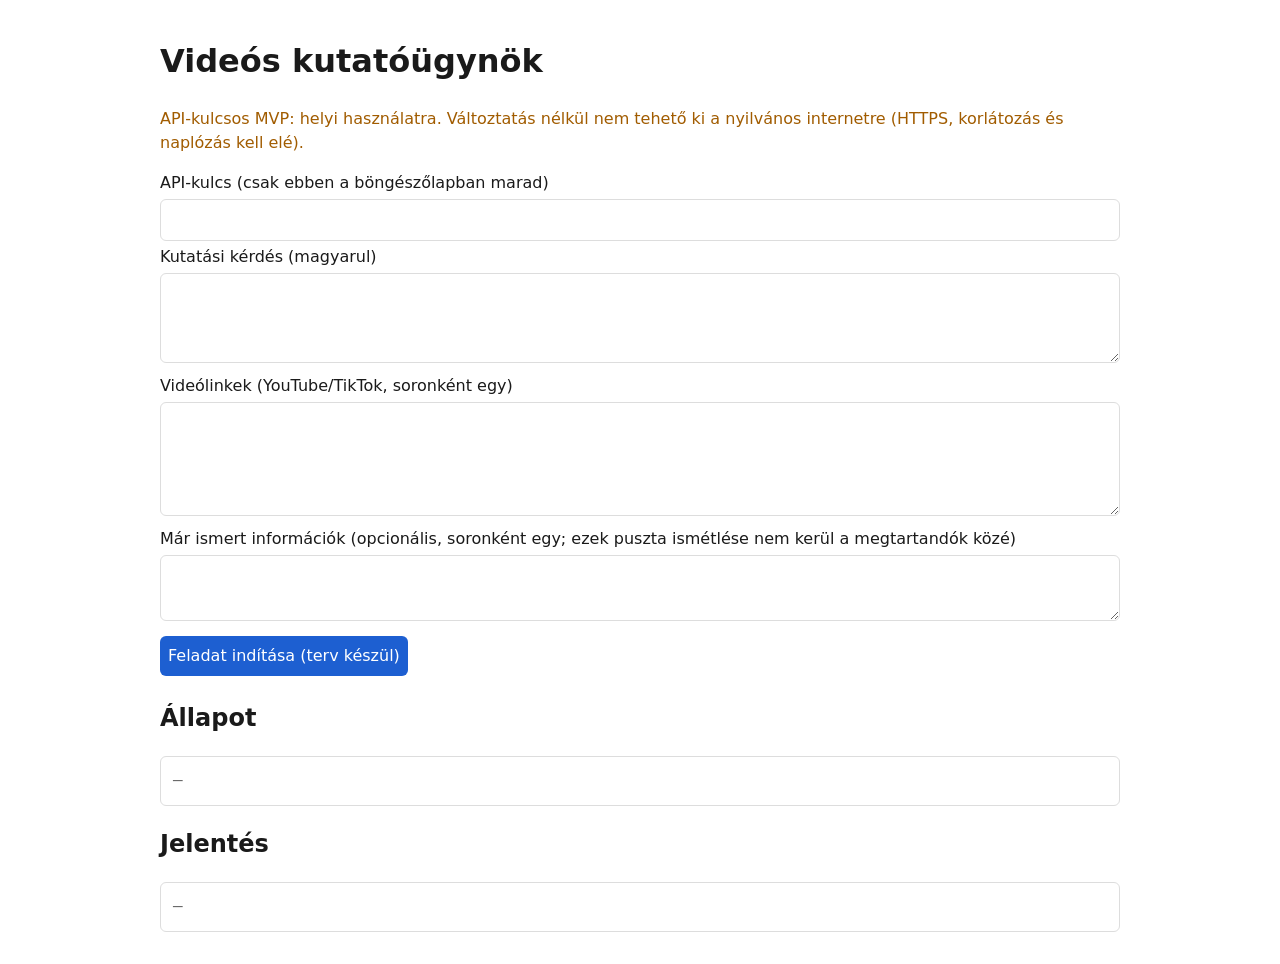
<file: video_research/templates/index.html>
<!doctype html>
<html lang="hu"><head><meta charset="utf-8"><meta name="viewport" content="width=device-width,initial-scale=1">
<title>Videós kutatóügynök</title>
<style>
:root{--bg:#fff;--fg:#1a1a1a;--mut:#666;--line:#ddd;--acc:#1d5fd1;--warn:#a15c00}
@media(prefers-color-scheme:dark){:root{--bg:#161616;--fg:#eee;--mut:#aaa;--line:#333;--acc:#6aa3ff;--warn:#f0b050}}
body{background:var(--bg);color:var(--fg);font:16px/1.5 system-ui,sans-serif;max-width:60rem;margin:0 auto;padding:1rem}
textarea,input,button{font:inherit;width:100%;box-sizing:border-box;margin:.25rem 0;padding:.5rem;border:1px solid var(--line);border-radius:6px;background:var(--bg);color:var(--fg)}
button{width:auto;background:var(--acc);color:#fff;border:0;cursor:pointer;margin-right:.5rem}
pre{white-space:pre-wrap;border:1px solid var(--line);padding:.75rem;border-radius:6px;overflow-x:auto}
.warn{color:var(--warn)}.mut{color:var(--mut)}
</style></head><body>
<h1>Videós kutatóügynök</h1>
<p class="warn">API-kulcsos MVP: helyi használatra. Változtatás nélkül nem tehető ki a nyilvános internetre (HTTPS, korlátozás és naplózás kell elé).</p>
<label>API-kulcs (csak ebben a böngészőlapban marad) <input id="key" type="password" autocomplete="off"></label>
<label>Kutatási kérdés (magyarul) <textarea id="q" rows="3"></textarea></label>
<label>Videólinkek (YouTube/TikTok, soronként egy) <textarea id="links" rows="4"></textarea></label>
<label>Már ismert információk (opcionális, soronként egy; ezek puszta ismétlése nem kerül a megtartandók közé) <textarea id="known" rows="2"></textarea></label>
<button id="go">Feladat indítása (terv készül)</button>
<h2>Állapot</h2><pre id="status" class="mut">—</pre>
<div id="approve" hidden><h2>Terv jóváhagyása</h2><pre id="plan"></pre><button id="ok">Jóváhagyom ezt a tervet</button></div>
<h2>Jelentés</h2><div id="cards"></div><pre id="report" class="mut">—</pre>
<p><button id="evb" hidden>Részletes bizonyíték</button><button id="flb" hidden>Szűrési napló</button></p><pre id="more" hidden></pre>
<script>
const $=id=>document.getElementById(id);let jid=null,plan=null,timer=null;
const hdr=()=>({"Authorization":"Bearer "+$("key").value,"Content-Type":"application/json","Idempotency-Key":(crypto.randomUUID?crypto.randomUUID():String(Date.now())+Math.random())});
async function api(path,opt={}){const r=await fetch(path,{...opt,headers:{...hdr(),...(opt.headers||{})}});const t=await r.text();if(!r.ok)throw new Error(r.status+" "+t);return t}
$("go").onclick=async()=>{try{
  const q=$("q").value.trim(),links=$("links").value.split("\n").map(s=>s.trim()).filter(Boolean);
  const out=JSON.parse(await api("/api/jobs",{method:"POST",body:JSON.stringify({request:(q+"\n"+links.join("\n")).trim(),known_information:$("known").value.split("\n").map(x=>x.trim()).filter(Boolean)})}));
  jid=out.job_id;clearInterval(timer);timer=setInterval(poll,2000);poll();
}catch(e){$("status").textContent="Hiba: "+e.message}};
async function poll(){try{
  const v=JSON.parse(await api("/api/jobs/"+jid));$("status").textContent="Állapot: "+v.status+"\nBecsült költség: "+(v.estimated_cost??"nincs megbízható becslés")+" | Rögzített (ismert) költség: "+v.recorded_cost+(v.error?"\nHibák/hiányok: "+v.error:"")+"\nLépések: "+Object.entries(v.steps).map(([k,s])=>k+"="+s.status).join(", ");
  if(v.status==="awaiting_approval"){plan=v.plan;$("plan").textContent=JSON.stringify(plan,null,2);$("approve").hidden=false}else $("approve").hidden=true;
  if(["completed","partially_completed","failed","cancelled"].includes(v.status)){clearInterval(timer);
    try{await showReport()}catch(e){$("report").textContent="Nincs jelentés: "+e.message}}
}catch(e){$("status").textContent="Hiba: "+e.message}}
const LABELS=[["useful","hasznos"],["not_relevant","nem releváns"],["already_known","már ismert"],["extracted_wrong","hibásan kinyert"],["needs_check","további ellenőrzést igényel"]];
function card(f,kind){const d=document.createElement("div");d.style.cssText="border:1px solid var(--line);border-radius:6px;padding:.5rem;margin:.5rem 0";
  const h=document.createElement("strong");h.textContent=f.statement_hu;d.appendChild(h);
  const m=document.createElement("div");m.className="mut";m.textContent=kind+" · "+f.category+" · "+f.evidence_status+(f.condition?" · feltétel: "+f.condition:"")+(f.version?" · verzió: "+f.version:"")+(f.lead_reasons.length?" · ok: "+f.lead_reasons.join("; "):"");d.appendChild(m);
  if(f.verification_question){const q=document.createElement("div");q.className="warn";q.textContent="Ellenőrzési kérdés: "+f.verification_question;d.appendChild(q)}
  if(f.extends_known){const k=document.createElement("div");k.className="mut";k.textContent="Az ismert információhoz ad újat: "+f.extends_known;d.appendChild(k)}
  f.sources.forEach(s=>{const l=document.createElement("div");const t=(s.title||s.url||"")+(s.timestamp!=null?" @"+Math.floor(s.timestamp/60)+":"+String(Math.floor(s.timestamp%60)).padStart(2,"0"):"");
    if(s.url&&s.url.startsWith("https://")){const a=document.createElement("a");a.href=s.url;a.rel="noopener noreferrer";a.target="_blank";a.textContent=t;l.appendChild(a)}else l.textContent=t;d.appendChild(l)});
  const st=document.createElement("div");st.className="mut";st.textContent=f.feedback?"Visszajelzés: "+(LABELS.find(x=>x[0]===f.feedback)||[0,f.feedback])[1]:"";
  LABELS.forEach(([k,txt])=>{const b=document.createElement("button");b.textContent=txt;b.style.cssText="font-size:.8rem;padding:.2rem .4rem;margin:.2rem .2rem 0 0";
    b.onclick=async()=>{try{await api("/api/jobs/"+jid+"/findings/"+f.id+"/feedback",{method:"POST",body:JSON.stringify({label:k})});st.textContent="Visszajelzés: "+txt+" (tárolva; modellbetanítás nincs)"}catch(e){st.textContent="Hiba: "+e.message}};d.appendChild(b)});
  d.appendChild(st);return d}
async function showReport(){const r=JSON.parse(await api("/api/jobs/"+jid+"/report"));const c=$("cards");c.textContent="";
  const sum=document.createElement("p");sum.textContent=r.summary;c.appendChild(sum);
  if(r.no_result_note){const n=document.createElement("p");n.className="warn";n.textContent=r.no_result_note;c.appendChild(n)}
  const grp=(title,list,kind)=>{if(!list.length)return;const h=document.createElement("h3");h.textContent=title;c.appendChild(h);list.forEach(f=>c.appendChild(card(f,kind)))};
  grp("Megtartandó információk",r.keep,"megtartandó");grp("Ellenőrizendő nyomok",r.leads,"nyom");
  const cv=r.coverage||{};const cp=document.createElement("p");cp.className=cv.complete?"mut":"warn";
  cp.textContent="Lefedettség: "+(cv.videos_processed??0)+"/"+(cv.videos_identified??0)+" videó feldolgozva"+(cv.complete?"":" — HIÁNYOS ("+((cv.limits_hit||[]).join(", ")||"hiba vagy hiányzó átirat")+"); erőforráskeret miatti hiány, nem tartalmi kvóta");c.appendChild(cp);
  if(r.known_information_repeats){const kp=document.createElement("p");kp.className="mut";kp.textContent="Ismert információt ismétlő részlet: "+r.known_information_repeats+" (nem került a fő jelentésbe; nem független megerősítés)";c.appendChild(kp)}
  const sk=document.createElement("p");sk.className="mut";sk.textContent="Kihagyott részletek: "+(Object.entries(r.skipped_by_reason).map(([k,v])=>k+"="+v).join(", ")||"nincs");c.appendChild(sk);
  const miss=r.missing_information.length?"Hiányok:\n"+r.missing_information.join("\n"):"";$("report").textContent=miss;$("report").hidden=!miss;
  $("evb").hidden=false;$("flb").hidden=false}
$("evb").onclick=async()=>{$("more").hidden=false;$("more").textContent=await api("/api/jobs/"+jid+"/evidence?format=markdown")};
$("flb").onclick=async()=>{$("more").hidden=false;$("more").textContent=await api("/api/jobs/"+jid+"/filter-log?format=markdown")};
$("ok").onclick=async()=>{try{await api("/api/jobs/"+jid+"/approve",{method:"POST",body:JSON.stringify({plan_hash:plan.plan_hash})});$("approve").hidden=true;poll()}catch(e){$("status").textContent="Hiba: "+e.message}};
</script></body></html>
</file>
